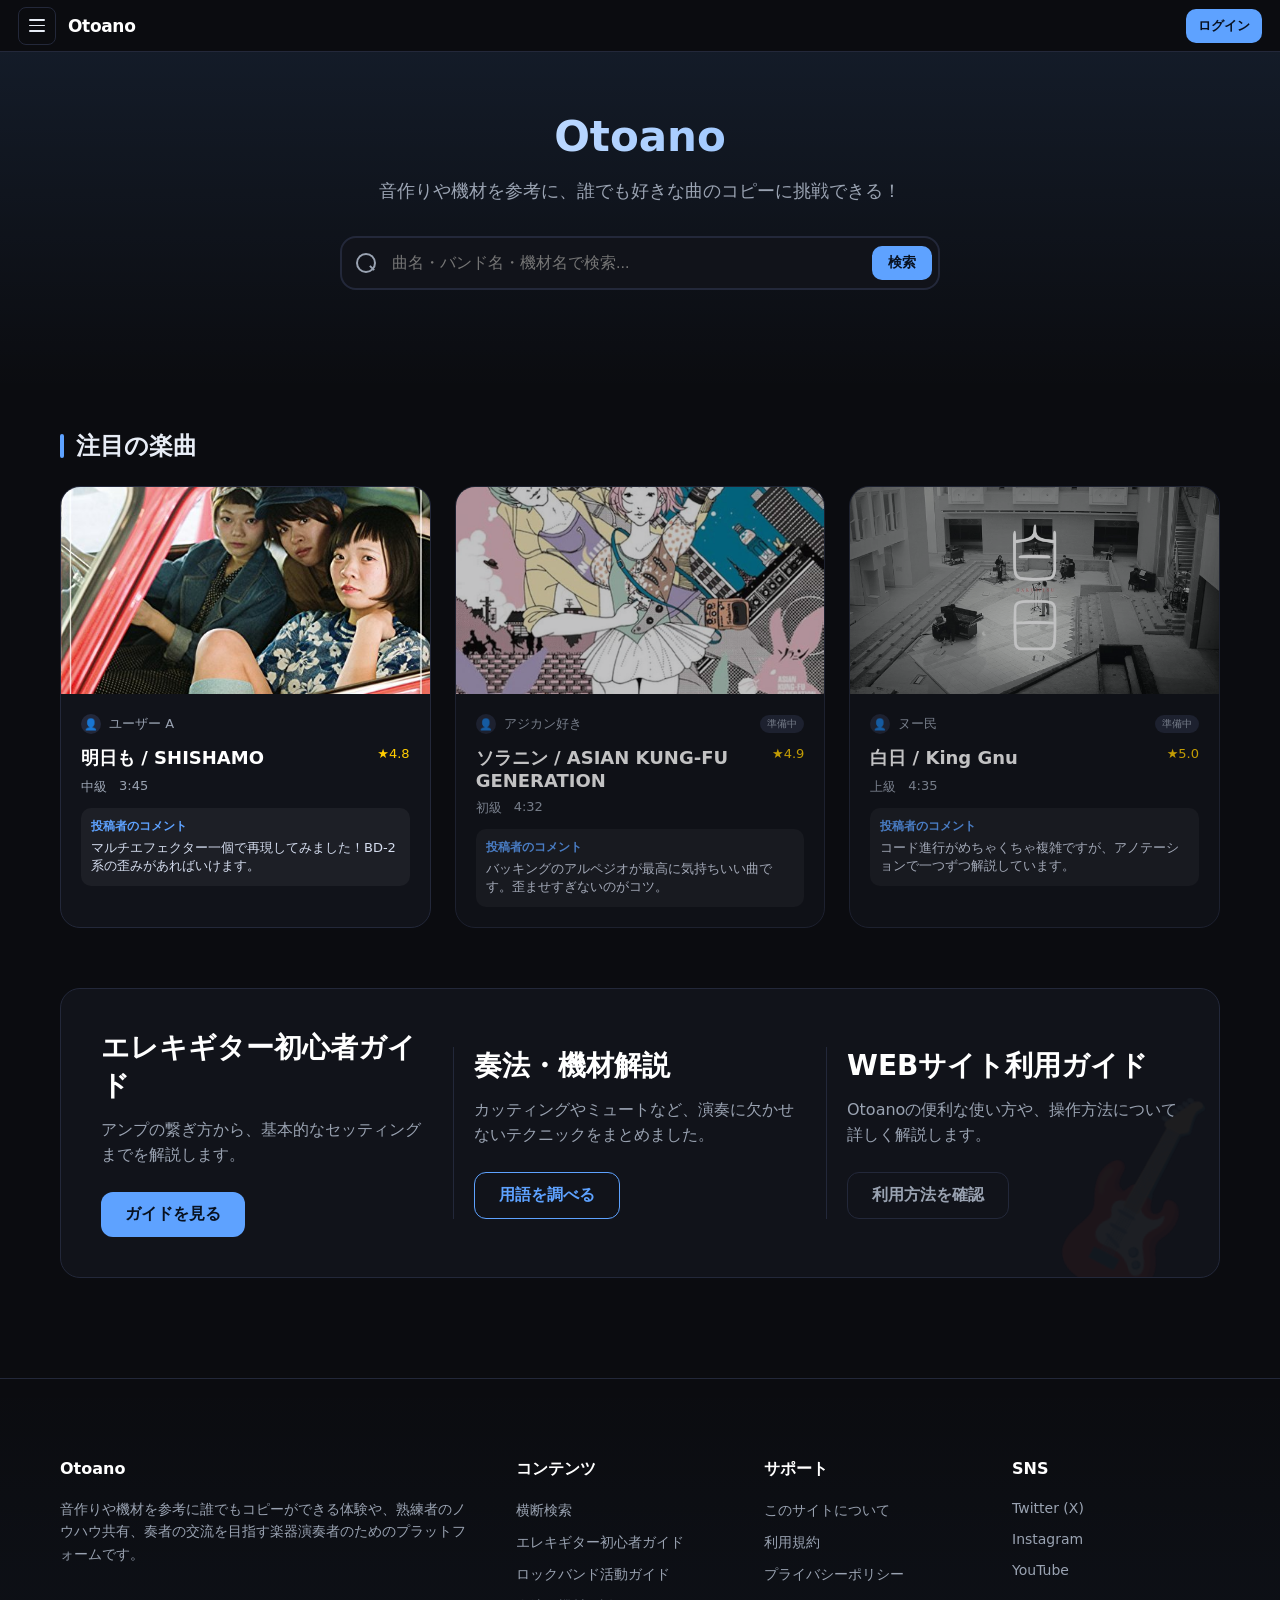
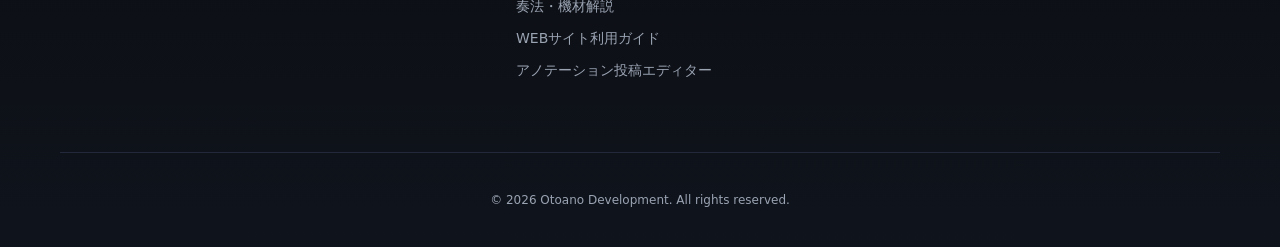
<file: index.html>
<!doctype html>
<html lang="ja">
<head>
  <meta charset="utf-8" />
  <meta name="viewport" content="width=device-width,initial-scale=1" />
  <title>Otoano Portal - 音楽学習ポータル</title>
  <link rel="stylesheet" href="style.css" />
</head>
<body>
<header>
  <button class="nav-btn" id="navBtn" aria-label="メニューを開く"><span></span><span></span><span></span></button>
  <a href="index.html" class="site-logo">Otoano</a>
  <div style="flex:1"></div>
  <button id="loginBtn">ログイン</button>
</header>


<section class="hero">
  <div class="container">
    <h1>Otoano</h1>
    <p>音作りや機材を参考に、誰でも好きな曲のコピーに挑戦できる！</p>
    
    <div class="search-wrap">
      <input type="text" placeholder="曲名・バンド名・機材名で検索..." id="searchInput" autocomplete="off" />
      <button class="search-submit-btn" id="searchSubmitBtn">検索</button>
    </div>
  </div>
</section>

<main class="container" style="display: block;">
  <h2 class="section-title">注目の楽曲</h2>
  <div class="portal-grid" id="songList">
    <p style="color:var(--muted);font-size:14px;grid-column:1/-1;text-align:center;padding:40px 0;">読み込み中…</p>
  </div>

  <section class="guide-banner" style="gap: 20px; flex-wrap: wrap;">
    <div class="text" style="flex: 1; min-width: 250px;">
      <h2>エレキギター初心者ガイド</h2>
      <p>アンプの繋ぎ方から、基本的なセッティングまでを解説します。</p>
      <a href="guide.html" class="btn-primary">ガイドを見る</a>
    </div>
    <div class="text" style="flex: 1; min-width: 250px; border-left: 1px solid var(--line); padding-left: 20px;">
      <h2>奏法・機材解説</h2>
      <p>カッティングやミュートなど、演奏に欠かせないテクニックをまとめました。</p>
      <a href="terms.html" class="btn-primary" style="background: transparent; border: 1px solid var(--accent); color: var(--accent);">用語を調べる</a>
    </div>
    <div class="text" style="flex: 1; min-width: 250px; border-left: 1px solid var(--line); padding-left: 20px;">
      <h2>WEBサイト利用ガイド</h2>
      <p>Otoanoの便利な使い方や、操作方法について詳しく解説します。</p>
      <a href="usage-guide.html" class="btn-primary" style="background: transparent; border: 1px solid var(--line); color: var(--muted);">利用方法を確認</a>
    </div>
  </section>
</main>

<footer class="site-footer">
  <div class="container">
    <div class="footer-grid">
      <div class="footer-col">
        <h4>Otoano</h4>
        <p>音作りや機材を参考に誰でもコピーができる体験や、熟練者のノウハウ共有、奏者の交流を目指す楽器演奏者のためのプラットフォームです。</p>
      </div>
      <div class="footer-col">
        <h4>コンテンツ</h4>
        <ul class="footer-links">
          <li><a href="search.html">横断検索</a></li>
          <li><a href="guide.html">エレキギター初心者ガイド</a></li>
          <li><a href="band-guide.html">ロックバンド活動ガイド</a></li>
          <li><a href="terms.html">奏法・機材解説</a></li>
          <li><a href="usage-guide.html">WEBサイト利用ガイド</a></li>
          <li><a href="upload.html">アノテーション投稿エディター</a></li>
        </ul>
      </div>
      <div class="footer-col">
        <h4>サポート</h4>
        <ul class="footer-links">
          <li><a href="#">このサイトについて</a></li>
          <li><a href="#">利用規約</a></li>
          <li><a href="#">プライバシーポリシー</a></li>
        </ul>
      </div>
      <div class="footer-col">
        <h4>SNS</h4>
        <ul class="footer-links">
          <li><a href="#">Twitter (X)</a></li>
          <li><a href="#">Instagram</a></li>
          <li><a href="#">YouTube</a></li>
        </ul>
      </div>
    </div>
    <div style="text-align: center; color: var(--muted); font-size: 12px; border-top: 1px solid var(--line); padding-top: 40px;">
      &copy; 2026 Otoano Development. All rights reserved.
    </div>
  </div>
</footer>
<!-- ナビゲーションパネル -->
<div class="nav-overlay" id="navOverlay"></div>
<nav class="nav-panel" id="navPanel">
  <div class="nav-panel-head">
    <a href="index.html" class="nav-panel-logo">Otoano</a>
    <button class="nav-panel-close" id="navClose">✕</button>
  </div>
  <div class="nav-panel-section">
    <div class="nav-panel-label">メイン</div>
    <a href="index.html" class="nav-current">ホーム</a>
    <a href="search.html">横断検索</a><a href="upload.html">アノテーション投稿</a>
  </div>
  <div class="nav-panel-section">
    <div class="nav-panel-label">ガイド</div>
    <a href="usage-guide.html">サイト利用ガイド</a>
    <a href="guide.html">エレキギター初心者ガイド</a>
    <a href="band-guide.html">バンド活動ガイド</a>
  </div>
  <div class="nav-panel-section">
    <div class="nav-panel-label">辞書</div>
    <a href="terms.html">奏法・機材解説</a>
  </div>
  <div class="nav-panel-section">
    <div class="nav-panel-label">ユーザー情報</div>
    <a href="account.html" class="nav-mypage-link">アカウント</a>
    <a href="history.html" class="nav-mypage-link">プレイ履歴</a>
    <a href="posts.html" class="nav-mypage-link">投稿管理</a>
  </div>
</nav>
<script src="vocab.js"></script>
<script src="songs.js"></script>
<script>
/* ===== 注目の楽曲（songs.json から動的生成） ===== */
loadSongs(function(songs) {
  var grid = document.getElementById('songList');
  var featured = songs.filter(function(s) { return s.featured; });
  if (!featured.length) {
    grid.innerHTML = '<p style="color:var(--muted);grid-column:1/-1;text-align:center;padding:40px;">楽曲が登録されていません。</p>';
    return;
  }
  grid.innerHTML = featured.map(buildCard).join('');
});

/* ===== ホーム検索バー ===== */
(function() {
  var input = document.getElementById('searchInput');
  var btn   = document.getElementById('searchSubmitBtn');

  function goSearch() {
    var q = input.value.trim();
    location.href = 'search.html' + (q ? '?q=' + encodeURIComponent(q) : '');
  }

  if (btn)   btn.addEventListener('click', goSearch);
  if (input) input.addEventListener('keydown', function(e) {
    if (e.key === 'Enter') goSearch();
  });
})();

/* ===== ナビパネル ===== */
(function(){
  var btn=document.getElementById('navBtn'),ov=document.getElementById('navOverlay'),pn=document.getElementById('navPanel'),cl=document.getElementById('navClose');
  function open(){ov.classList.add('open');pn.classList.add('open');}
  function close(){ov.classList.remove('open');pn.classList.remove('open');}
  if(btn)btn.addEventListener('click',open);
  if(cl)cl.addEventListener('click',close);
  if(ov)ov.addEventListener('click',close);
})();
</script>
</body>
</html>
</file>
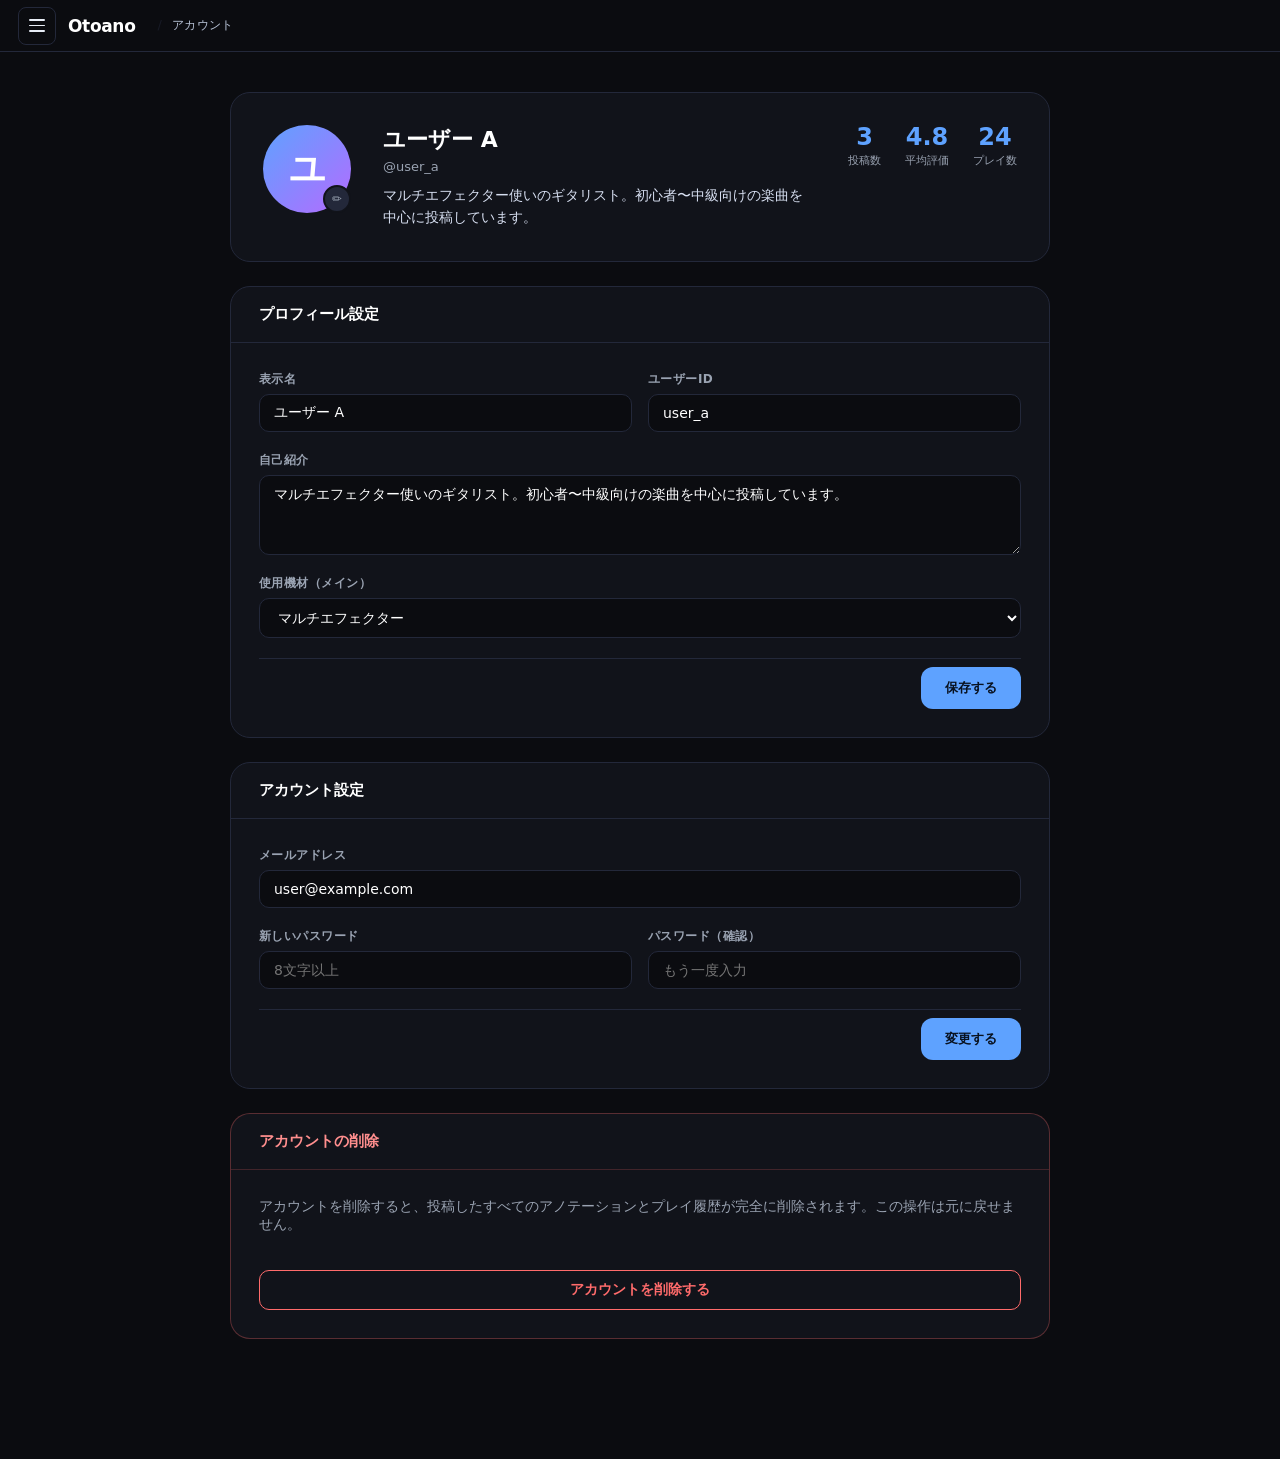
<file: account.html>
<!doctype html>
<html lang="ja">
<head>
  <meta charset="utf-8" />
  <meta name="viewport" content="width=device-width,initial-scale=1" />
  <title>アカウント - Otoano</title>
  <link rel="stylesheet" href="style.css" />
  <style>
    .account-wrap { max-width: 860px; margin: 40px auto; padding: 0 20px 80px; display: grid; gap: 24px; }

    .profile-card { background: var(--panel); border: 1px solid var(--line); border-radius: 20px; padding: 32px; display: flex; gap: 32px; align-items: flex-start; }
    .avatar-wrap { position: relative; flex-shrink: 0; }
    .avatar-circle { width: 88px; height: 88px; border-radius: 50%; background: linear-gradient(135deg, var(--accent), #b46bff); display: flex; align-items: center; justify-content: center; font-size: 36px; font-weight: 800; color: #fff; }
    .avatar-edit { position: absolute; bottom: 0; right: 0; width: 28px; height: 28px; background: var(--line); border: 2px solid var(--panel); border-radius: 50%; display: flex; align-items: center; justify-content: center; cursor: pointer; font-size: 12px; color: var(--muted); transition: background 0.2s; }
    .avatar-edit:hover { background: var(--accent); color: #08111f; }

    .profile-meta { flex: 1; }
    .profile-meta h1 { margin: 0 0 4px; font-size: 22px; color: #fff; }
    .profile-meta .handle { font-size: 13px; color: var(--muted); margin-bottom: 10px; }
    .profile-meta .bio { font-size: 14px; color: #d6def0; line-height: 1.6; margin: 0; }

    .profile-stats { display: flex; gap: 24px; flex-shrink: 0; }
    .stat-item { text-align: center; }
    .stat-num { font-size: 24px; font-weight: 800; color: var(--accent); line-height: 1; }
    .stat-label { font-size: 11px; color: var(--muted); margin-top: 4px; }

    .settings-card { background: var(--panel); border: 1px solid var(--line); border-radius: 20px; overflow: hidden; }
    .settings-card-head { padding: 18px 28px; border-bottom: 1px solid var(--line); display: flex; align-items: center; justify-content: space-between; }
    .settings-card-head h2 { margin: 0; font-size: 15px; color: #fff; font-weight: 700; }
    .settings-card-body { padding: 28px; display: grid; gap: 20px; }

    .field { display: grid; gap: 6px; }
    .field label { font-size: 12px; color: var(--muted); font-weight: 600; letter-spacing: 0.04em; }
    .field input, .field textarea, .field select {
      background: var(--bg); border: 1px solid var(--line); border-radius: 10px;
      color: #fff; padding: 10px 14px; font-size: 14px; font-family: inherit;
      transition: border-color 0.2s; width: 100%;
    }
    .field input:focus, .field textarea:focus { outline: none; border-color: var(--accent); }
    .field textarea { resize: vertical; min-height: 80px; }
    .field-row { display: grid; grid-template-columns: 1fr 1fr; gap: 16px; }

    .save-row { display: flex; justify-content: flex-end; padding-top: 8px; border-top: 1px solid var(--line); }
    .btn-danger { background: transparent; border: 1px solid #ff6b6b; color: #ff6b6b; padding: 10px 20px; border-radius: 10px; cursor: pointer; font-size: 14px; font-weight: 600; transition: background 0.2s; }
    .btn-danger:hover { background: rgba(255,107,107,0.1); }

    .danger-zone { border-color: rgba(255,107,107,0.3); }
    .danger-zone .settings-card-head { border-bottom-color: rgba(255,107,107,0.2); }
    .danger-zone .settings-card-head h2 { color: #ff8e8e; }

    @media (max-width: 640px) {
      .profile-card { flex-direction: column; gap: 20px; }
      .profile-stats { gap: 16px; }
      .field-row { grid-template-columns: 1fr; }
    }
  </style>
</head>
<body>
<header>
  <button class="nav-btn" id="navBtn" aria-label="メニューを開く"><span></span><span></span><span></span></button>
  <a href="index.html" class="site-logo">Otoano</a>
  <span class="header-page-label">アカウント</span>
  <div style="flex:1"></div>
</header>

<div class="account-wrap">

  <!-- プロフィールカード -->
  <div class="profile-card">
    <div class="avatar-wrap">
      <div class="avatar-circle">ユ</div>
      <div class="avatar-edit" title="アイコンを変更">✏</div>
    </div>
    <div class="profile-meta">
      <h1>ユーザー A</h1>
      <div class="handle">@user_a</div>
      <p class="bio">マルチエフェクター使いのギタリスト。初心者〜中級向けの楽曲を中心に投稿しています。</p>
    </div>
    <div class="profile-stats">
      <div class="stat-item">
        <div class="stat-num">3</div>
        <div class="stat-label">投稿数</div>
      </div>
      <div class="stat-item">
        <div class="stat-num">4.8</div>
        <div class="stat-label">平均評価</div>
      </div>
      <div class="stat-item">
        <div class="stat-num">24</div>
        <div class="stat-label">プレイ数</div>
      </div>
    </div>
  </div>

  <!-- プロフィール設定 -->
  <div class="settings-card">
    <div class="settings-card-head">
      <h2>プロフィール設定</h2>
    </div>
    <div class="settings-card-body">
      <div class="field-row">
        <div class="field">
          <label>表示名</label>
          <input type="text" value="ユーザー A" />
        </div>
        <div class="field">
          <label>ユーザーID</label>
          <input type="text" value="user_a" />
        </div>
      </div>
      <div class="field">
        <label>自己紹介</label>
        <textarea>マルチエフェクター使いのギタリスト。初心者〜中級向けの楽曲を中心に投稿しています。</textarea>
      </div>
      <div class="field">
        <label>使用機材（メイン）</label>
        <select>
          <option>マルチエフェクター</option>
          <option>ストラトタイプ</option>
          <option>レスポールタイプ</option>
          <option>真空管アンプ</option>
        </select>
      </div>
      <div class="save-row">
        <button class="btn-primary" onclick="alert('保存しました')">保存する</button>
      </div>
    </div>
  </div>

  <!-- アカウント設定 -->
  <div class="settings-card">
    <div class="settings-card-head">
      <h2>アカウント設定</h2>
    </div>
    <div class="settings-card-body">
      <div class="field">
        <label>メールアドレス</label>
        <input type="email" value="user@example.com" />
      </div>
      <div class="field-row">
        <div class="field">
          <label>新しいパスワード</label>
          <input type="password" placeholder="8文字以上" />
        </div>
        <div class="field">
          <label>パスワード（確認）</label>
          <input type="password" placeholder="もう一度入力" />
        </div>
      </div>
      <div class="save-row">
        <button class="btn-primary" onclick="alert('変更しました')">変更する</button>
      </div>
    </div>
  </div>

  <!-- 危険ゾーン -->
  <div class="settings-card danger-zone">
    <div class="settings-card-head">
      <h2>アカウントの削除</h2>
    </div>
    <div class="settings-card-body">
      <p style="font-size:14px; color:var(--muted); margin:0 0 16px;">アカウントを削除すると、投稿したすべてのアノテーションとプレイ履歴が完全に削除されます。この操作は元に戻せません。</p>
      <button class="btn-danger" onclick="alert('この機能は現在利用できません')">アカウントを削除する</button>
    </div>
  </div>

</div>

<div class="nav-overlay" id="navOverlay"></div>
<nav class="nav-panel" id="navPanel">
  <div class="nav-panel-head">
    <a href="index.html" class="nav-panel-logo">Otoano</a>
    <button class="nav-panel-close" id="navClose">✕</button>
  </div>
  <div class="nav-panel-section">
    <div class="nav-panel-label">メイン</div>
    <a href="index.html">ホーム</a>
    <a href="search.html">横断検索</a><a href="upload.html">アノテーション投稿</a>
  </div>
  <div class="nav-panel-section">
    <div class="nav-panel-label">ガイド</div>
    <a href="usage-guide.html">サイト利用ガイド</a>
    <a href="guide.html">エレキギター初心者ガイド</a>
    <a href="band-guide.html">バンド活動ガイド</a>
  </div>
  <div class="nav-panel-section">
    <div class="nav-panel-label">辞書</div>
    <a href="terms.html">奏法・機材解説</a>
  </div>
  <div class="nav-panel-section">
    <div class="nav-panel-label">ユーザー情報</div>
    <a href="account.html" class="nav-current">アカウント</a>
    <a href="history.html" class="nav-mypage-link">プレイ履歴</a>
    <a href="posts.html" class="nav-mypage-link">投稿管理</a>
  </div>
</nav>
<script>
(function(){
  var btn=document.getElementById('navBtn'),ov=document.getElementById('navOverlay'),pn=document.getElementById('navPanel'),cl=document.getElementById('navClose');
  function open(){ov.classList.add('open');pn.classList.add('open');}
  function close(){ov.classList.remove('open');pn.classList.remove('open');}
  if(btn)btn.addEventListener('click',open);
  if(cl)cl.addEventListener('click',close);
  if(ov)ov.addEventListener('click',close);
})();
</script>
</body>
</html>
</file>
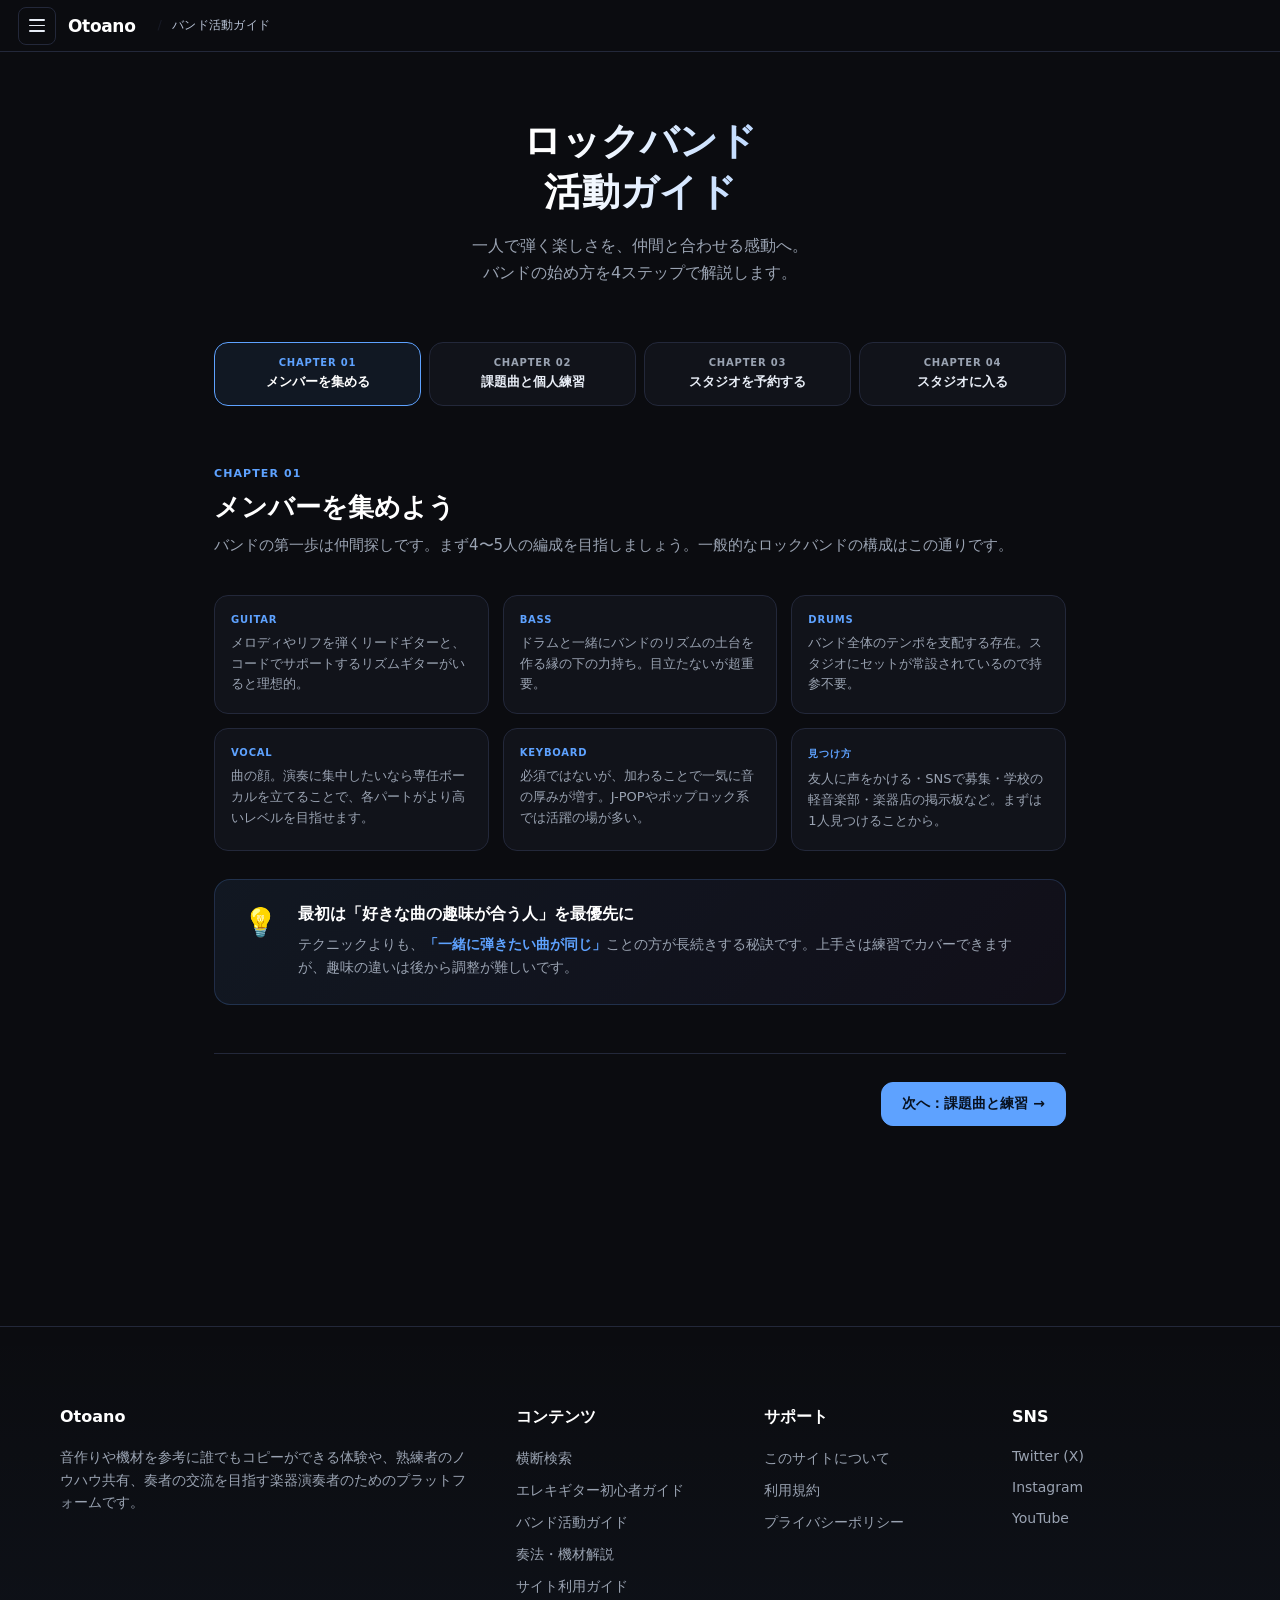
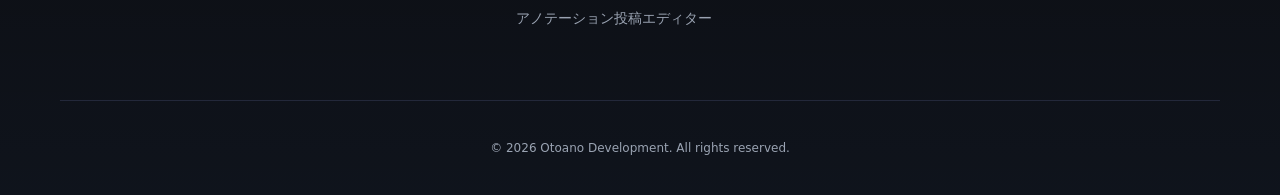
<file: band-guide.html>
<!doctype html>
<html lang="ja">
<head>
  <meta charset="utf-8" />
  <meta name="viewport" content="width=device-width,initial-scale=1" />
  <title>バンド活動ガイド - Otoano</title>
  <link rel="stylesheet" href="style.css" />
  <style>
    .guide-page { max-width: 900px; margin: 0 auto; padding: 0 24px 100px; }

    .page-hero { padding: 64px 0 56px; text-align: center; }
    .page-hero h1 { font-size: 38px; font-weight: 900; margin: 0 0 14px; background: linear-gradient(90deg,#fff 40%,var(--accent)); -webkit-background-clip:text; -webkit-text-fill-color:transparent; }
    .page-hero p { font-size: 16px; color: var(--muted); line-height: 1.7; max-width: 500px; margin: 0 auto; }

    /* Chapter tabs */
    .chapter-nav { display: grid; grid-template-columns: repeat(4, 1fr); gap: 8px; margin-bottom: 56px; }
    .chapter-btn { background: var(--panel); border: 1px solid var(--line); border-radius: 14px; padding: 14px 10px; cursor: pointer; font-family: inherit; text-align: center; transition: all 0.2s; }
    .chapter-btn:hover { border-color: rgba(94,162,255,0.4); }
    .chapter-btn.active { border-color: var(--accent); background: rgba(94,162,255,0.08); }
    .chapter-btn .ch-num { font-size: 10px; color: var(--muted); font-weight: 700; letter-spacing: 0.08em; margin-bottom: 6px; }
    .chapter-btn .ch-title { font-size: 13px; font-weight: 700; color: var(--text); line-height: 1.3; }
    .chapter-btn.active .ch-num { color: var(--accent); }
    .chapter-btn.active .ch-title { color: #fff; }

    /* Sections */
    .g-section { display: none; animation: fadeIn 0.3s ease; }
    .g-section.active { display: block; }
    @keyframes fadeIn { from { opacity:0; transform:translateY(8px); } to { opacity:1; transform:translateY(0); } }

    .section-tag { display: inline-block; font-size: 11px; font-weight: 700; color: var(--accent); letter-spacing: 0.1em; margin-bottom: 10px; }
    .section-heading { font-size: 26px; font-weight: 800; color: #fff; margin: 0 0 8px; }
    .section-lead { font-size: 15px; color: var(--muted); line-height: 1.7; margin: 0 0 36px; }

    /* Highlight block */
    .highlight-block { background: linear-gradient(135deg, rgba(94,162,255,0.08), rgba(180,107,255,0.04)); border: 1px solid rgba(94,162,255,0.2); border-radius: 16px; padding: 24px 28px; margin-bottom: 28px; display: flex; gap: 20px; align-items: flex-start; }
    .hl-icon { font-size: 28px; flex-shrink: 0; margin-top: 2px; }
    .hl-body h3 { font-size: 16px; font-weight: 700; color: #fff; margin: 0 0 8px; }
    .hl-body p { font-size: 14px; color: #9aa3b2; line-height: 1.7; margin: 0; }
    .hl-body strong { color: var(--accent); }

    /* Tips grid */
    .tips-grid { display: grid; grid-template-columns: repeat(3, 1fr); gap: 14px; margin-bottom: 28px; }
    .tip-card { background: var(--panel); border: 1px solid var(--line); border-radius: 14px; padding: 18px 16px; }
    .tip-card .tip-label { font-size: 10px; font-weight: 700; color: var(--accent); letter-spacing: 0.08em; margin-bottom: 8px; }
    .tip-card p { font-size: 13px; color: #9aa3b2; line-height: 1.6; margin: 0; }

    /* Two-col layout */
    .two-col { display: grid; grid-template-columns: 1fr 1fr; gap: 20px; margin-bottom: 28px; }
    .col-card { background: var(--panel); border: 1px solid var(--line); border-radius: 16px; padding: 24px 20px; }
    .col-card h4 { font-size: 14px; font-weight: 700; color: #fff; margin: 0 0 14px; display: flex; align-items: center; gap: 8px; }
    .col-card h4::before { content: ''; width: 3px; height: 14px; background: var(--accent); border-radius: 2px; flex-shrink: 0; }
    .col-card ul { padding-left: 16px; margin: 0; }
    .col-card li { font-size: 13px; color: #9aa3b2; line-height: 1.7; margin-bottom: 6px; }
    .col-card li::marker { color: var(--accent); }

    /* Steps */
    .steps { display: flex; flex-direction: column; }
    .step-row { display: grid; grid-template-columns: 52px 1fr; gap: 20px; position: relative; }
    .step-row:not(:last-child)::after { content: ''; position: absolute; left: 24px; top: 56px; bottom: -6px; width: 2px; background: linear-gradient(to bottom, var(--accent), var(--line)); }
    .step-num { width: 48px; height: 48px; border-radius: 50%; background: linear-gradient(135deg, var(--accent), #7ab8ff); color: #08111f; display: flex; align-items: center; justify-content: center; font-size: 16px; font-weight: 900; flex-shrink: 0; box-shadow: 0 4px 12px rgba(94,162,255,0.25); }
    .step-body { padding: 10px 0 36px; }
    .step-body h3 { font-size: 16px; font-weight: 700; color: #fff; margin: 0 0 8px; }
    .step-body p { font-size: 14px; color: #9aa3b2; line-height: 1.7; margin: 0; }

    /* Timeline for studio */
    .timeline { display: flex; flex-direction: column; gap: 12px; margin-bottom: 28px; }
    .tl-item { display: flex; gap: 16px; align-items: flex-start; background: var(--panel); border: 1px solid var(--line); border-radius: 14px; padding: 16px 18px; }
    .tl-time { font-size: 12px; font-weight: 700; color: var(--accent); white-space: nowrap; padding-top: 2px; min-width: 56px; }
    .tl-body h4 { font-size: 14px; font-weight: 700; color: #fff; margin: 0 0 4px; }
    .tl-body p { font-size: 12px; color: var(--muted); margin: 0; line-height: 1.5; }

    /* Accent note */
    .accent-note { background: rgba(94,162,255,0.06); border: 1px solid rgba(94,162,255,0.15); border-left: 3px solid var(--accent); border-radius: 0 12px 12px 0; padding: 14px 18px; font-size: 14px; color: #d6def0; line-height: 1.6; margin-bottom: 28px; }

    /* Nav */
    .section-nav { display: flex; justify-content: space-between; margin-top: 48px; padding-top: 28px; border-top: 1px solid var(--line); }
    .nav-link-btn { display: flex; align-items: center; gap: 8px; background: var(--panel); border: 1px solid var(--line); border-radius: 12px; padding: 12px 20px; color: var(--text); font-size: 14px; font-weight: 600; cursor: pointer; transition: border-color 0.2s, color 0.2s; font-family: inherit; }
    .nav-link-btn:hover { border-color: var(--accent); color: var(--accent); }
    .nav-link-btn.primary { background: var(--accent); border-color: var(--accent); color: #08111f; }
    .nav-link-btn.primary:hover { opacity: 0.9; color: #08111f; }

    /* CTA */
    .cta-box { background: linear-gradient(135deg, rgba(94,162,255,0.1), rgba(180,107,255,0.05)); border: 1px solid rgba(94,162,255,0.2); border-radius: 24px; padding: 48px 40px; text-align: center; margin-top: 40px; }
    .cta-box h2 { font-size: 22px; color: #fff; margin: 0 0 10px; }
    .cta-box p { color: var(--muted); font-size: 14px; margin: 0 0 24px; }

    @media (max-width: 640px) {
      .chapter-nav { grid-template-columns: repeat(2, 1fr); }
      .two-col, .tips-grid { grid-template-columns: 1fr; }
      .page-hero h1 { font-size: 28px; }
    }
  </style>
</head>
<body>
<header>
  <button class="nav-btn" id="navBtn" aria-label="メニューを開く"><span></span><span></span><span></span></button>
  <a href="index.html" class="site-logo">Otoano</a>
  <span class="header-page-label">バンド活動ガイド</span>
  <div style="flex:1"></div>
</header>

<div class="guide-page">
  <div class="page-hero">
    <h1>ロックバンド<br>活動ガイド</h1>
    <p>一人で弾く楽しさを、仲間と合わせる感動へ。<br>バンドの始め方を4ステップで解説します。</p>
  </div>

  <!-- Chapter nav -->
  <div class="chapter-nav">
    <button class="chapter-btn active" onclick="showSection(0)">
      <div class="ch-num">CHAPTER 01</div>
      <div class="ch-title">メンバーを集める</div>
    </button>
    <button class="chapter-btn" onclick="showSection(1)">
      <div class="ch-num">CHAPTER 02</div>
      <div class="ch-title">課題曲と個人練習</div>
    </button>
    <button class="chapter-btn" onclick="showSection(2)">
      <div class="ch-num">CHAPTER 03</div>
      <div class="ch-title">スタジオを予約する</div>
    </button>
    <button class="chapter-btn" onclick="showSection(3)">
      <div class="ch-num">CHAPTER 04</div>
      <div class="ch-title">スタジオに入る</div>
    </button>
  </div>

  <!-- CH 01: メンバー集め -->
  <div class="g-section active" id="gs-0">
    <div class="section-tag">CHAPTER 01</div>
    <div class="section-heading">メンバーを集めよう</div>
    <p class="section-lead">バンドの第一歩は仲間探しです。まず4〜5人の編成を目指しましょう。一般的なロックバンドの構成はこの通りです。</p>

    <div class="tips-grid">
      <div class="tip-card"><div class="tip-label">GUITAR</div><p>メロディやリフを弾くリードギターと、コードでサポートするリズムギターがいると理想的。</p></div>
      <div class="tip-card"><div class="tip-label">BASS</div><p>ドラムと一緒にバンドのリズムの土台を作る縁の下の力持ち。目立たないが超重要。</p></div>
      <div class="tip-card"><div class="tip-label">DRUMS</div><p>バンド全体のテンポを支配する存在。スタジオにセットが常設されているので持参不要。</p></div>
      <div class="tip-card"><div class="tip-label">VOCAL</div><p>曲の顔。演奏に集中したいなら専任ボーカルを立てることで、各パートがより高いレベルを目指せます。</p></div>
      <div class="tip-card"><div class="tip-label">KEYBOARD</div><p>必須ではないが、加わることで一気に音の厚みが増す。J-POPやポップロック系では活躍の場が多い。</p></div>
      <div class="tip-card"><div class="tip-label">見つけ方</div><p>友人に声をかける・SNSで募集・学校の軽音楽部・楽器店の掲示板など。まずは1人見つけることから。</p></div>
    </div>

    <div class="highlight-block">
      <div class="hl-icon">💡</div>
      <div class="hl-body">
        <h3>最初は「好きな曲の趣味が合う人」を最優先に</h3>
        <p>テクニックよりも、<strong>「一緒に弾きたい曲が同じ」</strong>ことの方が長続きする秘訣です。上手さは練習でカバーできますが、趣味の違いは後から調整が難しいです。</p>
      </div>
    </div>

    <div class="section-nav"><div></div><button class="nav-link-btn primary" onclick="showSection(1)">次へ：課題曲と練習 →</button></div>
  </div>

  <!-- CH 02: 個人練習 -->
  <div class="g-section" id="gs-1">
    <div class="section-tag">CHAPTER 02</div>
    <div class="section-heading">課題曲を決めて個人練習</div>
    <p class="section-lead">メンバーが揃ったら、まず全員でコピーする1曲を決めます。そしてスタジオに入る前に、<strong style="color:#fff;">各自が家で弾けるようにしておくこと</strong>が鉄則です。</p>

    <div class="highlight-block">
      <div class="hl-icon">🎯</div>
      <div class="hl-body">
        <h3>なぜ事前練習が大切なのか</h3>
        <p>スタジオは時間制（1時間単位）で費用がかかります。全員が個人練習を済ませてから合わせることで、限られた時間を「アンサンブルの磨き込み」に使えます。<strong>「スタジオで初見」は時間とお金の無駄</strong>になりがちです。</p>
      </div>
    </div>

    <div class="steps">
      <div class="step-row">
        <div class="step-num">1</div>
        <div class="step-body">
          <h3>Otoanoでアノテーションを探す</h3>
          <p>横断検索でコピーしたい曲を検索。コード進行・機材設定・奏法アドバイスが動画と連動して確認できます。投稿者のコメントも参考になります。</p>
        </div>
      </div>
      <div class="step-row">
        <div class="step-num">2</div>
        <div class="step-body">
          <h3>各パートで音源を確認する</h3>
          <p>プレイヤーの「パート別音源」ボタンから、ギター・ベース・ドラムなどのパートを個別に確認できます。自分のパートを集中して耳コピしましょう。</p>
        </div>
      </div>
      <div class="step-row">
        <div class="step-num">3</div>
        <div class="step-body">
          <h3>テンポを落として完璧にしてから上げる</h3>
          <p>最初からフルテンポで練習せず、70〜80%のテンポで正確に弾けるようにしてから徐々に速くするのが上達の近道です。</p>
        </div>
      </div>
    </div>

    <div class="section-nav"><button class="nav-link-btn" onclick="showSection(0)">← 戻る</button><button class="nav-link-btn primary" onclick="showSection(2)">次へ：スタジオ予約 →</button></div>
  </div>

  <!-- CH 03: スタジオ予約 -->
  <div class="g-section" id="gs-2">
    <div class="section-tag">CHAPTER 03</div>
    <div class="section-heading">音楽スタジオを予約しよう</div>
    <p class="section-lead">大きな音を出して合わせるには「リハーサルスタジオ」を使います。初めてでも手順は簡単です。</p>

    <div class="timeline">
      <div class="tl-item">
        <div class="tl-time">STEP 1</div>
        <div class="tl-body"><h4>スタジオを探す</h4><p>「地域名＋リハーサルスタジオ」で検索。チェーン店（サウンドスタジオノア、レインボースタジオなど）は全国展開で安心です。</p></div>
      </div>
      <div class="tl-item">
        <div class="tl-time">STEP 2</div>
        <div class="tl-body"><h4>Webまたは電話で予約</h4><p>日時・時間・人数・部屋のサイズを伝えて予約。初回は代表者が会員登録するのが一般的です。</p></div>
      </div>
      <div class="tl-item">
        <div class="tl-time">STEP 3</div>
        <div class="tl-body"><h4>料金を確認する</h4><p>1時間あたり1,000〜3,000円程度が目安（部屋のサイズや時間帯で変動）。人数で割ると一人あたりの負担は小さいです。</p></div>
      </div>
      <div class="tl-item">
        <div class="tl-time">当日</div>
        <div class="tl-body"><h4>5〜10分前に到着する</h4><p>受付でスタジオ名・予約者名を伝えます。初回は身分証を求められることがあります。</p></div>
      </div>
    </div>

    <div class="section-nav"><button class="nav-link-btn" onclick="showSection(1)">← 戻る</button><button class="nav-link-btn primary" onclick="showSection(3)">次へ：スタジオに入る →</button></div>
  </div>

  <!-- CH 04: スタジオ入り -->
  <div class="g-section" id="gs-3">
    <div class="section-tag">CHAPTER 04</div>
    <div class="section-heading">いざ、スタジオへ！</div>
    <p class="section-lead">「大型アンプを持っていないから…」と心配する必要はありません。スタジオには必要なものがすべて揃っています。</p>

    <div class="two-col">
      <div class="col-card">
        <h4>持っていくもの</h4>
        <ul>
          <li>自分の楽器（ギター・ベース）</li>
          <li>シールド（1〜2本）</li>
          <li>ピック・スティック</li>
          <li>チューナー</li>
          <li>エフェクターがあれば</li>
          <li>楽譜・セトリメモ</li>
        </ul>
      </div>
      <div class="col-card">
        <h4>スタジオにあるもの</h4>
        <ul>
          <li>大型ギターアンプ（Marshall等）</li>
          <li>ベース用アンプ</li>
          <li>ドラムセット一式</li>
          <li>マイク &amp; PAシステム</li>
          <li>モニタースピーカー</li>
          <li>電源タップ</li>
        </ul>
      </div>
    </div>

    <div class="accent-note">
      つまり、<strong>楽器と身の回りの小物さえ持っていけば</strong>、プロと同じ環境で練習できます。大きなアンプを買う必要はありません。
    </div>

    <div class="highlight-block">
      <div class="hl-icon">✓</div>
      <div class="hl-body">
        <h3>スタジオでの練習の進め方</h3>
        <p>①まずサウンドチェック（各楽器の音量バランスを整える）→ ②通し練習で全体の流れを確認 → ③気になるパートを重点的にくり返す、の順で進めると効率的です。最後に必ず通しで録音しておきましょう。</p>
      </div>
    </div>

    <div class="cta-box">
      <h2>初めて音が重なった瞬間の感動を。</h2>
      <p>Otoanoは、バンドを頑張るすべてのミュージシャンを応援しています。<br>まずはコピーする曲を探してみましょう。</p>
      <a href="search.html" class="btn-primary" style="padding:14px 36px; font-size:15px;">練習する曲を探す</a>
    </div>

    <div class="section-nav"><button class="nav-link-btn" onclick="showSection(2)">← 戻る</button><div></div></div>
  </div>
</div>

<footer class="site-footer">
  <div class="container">
    <div class="footer-grid">
      <div class="footer-col"><h4>Otoano</h4><p>音作りや機材を参考に誰でもコピーができる体験や、熟練者のノウハウ共有、奏者の交流を目指す楽器演奏者のためのプラットフォームです。</p></div>
      <div class="footer-col"><h4>コンテンツ</h4><ul class="footer-links"><li><a href="search.html">横断検索</a></li><li><a href="guide.html">エレキギター初心者ガイド</a></li><li><a href="band-guide.html">バンド活動ガイド</a></li><li><a href="terms.html">奏法・機材解説</a></li><li><a href="usage-guide.html">サイト利用ガイド</a></li><li><a href="upload.html">アノテーション投稿エディター</a></li></ul></div>
      <div class="footer-col"><h4>サポート</h4><ul class="footer-links"><li><a href="#">このサイトについて</a></li><li><a href="#">利用規約</a></li><li><a href="#">プライバシーポリシー</a></li></ul></div>
      <div class="footer-col"><h4>SNS</h4><ul class="footer-links"><li><a href="#">Twitter (X)</a></li><li><a href="#">Instagram</a></li><li><a href="#">YouTube</a></li></ul></div>
    </div>
    <div style="text-align:center;color:var(--muted);font-size:12px;border-top:1px solid var(--line);padding-top:40px;">&copy; 2026 Otoano Development. All rights reserved.</div>
  </div>
</footer>
<div class="nav-overlay" id="navOverlay"></div>
<nav class="nav-panel" id="navPanel">
  <div class="nav-panel-head"><a href="index.html" class="nav-panel-logo">Otoano</a><button class="nav-panel-close" id="navClose">✕</button></div>
  <div class="nav-panel-section"><div class="nav-panel-label">メイン</div><a href="index.html">ホーム</a><a href="search.html">横断検索</a><a href="upload.html">アノテーション投稿</a></div>
  <div class="nav-panel-section"><div class="nav-panel-label">ガイド</div><a href="usage-guide.html">サイト利用ガイド</a><a href="guide.html">エレキギター初心者ガイド</a><a href="band-guide.html" class="nav-current">バンド活動ガイド</a></div>
  <div class="nav-panel-section"><div class="nav-panel-label">辞書</div><a href="terms.html">奏法・機材解説</a></div>
  <div class="nav-panel-section"><div class="nav-panel-label">ユーザー情報</div><a href="account.html" class="nav-mypage-link">アカウント</a><a href="history.html" class="nav-mypage-link">プレイ履歴</a><a href="posts.html" class="nav-mypage-link">投稿管理</a></div>
</nav>
<script>
function showSection(idx) {
  document.querySelectorAll('.g-section').forEach(function(el,i){ el.classList.toggle('active', i===idx); });
  document.querySelectorAll('.chapter-btn').forEach(function(btn,i){ btn.classList.toggle('active', i===idx); });
  window.scrollTo({top:0, behavior:'smooth'});
}
(function(){
  var btn=document.getElementById('navBtn'),ov=document.getElementById('navOverlay'),pn=document.getElementById('navPanel'),cl=document.getElementById('navClose');
  function open(){ov.classList.add('open');pn.classList.add('open');}
  function close(){ov.classList.remove('open');pn.classList.remove('open');}
  if(btn)btn.addEventListener('click',open);
  if(cl)cl.addEventListener('click',close);
  if(ov)ov.addEventListener('click',close);
})();
</script>
</body>
</html>
</file>
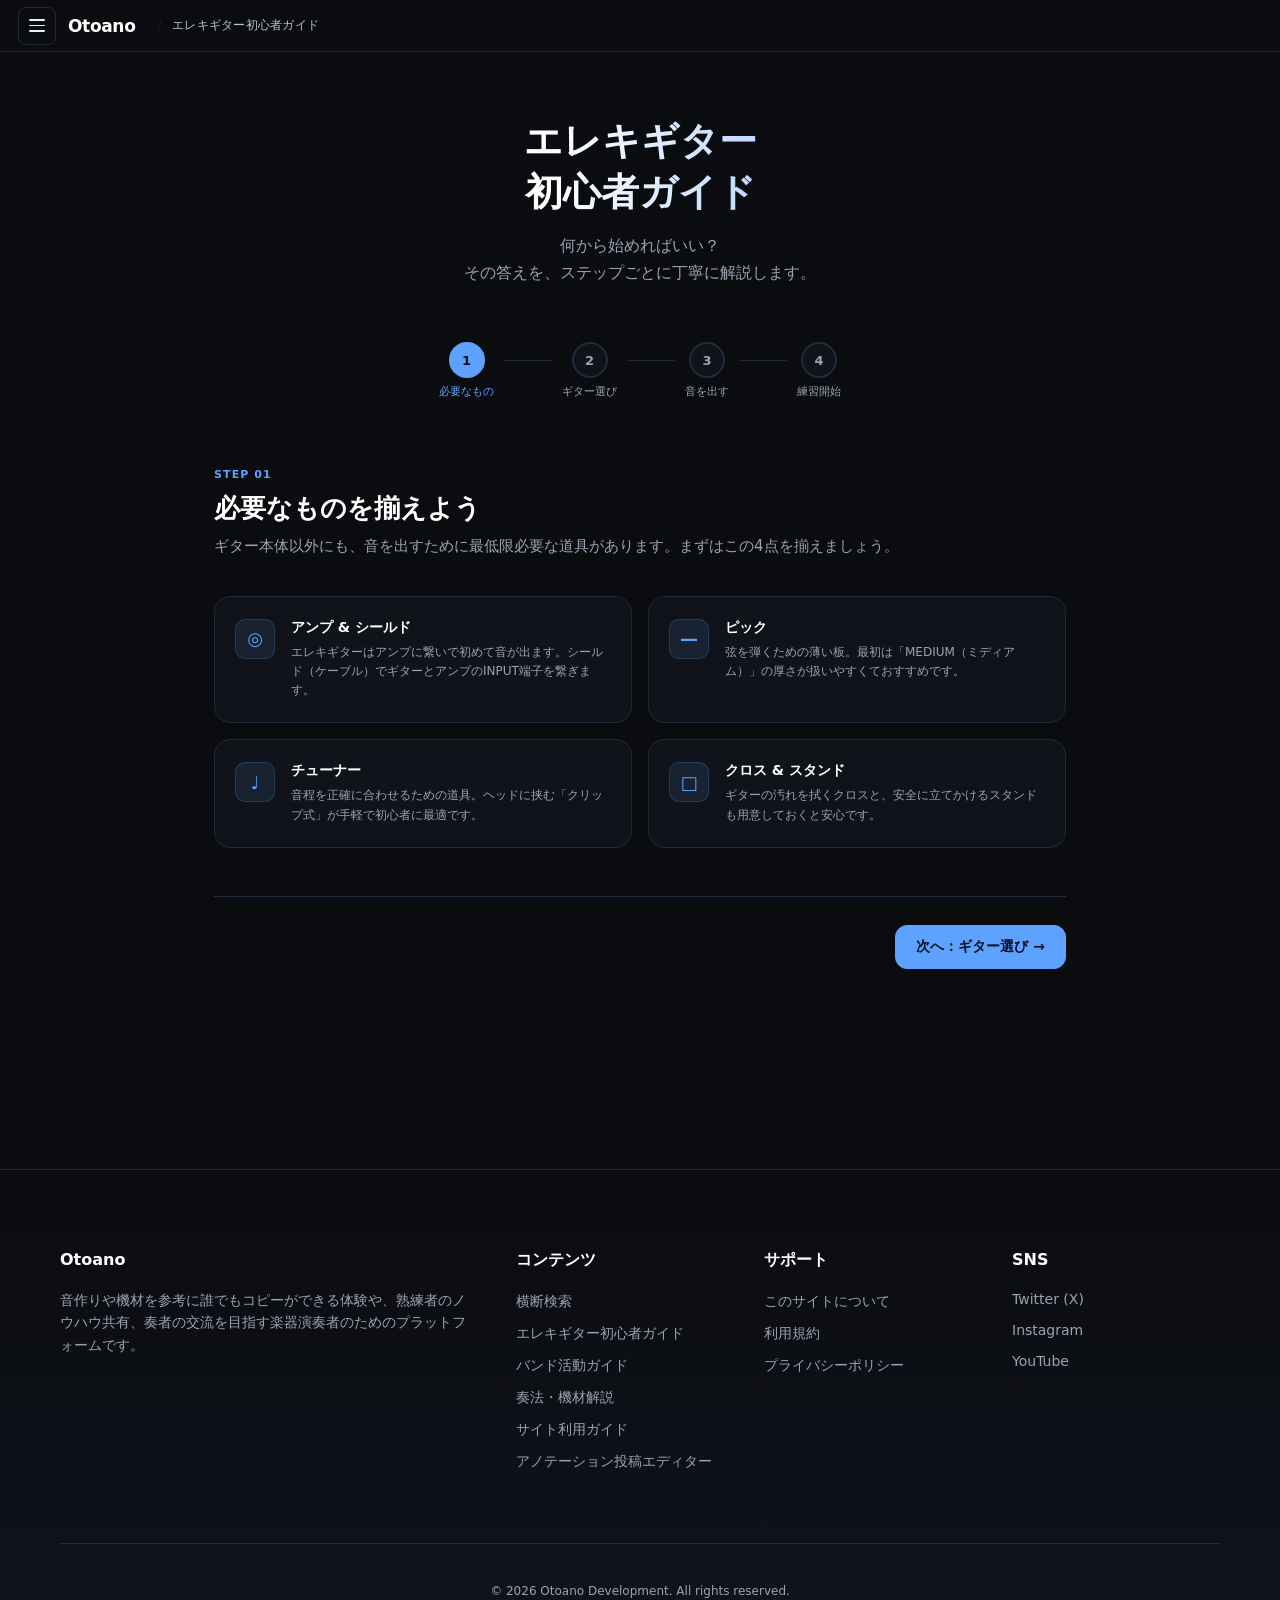
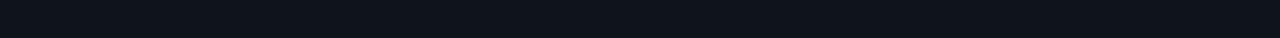
<file: guide.html>
<!doctype html>
<html lang="ja">
<head>
  <meta charset="utf-8" />
  <meta name="viewport" content="width=device-width,initial-scale=1" />
  <title>エレキギター初心者ガイド - Otoano</title>
  <link rel="stylesheet" href="style.css" />
  <style>
    .guide-page { max-width: 900px; margin: 0 auto; padding: 0 24px 100px; }
    .page-hero { padding: 64px 0 56px; text-align: center; }
    .page-hero h1 { font-size: 38px; font-weight: 900; margin: 0 0 14px; background: linear-gradient(90deg,#fff 40%,var(--accent)); -webkit-background-clip:text; -webkit-text-fill-color:transparent; }
    .page-hero p { font-size: 16px; color: var(--muted); line-height: 1.7; max-width: 500px; margin: 0 auto; }

    .progress-nav { display: flex; align-items: center; justify-content: center; gap: 0; margin-bottom: 64px; flex-wrap: wrap; }
    .progress-step { display: flex; align-items: center; }
    .pstep-btn { background: none; border: none; cursor: pointer; font-family: inherit; display: flex; flex-direction: column; align-items: center; gap: 6px; padding: 0 8px; }
    .pstep-circle { width: 36px; height: 36px; border-radius: 50%; border: 2px solid var(--line); background: var(--panel); color: var(--muted); font-size: 13px; font-weight: 700; display: flex; align-items: center; justify-content: center; transition: all 0.2s; }
    .pstep-btn:hover .pstep-circle, .pstep-btn.active .pstep-circle { background: var(--accent); border-color: var(--accent); color: #08111f; }
    .pstep-label { font-size: 11px; color: var(--muted); white-space: nowrap; }
    .pstep-btn.active .pstep-label { color: var(--accent); }
    .pstep-line { width: 48px; height: 1px; background: var(--line); margin: 0 2px; margin-bottom: 20px; flex-shrink: 0; }

    .g-section { display: none; animation: fadeIn 0.3s ease; }
    .g-section.active { display: block; }
    @keyframes fadeIn { from { opacity:0; transform:translateY(8px); } to { opacity:1; transform:translateY(0); } }

    .section-tag { display: inline-block; font-size: 11px; font-weight: 700; color: var(--accent); letter-spacing: 0.1em; margin-bottom: 10px; }
    .section-heading { font-size: 26px; font-weight: 800; color: #fff; margin: 0 0 8px; }
    .section-lead { font-size: 15px; color: var(--muted); line-height: 1.7; margin: 0 0 36px; }

    .item-grid { display: grid; grid-template-columns: repeat(2, 1fr); gap: 16px; margin-bottom: 36px; }
    .item-card { background: var(--panel); border: 1px solid var(--line); border-radius: 16px; padding: 22px 20px; display: flex; gap: 16px; align-items: flex-start; transition: border-color 0.2s; }
    .item-card:hover { border-color: rgba(94,162,255,0.4); }
    .item-icon { width: 40px; height: 40px; border-radius: 10px; background: rgba(94,162,255,0.1); border: 1px solid rgba(94,162,255,0.2); display: flex; align-items: center; justify-content: center; font-size: 18px; flex-shrink: 0; color: var(--accent); font-weight: 700; }
    .item-card h4 { font-size: 14px; font-weight: 700; color: #fff; margin: 0 0 6px; }
    .item-card p { font-size: 12px; color: var(--muted); line-height: 1.6; margin: 0; }

    .type-grid { display: grid; grid-template-columns: 1fr 1fr; gap: 20px; margin-bottom: 24px; }
    .type-card { background: var(--panel); border: 1px solid var(--line); border-radius: 18px; padding: 28px 24px; transition: border-color 0.2s, transform 0.2s; }
    .type-card:hover { transform: translateY(-4px); }
    .type-card.strat { border-top: 3px solid var(--accent); }
    .type-card.lp { border-top: 3px solid #ff6b6b; }
    .type-badge { display: inline-block; font-size: 11px; font-weight: 700; padding: 3px 10px; border-radius: 99px; margin-bottom: 12px; }
    .type-badge.blue { background: rgba(94,162,255,0.15); color: var(--accent); border: 1px solid rgba(94,162,255,0.3); }
    .type-badge.red { background: rgba(255,107,107,0.15); color: #ff8e8e; border: 1px solid rgba(255,107,107,0.3); }
    .type-card h3 { font-size: 17px; font-weight: 800; color: #fff; margin: 0 0 10px; }
    .type-card p { font-size: 13px; color: #9aa3b2; line-height: 1.7; margin: 0 0 16px; }
    .type-tag { display: inline-block; font-size: 11px; color: var(--muted); background: var(--bg); border: 1px solid var(--line); padding: 3px 10px; border-radius: 99px; margin: 2px; }
    .pick-note { background: rgba(94,162,255,0.06); border: 1px solid rgba(94,162,255,0.15); border-radius: 12px; padding: 16px 20px; font-size: 14px; color: #d6def0; line-height: 1.6; }
    .pick-note strong { color: var(--accent); }

    .steps { display: flex; flex-direction: column; gap: 0; }
    .step-row { display: grid; grid-template-columns: 56px 1fr; gap: 20px; position: relative; }
    .step-row:not(:last-child)::after { content: ''; position: absolute; left: 26px; top: 58px; bottom: -8px; width: 2px; background: linear-gradient(to bottom, var(--accent), var(--line)); }
    .step-num { width: 52px; height: 52px; border-radius: 50%; background: linear-gradient(135deg, var(--accent), #7ab8ff); color: #08111f; display: flex; align-items: center; justify-content: center; font-size: 18px; font-weight: 900; flex-shrink: 0; box-shadow: 0 4px 12px rgba(94,162,255,0.3); }
    .step-body { padding: 10px 0 40px; }
    .step-body h3 { font-size: 17px; font-weight: 700; color: #fff; margin: 0 0 8px; }
    .step-body p { font-size: 14px; color: #9aa3b2; line-height: 1.7; margin: 0 0 10px; }
    .step-note { font-size: 13px; color: var(--accent); font-weight: 600; }

    .tuning-row { display: flex; gap: 8px; margin: 16px 0; }
    .string-badge { display: flex; flex-direction: column; align-items: center; gap: 4px; }
    .string-num { font-size: 10px; color: var(--muted); }
    .string-note { width: 44px; height: 44px; border-radius: 50%; background: var(--panel); border: 2px solid var(--line); display: flex; align-items: center; justify-content: center; font-size: 16px; font-weight: 800; color: #fff; }
    .string-note.thick { border-color: rgba(94,162,255,0.5); }

    .section-nav { display: flex; justify-content: space-between; margin-top: 48px; padding-top: 28px; border-top: 1px solid var(--line); }
    .nav-link-btn { display: flex; align-items: center; gap: 8px; background: var(--panel); border: 1px solid var(--line); border-radius: 12px; padding: 12px 20px; color: var(--text); font-size: 14px; font-weight: 600; cursor: pointer; transition: border-color 0.2s, color 0.2s; font-family: inherit; }
    .nav-link-btn:hover { border-color: var(--accent); color: var(--accent); }
    .nav-link-btn.primary { background: var(--accent); border-color: var(--accent); color: #08111f; }
    .nav-link-btn.primary:hover { opacity: 0.9; color: #08111f; }

    .cta-box { background: linear-gradient(135deg, rgba(94,162,255,0.1), rgba(180,107,255,0.05)); border: 1px solid rgba(94,162,255,0.2); border-radius: 24px; padding: 48px 40px; text-align: center; }
    .cta-box h2 { font-size: 22px; color: #fff; margin: 0 0 10px; }
    .cta-box p { color: var(--muted); font-size: 14px; margin: 0 0 24px; }

    @media (max-width: 600px) {
      .item-grid, .type-grid { grid-template-columns: 1fr; }
      .pstep-line { width: 24px; }
      .page-hero h1 { font-size: 28px; }
    }
  </style>
</head>
<body>
<header>
  <button class="nav-btn" id="navBtn" aria-label="メニューを開く"><span></span><span></span><span></span></button>
  <a href="index.html" class="site-logo">Otoano</a>
  <span class="header-page-label">エレキギター初心者ガイド</span>
  <div style="flex:1"></div>
</header>

<div class="guide-page">
  <div class="page-hero">
    <h1>エレキギター<br>初心者ガイド</h1>
    <p>何から始めればいい？<br>その答えを、ステップごとに丁寧に解説します。</p>
  </div>

  <div class="progress-nav">
    <div class="progress-step">
      <button class="pstep-btn active" onclick="showSection(0)"><div class="pstep-circle">1</div><div class="pstep-label">必要なもの</div></button>
    </div>
    <div class="pstep-line"></div>
    <div class="progress-step">
      <button class="pstep-btn" onclick="showSection(1)"><div class="pstep-circle">2</div><div class="pstep-label">ギター選び</div></button>
    </div>
    <div class="pstep-line"></div>
    <div class="progress-step">
      <button class="pstep-btn" onclick="showSection(2)"><div class="pstep-circle">3</div><div class="pstep-label">音を出す</div></button>
    </div>
    <div class="pstep-line"></div>
    <div class="progress-step">
      <button class="pstep-btn" onclick="showSection(3)"><div class="pstep-circle">4</div><div class="pstep-label">練習開始</div></button>
    </div>
  </div>

  <!-- STEP 1 -->
  <div class="g-section active" id="gs-0">
    <div class="section-tag">STEP 01</div>
    <div class="section-heading">必要なものを揃えよう</div>
    <p class="section-lead">ギター本体以外にも、音を出すために最低限必要な道具があります。まずはこの4点を揃えましょう。</p>
    <div class="item-grid">
      <div class="item-card"><div class="item-icon">◎</div><div><h4>アンプ &amp; シールド</h4><p>エレキギターはアンプに繋いで初めて音が出ます。シールド（ケーブル）でギターとアンプのINPUT端子を繋ぎます。</p></div></div>
      <div class="item-card"><div class="item-icon">—</div><div><h4>ピック</h4><p>弦を弾くための薄い板。最初は「MEDIUM（ミディアム）」の厚さが扱いやすくておすすめです。</p></div></div>
      <div class="item-card"><div class="item-icon">♩</div><div><h4>チューナー</h4><p>音程を正確に合わせるための道具。ヘッドに挟む「クリップ式」が手軽で初心者に最適です。</p></div></div>
      <div class="item-card"><div class="item-icon">□</div><div><h4>クロス &amp; スタンド</h4><p>ギターの汚れを拭くクロスと、安全に立てかけるスタンドも用意しておくと安心です。</p></div></div>
    </div>
    <div class="section-nav"><div></div><button class="nav-link-btn primary" onclick="showSection(1)">次へ：ギター選び →</button></div>
  </div>

  <!-- STEP 2 -->
  <div class="g-section" id="gs-1">
    <div class="section-tag">STEP 02</div>
    <div class="section-heading">自分に合ったギターを選ぼう</div>
    <p class="section-lead">一番大切な基準は「見た目がかっこいいと思えるか」。弾きたいという気持ちが長続きする一番の秘訣です。</p>
    <div class="type-grid">
      <div class="type-card strat">
        <div class="type-badge blue">ストラトキャスター型</div>
        <h3>軽くて扱いやすい</h3>
        <p>軽量で長時間弾いても疲れにくく、どんなジャンルにも合わせやすいオールラウンダー。最も広く使われているモデルです。</p>
        <div><span class="type-tag">J-POP</span><span class="type-tag">ロック</span><span class="type-tag">ファンク</span></div>
      </div>
      <div class="type-card lp">
        <div class="type-badge red">レスポール型</div>
        <h3>パワフルな太い音</h3>
        <p>ずっしりとした重みのある音が特徴。ロックやハードロックをがっつり弾きたい方にぴったりのモデルです。</p>
        <div><span class="type-tag">ロック</span><span class="type-tag">ハードロック</span><span class="type-tag">ブルース</span></div>
      </div>
    </div>
    <div class="pick-note">迷ったら、<strong>好きなアーティストが弾いているギターと同じ形</strong>を選ぶのが最高のモチベーションになります。</div>
    <div class="section-nav"><button class="nav-link-btn" onclick="showSection(0)">← 戻る</button><button class="nav-link-btn primary" onclick="showSection(2)">次へ：音を出す →</button></div>
  </div>

  <!-- STEP 3 -->
  <div class="g-section" id="gs-2">
    <div class="section-tag">STEP 03</div>
    <div class="section-heading">正しい手順で音を出そう</div>
    <p class="section-lead">アンプの電源を入れる順番には決まりがあります。この手順を守ることで機材を傷めずに済みます。</p>
    <div class="steps">
      <div class="step-row">
        <div class="step-num">1</div>
        <div class="step-body">
          <h3>シールドを繋ぐ（電源OFFのまま）</h3>
          <p>アンプの電源が切れていることを確認してから、シールドをギターとアンプのINPUT端子に差し込みます。ギターのボリュームは0にしておきましょう。</p>
          <div class="step-note">必ずアンプの電源を入れる前にシールドを繋ぐこと。</div>
        </div>
      </div>
      <div class="step-row">
        <div class="step-num">2</div>
        <div class="step-body">
          <h3>アンプの電源をONにする</h3>
          <p>GAINとVOLUMEが0になっていることを確認してから電源を入れます。真空管アンプの場合は「STANDBY」スイッチも確認を。</p>
        </div>
      </div>
      <div class="step-row">
        <div class="step-num">3</div>
        <div class="step-body">
          <h3>音量を少しずつ上げる</h3>
          <p>GAINを少し上げてから、VOLUMEを徐々に上げていきます。ノイズが出る場合はギターのボリュームを絞ることで調整できます。</p>
        </div>
      </div>
    </div>
    <div class="section-nav"><button class="nav-link-btn" onclick="showSection(1)">← 戻る</button><button class="nav-link-btn primary" onclick="showSection(3)">次へ：練習開始 →</button></div>
  </div>

  <!-- STEP 4 -->
  <div class="g-section" id="gs-3">
    <div class="section-tag">STEP 04</div>
    <div class="section-heading">練習の第一歩</div>
    <p class="section-lead">音が出るようになったら、まずこの2つを習慣にしましょう。</p>
    <div class="steps">
      <div class="step-row">
        <div class="step-num">♩</div>
        <div class="step-body">
          <h3>チューニングから始める</h3>
          <p>弾く前は必ずチューナーで音を合わせます。6弦（最も太い弦）から順に「E・A・D・G・B・E」に合わせましょう。</p>
          <div class="tuning-row">
            <div class="string-badge"><div class="string-num">6弦</div><div class="string-note thick">E</div></div>
            <div class="string-badge"><div class="string-num">5弦</div><div class="string-note thick">A</div></div>
            <div class="string-badge"><div class="string-num">4弦</div><div class="string-note">D</div></div>
            <div class="string-badge"><div class="string-num">3弦</div><div class="string-note">G</div></div>
            <div class="string-badge"><div class="string-num">2弦</div><div class="string-note">B</div></div>
            <div class="string-badge"><div class="string-num">1弦</div><div class="string-note">E</div></div>
          </div>
        </div>
      </div>
      <div class="step-row">
        <div class="step-num">≡</div>
        <div class="step-body">
          <h3>TAB譜を読んで弾いてみる</h3>
          <p>ギター専用の楽譜「TAB（タブ）譜」は、何弦の何フレットを押さえるかを数字で示したものです。これさえ読めれば、好きな曲がすぐに弾けるようになります。</p>
        </div>
      </div>
    </div>
    <div class="cta-box" style="margin-top:40px;">
      <h2>準備はできましたか？</h2>
      <p>Otoanoのアノテーションで、さっそく練習を始めましょう。</p>
      <a href="search.html" class="btn-primary" style="padding:14px 36px; font-size:15px;">練習する曲を探す</a>
    </div>
    <div class="section-nav"><button class="nav-link-btn" onclick="showSection(2)">← 戻る</button><div></div></div>
  </div>
</div>

<footer class="site-footer">
  <div class="container">
    <div class="footer-grid">
      <div class="footer-col"><h4>Otoano</h4><p>音作りや機材を参考に誰でもコピーができる体験や、熟練者のノウハウ共有、奏者の交流を目指す楽器演奏者のためのプラットフォームです。</p></div>
      <div class="footer-col"><h4>コンテンツ</h4><ul class="footer-links"><li><a href="search.html">横断検索</a></li><li><a href="guide.html">エレキギター初心者ガイド</a></li><li><a href="band-guide.html">バンド活動ガイド</a></li><li><a href="terms.html">奏法・機材解説</a></li><li><a href="usage-guide.html">サイト利用ガイド</a></li><li><a href="upload.html">アノテーション投稿エディター</a></li></ul></div>
      <div class="footer-col"><h4>サポート</h4><ul class="footer-links"><li><a href="#">このサイトについて</a></li><li><a href="#">利用規約</a></li><li><a href="#">プライバシーポリシー</a></li></ul></div>
      <div class="footer-col"><h4>SNS</h4><ul class="footer-links"><li><a href="#">Twitter (X)</a></li><li><a href="#">Instagram</a></li><li><a href="#">YouTube</a></li></ul></div>
    </div>
    <div style="text-align:center;color:var(--muted);font-size:12px;border-top:1px solid var(--line);padding-top:40px;">&copy; 2026 Otoano Development. All rights reserved.</div>
  </div>
</footer>
<div class="nav-overlay" id="navOverlay"></div>
<nav class="nav-panel" id="navPanel">
  <div class="nav-panel-head"><a href="index.html" class="nav-panel-logo">Otoano</a><button class="nav-panel-close" id="navClose">✕</button></div>
  <div class="nav-panel-section"><div class="nav-panel-label">メイン</div><a href="index.html">ホーム</a><a href="search.html">横断検索</a><a href="upload.html">アノテーション投稿</a></div>
  <div class="nav-panel-section"><div class="nav-panel-label">ガイド</div><a href="usage-guide.html">サイト利用ガイド</a><a href="guide.html" class="nav-current">エレキギター初心者ガイド</a><a href="band-guide.html">バンド活動ガイド</a></div>
  <div class="nav-panel-section"><div class="nav-panel-label">辞書</div><a href="terms.html">奏法・機材解説</a></div>
  <div class="nav-panel-section"><div class="nav-panel-label">ユーザー情報</div><a href="account.html" class="nav-mypage-link">アカウント</a><a href="history.html" class="nav-mypage-link">プレイ履歴</a><a href="posts.html" class="nav-mypage-link">投稿管理</a></div>
</nav>
<script>
function showSection(idx) {
  document.querySelectorAll('.g-section').forEach(function(el,i){ el.classList.toggle('active', i===idx); });
  document.querySelectorAll('.pstep-btn').forEach(function(btn,i){ btn.classList.toggle('active', i===idx); });
  window.scrollTo({top:0, behavior:'smooth'});
}
(function(){
  var btn=document.getElementById('navBtn'),ov=document.getElementById('navOverlay'),pn=document.getElementById('navPanel'),cl=document.getElementById('navClose');
  function open(){ov.classList.add('open');pn.classList.add('open');}
  function close(){ov.classList.remove('open');pn.classList.remove('open');}
  if(btn)btn.addEventListener('click',open);
  if(cl)cl.addEventListener('click',close);
  if(ov)ov.addEventListener('click',close);
})();
</script>
</body>
</html>
</file>
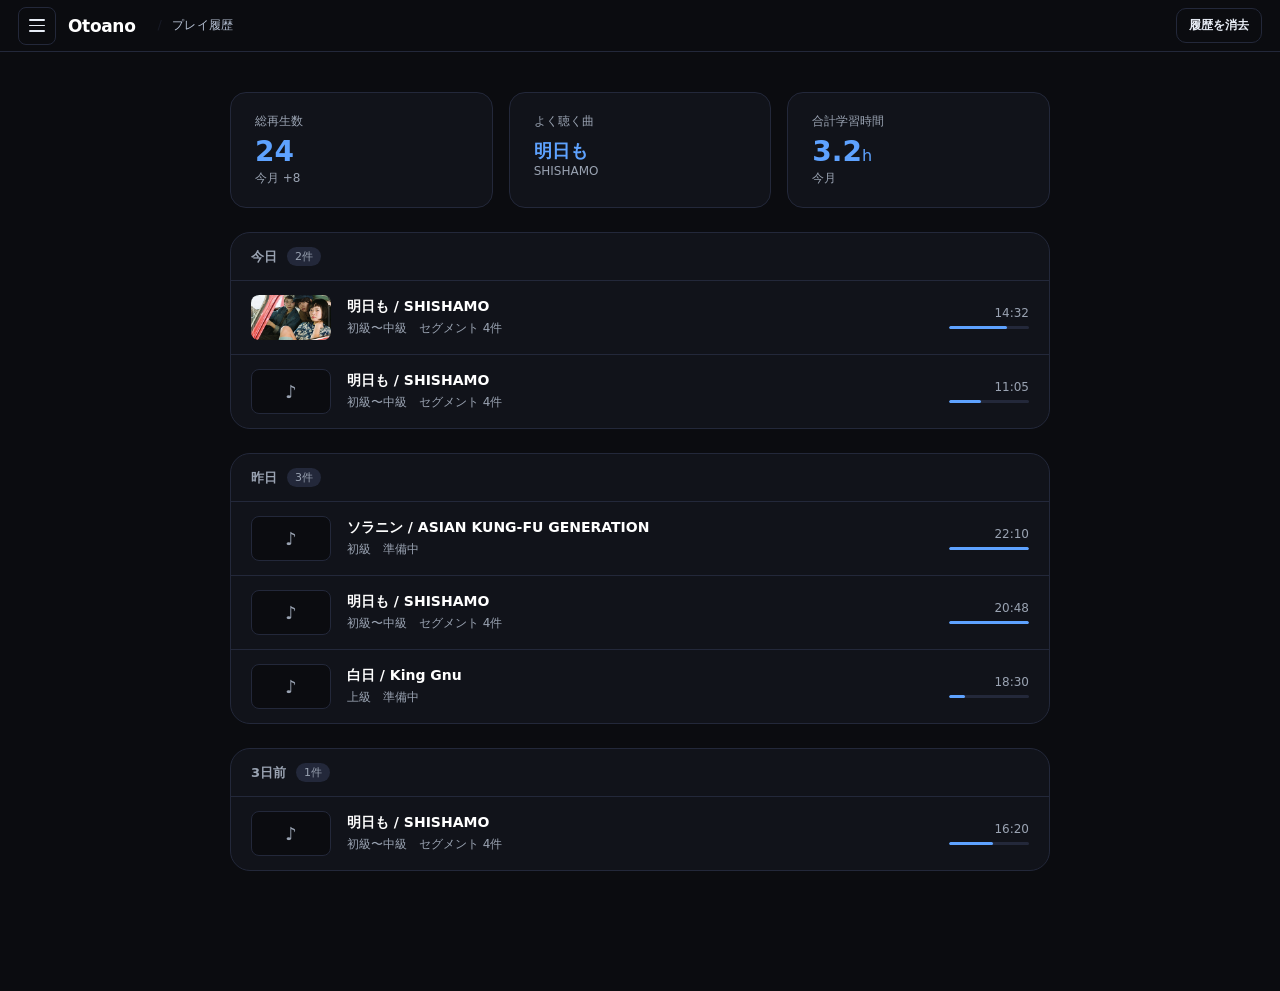
<file: history.html>
<!doctype html>
<html lang="ja">
<head>
  <meta charset="utf-8" />
  <meta name="viewport" content="width=device-width,initial-scale=1" />
  <title>プレイ履歴 - Otoano</title>
  <link rel="stylesheet" href="style.css" />
  <style>
    .history-wrap { max-width: 860px; margin: 40px auto; padding: 0 20px 80px; display: grid; gap: 24px; }

    .stats-row { display: grid; grid-template-columns: repeat(3, 1fr); gap: 16px; }
    .stat-card { background: var(--panel); border: 1px solid var(--line); border-radius: 16px; padding: 20px 24px; }
    .stat-card .label { font-size: 12px; color: var(--muted); margin-bottom: 8px; }
    .stat-card .value { font-size: 28px; font-weight: 800; color: var(--accent); line-height: 1; }
    .stat-card .sub { font-size: 12px; color: var(--muted); margin-top: 4px; }

    .history-group { background: var(--panel); border: 1px solid var(--line); border-radius: 20px; overflow: hidden; }
    .history-group-head { padding: 14px 20px; border-bottom: 1px solid var(--line); display: flex; align-items: center; gap: 10px; }
    .history-group-head h3 { margin: 0; font-size: 13px; color: var(--muted); font-weight: 600; }
    .history-group-head .count { font-size: 11px; color: var(--line); background: var(--line); color: var(--muted); padding: 2px 8px; border-radius: 99px; }

    .history-item { display: flex; align-items: center; gap: 16px; padding: 14px 20px; border-bottom: 1px solid var(--line); transition: background 0.15s; cursor: pointer; text-decoration: none; color: inherit; }
    .history-item:last-child { border-bottom: none; }
    .history-item:hover { background: rgba(255,255,255,0.03); }

    .history-thumb { width: 80px; height: 45px; border-radius: 8px; background: #000; object-fit: cover; flex-shrink: 0; }
    .history-thumb-placeholder { width: 80px; height: 45px; border-radius: 8px; background: var(--bg); border: 1px solid var(--line); flex-shrink: 0; display: flex; align-items: center; justify-content: center; color: var(--muted); font-size: 18px; }

    .history-info { flex: 1; min-width: 0; }
    .history-title { font-size: 14px; font-weight: 600; color: #fff; margin-bottom: 4px; white-space: nowrap; overflow: hidden; text-overflow: ellipsis; }
    .history-meta { font-size: 12px; color: var(--muted); display: flex; gap: 12px; }

    .history-right { text-align: right; flex-shrink: 0; }
    .history-time { font-size: 12px; color: var(--muted); }
    .history-progress { margin-top: 6px; width: 80px; height: 3px; background: var(--line); border-radius: 99px; overflow: hidden; }
    .history-progress-bar { height: 100%; background: var(--accent); border-radius: 99px; }

    .empty-state { text-align: center; padding: 60px 20px; color: var(--muted); }
    .empty-state .icon { font-size: 40px; margin-bottom: 16px; opacity: 0.4; }

    @media (max-width: 600px) {
      .stats-row { grid-template-columns: 1fr 1fr; }
      .history-thumb, .history-thumb-placeholder { width: 60px; height: 34px; }
    }
  </style>
</head>
<body>
<header>
  <button class="nav-btn" id="navBtn" aria-label="メニューを開く"><span></span><span></span><span></span></button>
  <a href="index.html" class="site-logo">Otoano</a>
  <span class="header-page-label">プレイ履歴</span>
  <div style="flex:1"></div>
  <button class="secondary" onclick="alert('履歴を削除しました')" style="font-size:12px;">履歴を消去</button>
</header>

<div class="history-wrap">

  <!-- サマリー -->
  <div class="stats-row">
    <div class="stat-card">
      <div class="label">総再生数</div>
      <div class="value">24</div>
      <div class="sub">今月 +8</div>
    </div>
    <div class="stat-card">
      <div class="label">よく聴く曲</div>
      <div class="value" style="font-size:18px; padding-top:4px;">明日も</div>
      <div class="sub">SHISHAMO</div>
    </div>
    <div class="stat-card">
      <div class="label">合計学習時間</div>
      <div class="value">3.2<span style="font-size:16px; font-weight:500;">h</span></div>
      <div class="sub">今月</div>
    </div>
  </div>

  <!-- 今日 -->
  <div class="history-group">
    <div class="history-group-head">
      <h3>今日</h3>
      <span class="count">2件</span>
    </div>
    <a href="player.html" class="history-item">
      <img class="history-thumb" src="imgs/ashita-mo-cover.jpg" alt="" onerror="this.style.display='none';this.nextElementSibling.style.display='flex';" />
      <div class="history-thumb-placeholder" style="display:none;">♪</div>
      <div class="history-info">
        <div class="history-title">明日も / SHISHAMO</div>
        <div class="history-meta">
          <span>初級〜中級</span>
          <span>セグメント 4件</span>
        </div>
      </div>
      <div class="history-right">
        <div class="history-time">14:32</div>
        <div class="history-progress"><div class="history-progress-bar" style="width:72%"></div></div>
      </div>
    </a>
    <a href="player.html" class="history-item">
      <div class="history-thumb-placeholder">♪</div>
      <div class="history-info">
        <div class="history-title">明日も / SHISHAMO</div>
        <div class="history-meta">
          <span>初級〜中級</span>
          <span>セグメント 4件</span>
        </div>
      </div>
      <div class="history-right">
        <div class="history-time">11:05</div>
        <div class="history-progress"><div class="history-progress-bar" style="width:40%"></div></div>
      </div>
    </a>
  </div>

  <!-- 昨日 -->
  <div class="history-group">
    <div class="history-group-head">
      <h3>昨日</h3>
      <span class="count">3件</span>
    </div>
    <a href="#" class="history-item">
      <div class="history-thumb-placeholder">♪</div>
      <div class="history-info">
        <div class="history-title">ソラニン / ASIAN KUNG-FU GENERATION</div>
        <div class="history-meta"><span>初級</span><span>準備中</span></div>
      </div>
      <div class="history-right">
        <div class="history-time">22:10</div>
        <div class="history-progress"><div class="history-progress-bar" style="width:100%"></div></div>
      </div>
    </a>
    <a href="player.html" class="history-item">
      <div class="history-thumb-placeholder">♪</div>
      <div class="history-info">
        <div class="history-title">明日も / SHISHAMO</div>
        <div class="history-meta"><span>初級〜中級</span><span>セグメント 4件</span></div>
      </div>
      <div class="history-right">
        <div class="history-time">20:48</div>
        <div class="history-progress"><div class="history-progress-bar" style="width:100%"></div></div>
      </div>
    </a>
    <a href="#" class="history-item">
      <div class="history-thumb-placeholder">♪</div>
      <div class="history-info">
        <div class="history-title">白日 / King Gnu</div>
        <div class="history-meta"><span>上級</span><span>準備中</span></div>
      </div>
      <div class="history-right">
        <div class="history-time">18:30</div>
        <div class="history-progress"><div class="history-progress-bar" style="width:20%"></div></div>
      </div>
    </a>
  </div>

  <!-- 3日前 -->
  <div class="history-group">
    <div class="history-group-head">
      <h3>3日前</h3>
      <span class="count">1件</span>
    </div>
    <a href="player.html" class="history-item">
      <div class="history-thumb-placeholder">♪</div>
      <div class="history-info">
        <div class="history-title">明日も / SHISHAMO</div>
        <div class="history-meta"><span>初級〜中級</span><span>セグメント 4件</span></div>
      </div>
      <div class="history-right">
        <div class="history-time">16:20</div>
        <div class="history-progress"><div class="history-progress-bar" style="width:55%"></div></div>
      </div>
    </a>
  </div>

</div>

<div class="nav-overlay" id="navOverlay"></div>
<nav class="nav-panel" id="navPanel">
  <div class="nav-panel-head">
    <a href="index.html" class="nav-panel-logo">Otoano</a>
    <button class="nav-panel-close" id="navClose">✕</button>
  </div>
  <div class="nav-panel-section">
    <div class="nav-panel-label">メイン</div>
    <a href="index.html">ホーム</a>
    <a href="search.html">横断検索</a><a href="upload.html">アノテーション投稿</a>
  </div>
  <div class="nav-panel-section">
    <div class="nav-panel-label">ガイド</div>
    <a href="usage-guide.html">サイト利用ガイド</a>
    <a href="guide.html">エレキギター初心者ガイド</a>
    <a href="band-guide.html">バンド活動ガイド</a>
  </div>
  <div class="nav-panel-section">
    <div class="nav-panel-label">辞書</div>
    <a href="terms.html">奏法・機材解説</a>
  </div>
  <div class="nav-panel-section">
    <div class="nav-panel-label">ユーザー情報</div>
    <a href="account.html" class="nav-mypage-link">アカウント</a>
    <a href="history.html" class="nav-current">プレイ履歴</a>
    <a href="posts.html" class="nav-mypage-link">投稿管理</a>
  </div>
</nav>
<script>
(function(){
  var btn=document.getElementById('navBtn'),ov=document.getElementById('navOverlay'),pn=document.getElementById('navPanel'),cl=document.getElementById('navClose');
  function open(){ov.classList.add('open');pn.classList.add('open');}
  function close(){ov.classList.remove('open');pn.classList.remove('open');}
  if(btn)btn.addEventListener('click',open);
  if(cl)cl.addEventListener('click',close);
  if(ov)ov.addEventListener('click',close);
})();
</script>
</body>
</html>
</file>
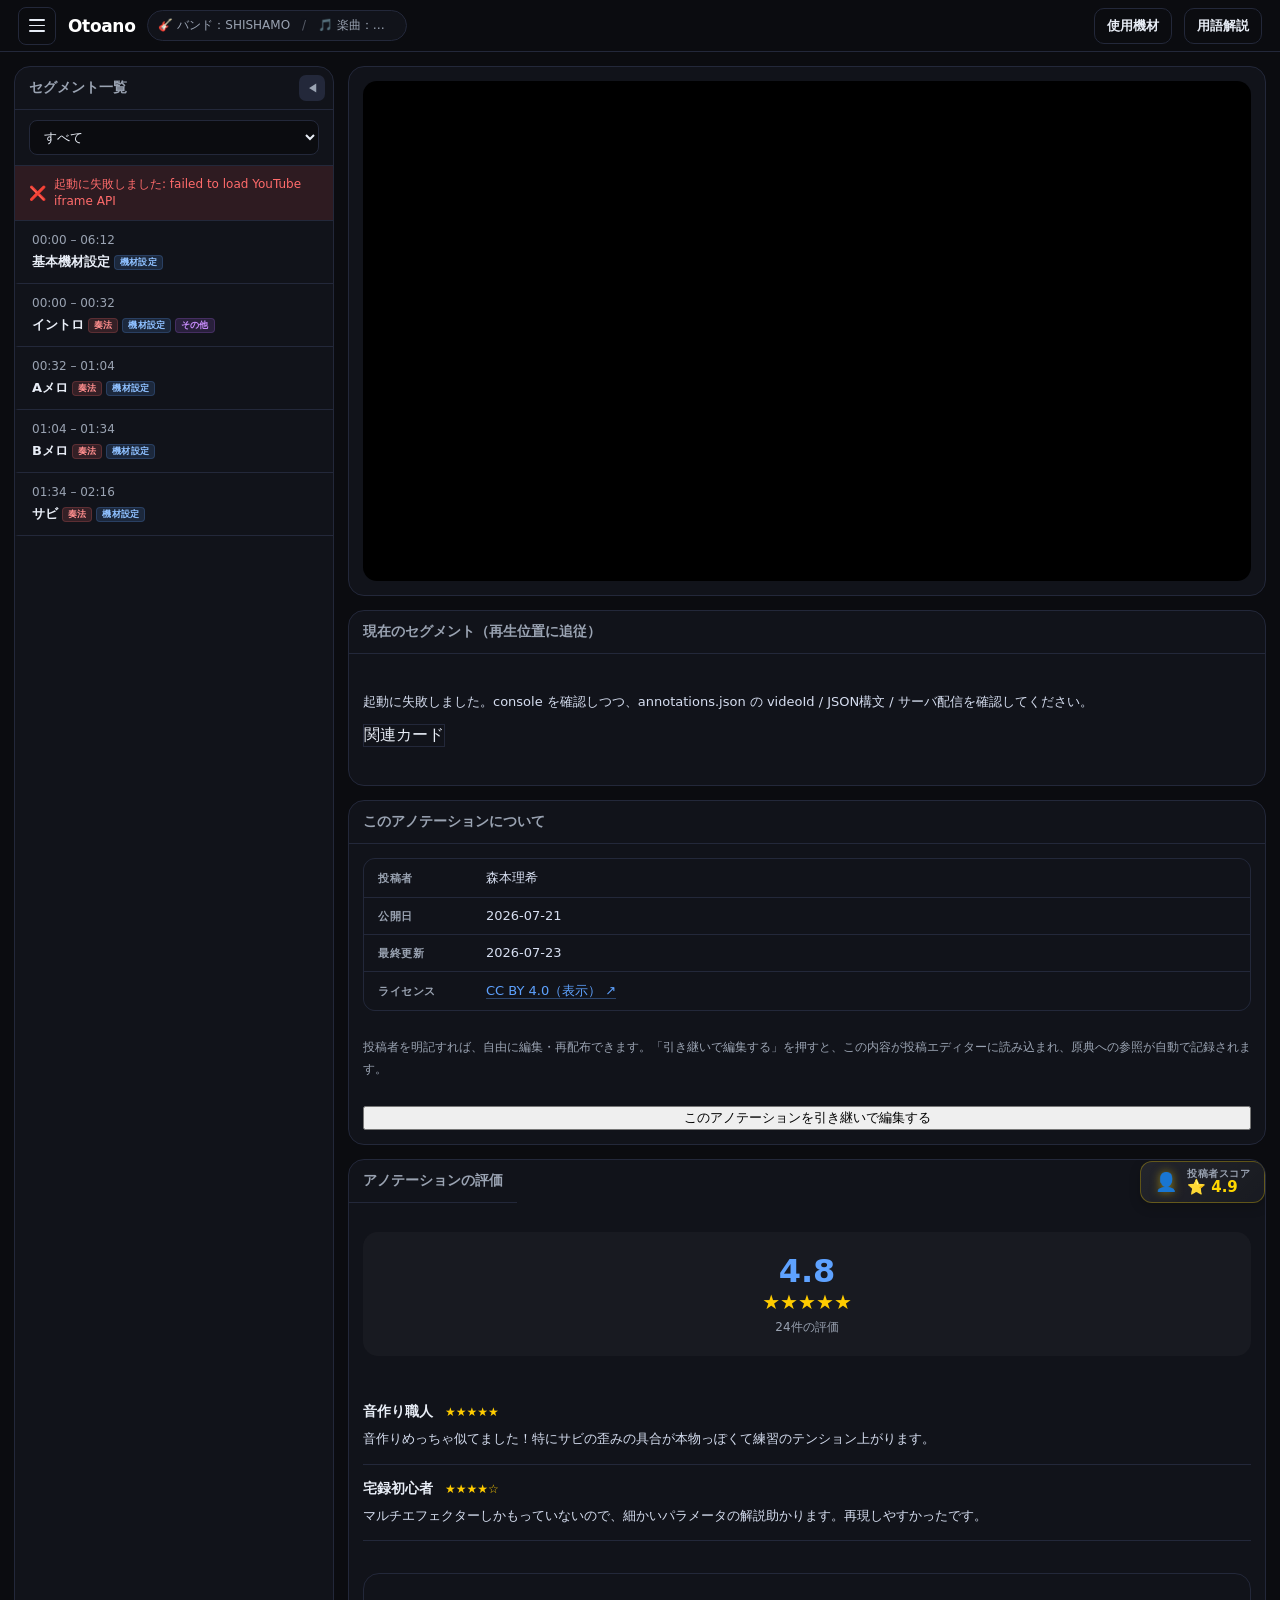
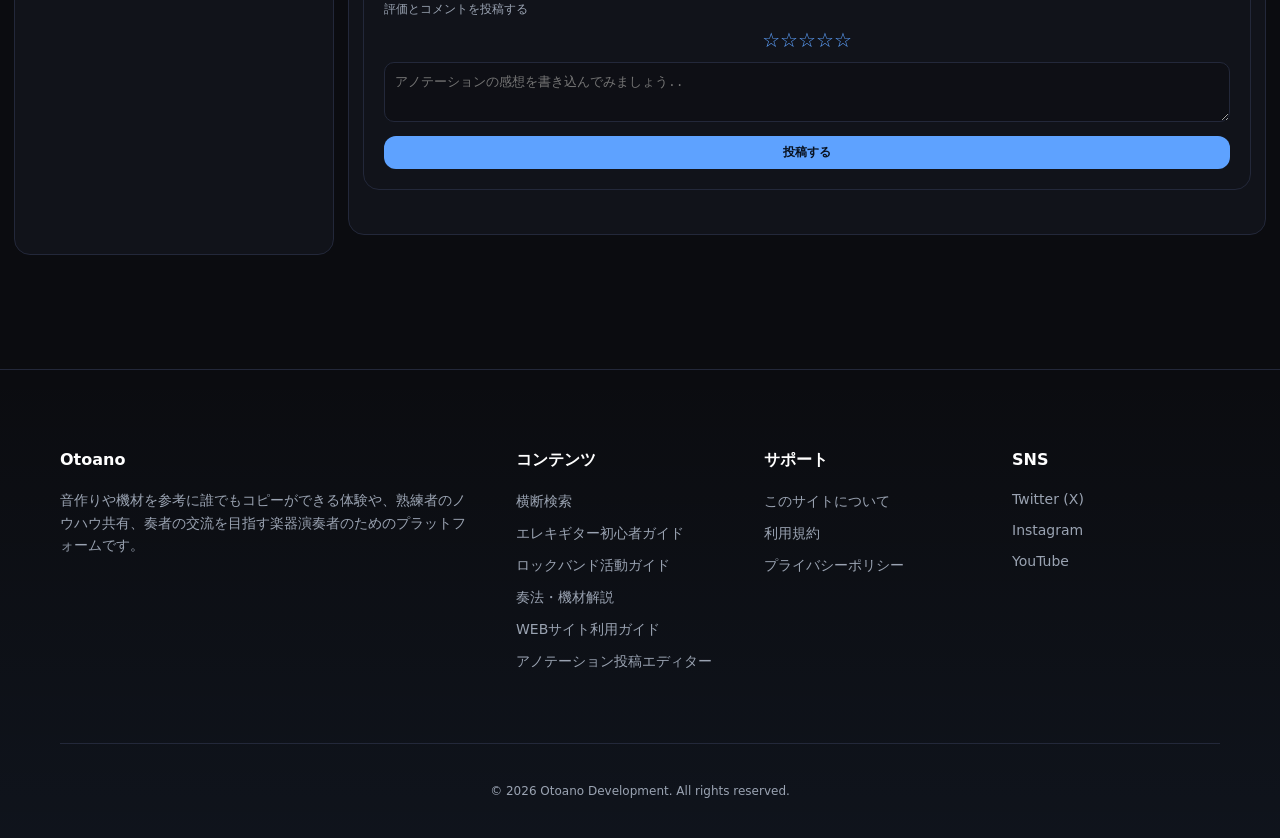
<file: player.html>
<!doctype html>
<html lang="ja">
<head>
  <meta charset="utf-8" />
  <meta name="viewport" content="width=device-width,initial-scale=1" />
  <title>Otoano Player</title>
  <link rel="stylesheet" href="style.css" />
</head>
<body>
<header>
  <button class="nav-btn" id="navBtn" aria-label="メニューを開く"><span></span><span></span><span></span></button>
  <a href="index.html" class="site-logo">Otoano</a>
  <div class="pill" id="songTitleDisplay" style="max-width:260px; overflow:hidden; text-overflow:ellipsis; white-space:nowrap;">読み込み中…</div>
  <div style="flex:1"></div>
  <button class="secondary" id="gearInfoBtn">使用機材</button>
  <button class="secondary" id="knowledgeBtn">用語解説</button>
</header>


<main>
  <section class="card" id="segmentsCard">
    <button class="sidebar-toggle" id="sidebarToggle"></button>
    <h2 id="segmentsHeader">セグメント一覧</h2>
    <div class="category-filter" id="categoryFilterWrap" style="display:none;">
      <select id="categorySelect"></select>
    </div>
    <div class="system-messages" id="systemMessages"></div>
    <div class="segments" id="segments"></div>
  </section>

  <section class="layoutRight">
    <div class="card" id="playerCard">
      <div id="playerWrap">
        <div id="player"></div>
      </div>
    </div>

    <div class="card activeArea">
      <h2>現在のセグメント（再生位置に追従）</h2>
      <div class="activeBody">
        <div class="activeTitle" id="activeTitle"></div>
        <div class="activeMeta" id="activeMeta"></div>
        <div class="activeDesc" id="activeDesc">再生を開始すると、該当セグメントが表示されます。</div>

        <div>
          <div class="pill" style="display:inline-block; margin-bottom:10px;">関連カード</div>
          <div class="items" id="activeItems"></div>
        </div>
      </div>
    </div>

    <!-- 出典・ライセンスと引き継ぎ編集（共創のための導線） -->
    <div class="card" id="creditCard" style="display:none;">
      <h2>このアノテーションについて</h2>
      <div class="activeBody">
        <div class="credit-list">
          <div class="credit-row"><span class="credit-key">投稿者</span><span class="credit-val" id="creditCreator">—</span></div>
          <div class="credit-row"><span class="credit-key">公開日</span><span class="credit-val" id="creditCreated">—</span></div>
          <div class="credit-row"><span class="credit-key">最終更新</span><span class="credit-val" id="creditModified">—</span></div>
          <div class="credit-row"><span class="credit-key">ライセンス</span><span class="credit-val" id="creditLicense">—</span></div>
          <div class="credit-row" id="creditBasedOnRow" style="display:none;"><span class="credit-key">原典</span><span class="credit-val" id="creditBasedOn">—</span></div>
        </div>
        <p class="credit-note" id="creditNote"></p>
        <button class="primary" id="forkBtn">このアノテーションを引き継いで編集する</button>
      </div>
    </div>

    <!-- アノテーション評価セクション -->
    <div class="card" id="reviewsCard" style="margin-bottom: 20px;">
      <div style="display: flex; justify-content: space-between; align-items: center; margin-bottom: 15px;">
        <h2 style="margin: 0;">アノテーションの評価</h2>
        <!-- 投稿者信頼度バッジ -->
        <div style="background: linear-gradient(135deg, rgba(255,255,255,0.08), rgba(255,255,255,0.03)); padding: 6px 14px; border-radius: 12px; border: 1px solid rgba(255,215,0,0.3); display: flex; align-items: center; gap: 10px; box-shadow: 0 4px 12px rgba(0,0,0,0.2);">
          <div style="font-size: 18px; filter: drop-shadow(0 0 5px rgba(255,215,0,0.5));">👤</div>
          <div style="display: flex; flex-direction: column; line-height: 1.1;">
            <span style="font-size: 10px; color: var(--muted); font-weight: bold; letter-spacing: 0.5px;">投稿者スコア</span>
            <span style="font-size: 15px; font-weight: 900; color: #ffd700;">⭐ 4.9</span>
          </div>
        </div>
        </div>
      <div class="activeBody">
        <div style="display: flex; align-items: center; justify-content: center; padding: 20px; background: rgba(255,255,255,0.03); border-radius: 15px; margin-bottom: 20px;">
          <div style="text-align: center;">
            <div style="font-size: 32px; font-weight: bold; color: var(--accent);">4.8</div>
            <div class="stars" style="font-size: 20px;">★★★★★</div>
            <div style="font-size: 12px; color: var(--muted); margin-top: 5px;">24件の評価</div>
          </div>
        </div>
        
        <div class="review-list">
          <div class="review-card" style="background: transparent; border: none; border-bottom: 1px solid var(--line); padding: 15px 0; border-radius: 0; margin-bottom: 0;">
            <div class="review-header" style="margin-bottom: 8px;">
              <div class="user-name" style="font-size: 14px; font-weight: bold;">音作り職人</div>
              <div class="stars" style="font-size: 12px;">★★★★★</div>
            </div>
            <p class="review-text" style="font-size: 13px; margin: 0; color: #d6def0; line-height: 1.5;">音作りめっちゃ似てました！特にサビの歪みの具合が本物っぽくて練習のテンション上がります。</p>
          </div>

          <div class="review-card" style="background: transparent; border: none; border-bottom: 1px solid var(--line); padding: 15px 0; border-radius: 0; margin-bottom: 0;">
            <div class="review-header" style="margin-bottom: 8px;">
              <div class="user-name" style="font-size: 14px; font-weight: bold;">宅録初心者</div>
              <div class="stars" style="font-size: 12px;">★★★★☆</div>
            </div>
            <p class="review-text" style="font-size: 13px; margin: 0; color: #d6def0; line-height: 1.5;">マルチエフェクターしかもっていないので、細かいパラメータの解説助かります。再現しやすかったです。</p>
          </div>
        </div>

        <div class="review-form" style="margin-top: 20px; border-top: 1px solid var(--line); padding-top: 15px;">
          <p style="font-size: 12px; color: var(--muted); margin-bottom: 10px;">評価とコメントを投稿する</p>
          <div class="star-rating-input" style="font-size: 20px; color: var(--accent); cursor: pointer; text-align: center; margin-bottom: 10px;">
            ☆☆☆☆☆
          </div>
          <textarea placeholder="アノテーションの感想を書き込んでみましょう.." style="width: 100%; background: rgba(0,0,0,0.2); border: 1px solid var(--line); border-radius: 10px; color: #fff; padding: 10px; font-size: 13px; margin-bottom: 10px; min-height: 60px;"></textarea>
          <button class="btn-primary" style="width: 100%; font-size:12px; padding:8px 16px;">投稿する</button>
        </div>
      </div>
    </div>
  </section>
</main>

<footer class="site-footer">
  <div class="container">
    <div class="footer-grid">
      <div class="footer-col">
        <h4>Otoano</h4>
        <p>音作りや機材を参考に誰でもコピーができる体験や、熟練者のノウハウ共有、奏者の交流を目指す楽器演奏者のためのプラットフォームです。</p>
      </div>
      <div class="footer-col">
        <h4>コンテンツ</h4>
        <ul class="footer-links">
          <li><a href="search.html">横断検索</a></li>
          <li><a href="guide.html">エレキギター初心者ガイド</a></li>
          <li><a href="band-guide.html">ロックバンド活動ガイド</a></li>
          <li><a href="terms.html">奏法・機材解説</a></li>
          <li><a href="usage-guide.html">WEBサイト利用ガイド</a></li>
          <li><a href="upload.html">アノテーション投稿エディター</a></li>
        </ul>
      </div>
      <div class="footer-col">
        <h4>サポート</h4>
        <ul class="footer-links">
          <li><a href="#">このサイトについて</a></li>
          <li><a href="#">利用規約</a></li>
          <li><a href="#">プライバシーポリシー</a></li>
        </ul>
      </div>
      <div class="footer-col">
        <h4>SNS</h4>
        <ul class="footer-links">
          <li><a href="#">Twitter (X)</a></li>
          <li><a href="#">Instagram</a></li>
          <li><a href="#">YouTube</a></li>
        </ul>
      </div>
    </div>
    <div style="text-align: center; color: var(--muted); font-size: 12px; border-top: 1px solid var(--line); padding-top: 40px;">
      &copy; 2026 Otoano Development. All rights reserved.
    </div>
  </div>
</footer>

<div class="modal-overlay" id="gearInfoModal" style="display: none;">
  <div class="modal-content card">
    <h2 id="gearInfoHeader">使用機材</h2>
    <button class="modal-close" id="gearInfoCloseBtn">×</button>
    <div class="items" id="gearInfoItems"></div>
  </div>
</div>


<div class="modal-overlay" id="knowledgeModal" style="display: none;">
  <div class="modal-content card">
    <h2 id="knowledgeHeader">用語解説</h2>
    <button class="modal-close" id="knowledgeCloseBtn">×</button>
    <div class="items" id="knowledgeItems"></div>
  </div>
</div>

<script src="vocab.js"></script>
<script src="script.js"></script>
<div class="nav-overlay" id="navOverlay"></div>
<nav class="nav-panel" id="navPanel">
  <div class="nav-panel-head">
    <a href="index.html" class="nav-panel-logo">Otoano</a>
    <button class="nav-panel-close" id="navClose">✕</button>
  </div>
  <div class="nav-panel-section">
    <div class="nav-panel-label">メイン</div>
    <a href="index.html">ホーム</a>
    <a href="search.html">横断検索</a><a href="upload.html">アノテーション投稿</a>
  </div>
  <div class="nav-panel-section">
    <div class="nav-panel-label">ガイド</div>
    <a href="usage-guide.html">サイト利用ガイド</a>
    <a href="guide.html">エレキギター初心者ガイド</a>
    <a href="band-guide.html">バンド活動ガイド</a>
  </div>
  <div class="nav-panel-section">
    <div class="nav-panel-label">辞書</div>
    <a href="terms.html">奏法・機材解説</a>
  </div>
  <div class="nav-panel-section">
    <div class="nav-panel-label">ユーザー情報</div>
    <a href="account.html" class="nav-mypage-link">アカウント</a>
    <a href="history.html" class="nav-mypage-link">プレイ履歴</a>
    <a href="posts.html" class="nav-mypage-link">投稿管理</a>
  </div>
</nav>
<script>
(function(){
  var btn=document.getElementById('navBtn'),ov=document.getElementById('navOverlay'),pn=document.getElementById('navPanel'),cl=document.getElementById('navClose');
  function open(){ov.classList.add('open');pn.classList.add('open');}
  function close(){ov.classList.remove('open');pn.classList.remove('open');}
  if(btn)btn.addEventListener('click',open);
  if(cl)cl.addEventListener('click',close);
  if(ov)ov.addEventListener('click',close);
})();
</script>
</body>
</html>
</file>
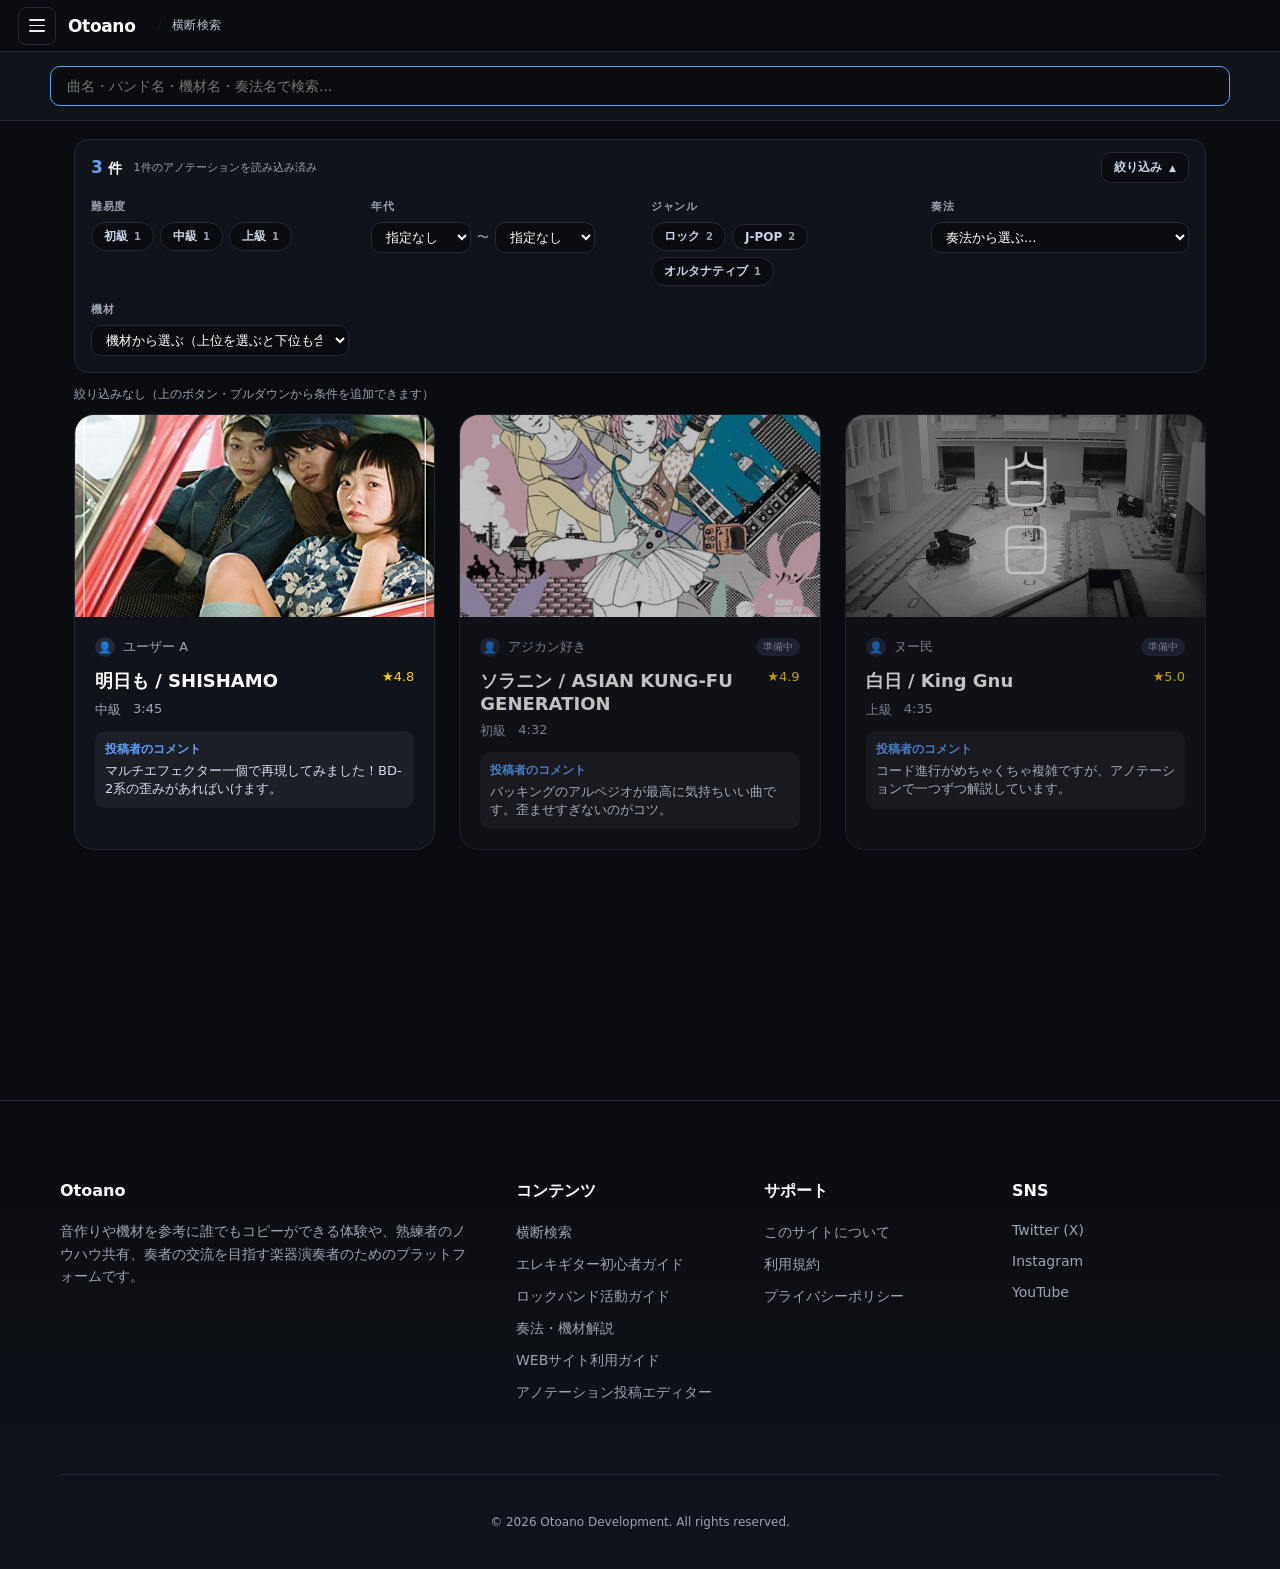
<file: search.html>
<!doctype html>
<html lang="ja">
<head>
  <meta charset="utf-8" />
  <meta name="viewport" content="width=device-width,initial-scale=1" />
  <title>横断検索 - Otoano</title>
  <link rel="stylesheet" href="style.css" />
</head>
<body>
<header>
  <button class="nav-btn" id="navBtn" aria-label="メニューを開く"><span></span><span></span><span></span></button>
  <a href="index.html" class="site-logo">Otoano</a>
  <span class="header-page-label">横断検索</span>
  <div style="flex:1"></div>
</header>

<style>
  /* ===== 横断検索：構造化データによる絞り込み（ボタン＋プルダウン） ===== */
  /* 画面上部を横断する全幅の検索バー */
  .fs-topbar { background: var(--panel); border-bottom: 1px solid var(--line); padding: 14px 24px; }
  .fs-topbar input { display: block; width: 100%; max-width: 1180px; margin: 0 auto; padding: 11px 16px; background: var(--bg); border: 1px solid var(--line); border-radius: 10px; color: #fff; font-size: 14px; font-family: inherit; }
  .fs-topbar input:focus { outline: none; border-color: var(--accent); }

  /* style.css の main{display:grid} を打ち消して通常フローに戻す */
  main.fs-wrap { display: block; max-width: 1180px; margin: 0 auto; padding: 18px 24px 90px; gap: 0; }

  /* 絞り込みパネル：ヘッダー（件数＋開閉ボタン）＋本体（条件を横に並べる） */
  .fs-panel { background: var(--panel); border: 1px solid var(--line); border-radius: 14px; margin-bottom: 14px; overflow: hidden; }
  .fs-panel-head { display: flex; align-items: center; gap: 12px; padding: 12px 16px; }
  .fs-panel-head .fi-count { font-size: 13.5px; font-weight: 700; color: #fff; }
  .fs-panel-head .fi-count b { color: var(--accent); font-size: 17px; }
  .fs-panel-head .fi-note { font-size: 11px; color: var(--muted); }
  /* 右上の開閉ボタン（押すと本体が縦に閉じる） */
  .fs-collapse { margin-left: auto; display: inline-flex; align-items: center; gap: 7px; font-size: 12px; font-weight: 700; font-family: inherit; color: #c8d3e8; background: var(--bg); border: 1px solid var(--line); border-radius: 10px; padding: 6px 12px; cursor: pointer; }
  .fs-collapse:hover { border-color: var(--accent); color: #fff; }
  .fs-collapse .ft-arrow { font-size: 9px; transition: transform 0.2s; }
  .fs-collapse.collapsed .ft-arrow { transform: rotate(180deg); }

  .fs-panel-body { display: grid; grid-template-columns: repeat(auto-fit, minmax(210px, 1fr)); gap: 16px 22px; padding: 4px 16px 16px; }
  .fs-panel-body.collapsed { display: none; }
  .fs-row { display: flex; flex-direction: column; gap: 8px; min-width: 0; }
  .fs-row-label { font-size: 11px; font-weight: 700; color: var(--muted); letter-spacing: 0.05em; }
  .fs-row-body { display: flex; flex-wrap: wrap; gap: 6px; align-items: center; }
  .fs-row-empty { font-size: 11.5px; color: var(--muted); }
  /* 年代の範囲指定 */
  .fs-range { display: flex; align-items: center; gap: 6px; flex-wrap: wrap; }
  .fs-range .fsel { flex: 1 1 84px; min-width: 84px; }
  .fs-range-sep { color: var(--muted); font-size: 12px; }

  /* トグルボタン（項目数が少ない軸） */
  .fbtn { display: inline-flex; align-items: center; gap: 6px; font-size: 12px; font-weight: 600; font-family: inherit; color: #c8d3e8; background: var(--bg); border: 1px solid var(--line); border-radius: 99px; padding: 5px 12px; cursor: pointer; transition: all 0.15s; }
  .fbtn:hover { border-color: rgba(94,162,255,0.5); color: #fff; }
  .fbtn.is-on { background: rgba(94,162,255,0.15); border-color: var(--accent); color: var(--accent); }
  .fbtn .fb-n { font-size: 10px; color: var(--muted); }
  .fbtn.is-on .fb-n { color: var(--accent); opacity: 0.8; }

  /* プルダウン（項目数が多い軸） */
  .fsel { font-size: 12.5px; font-family: inherit; color: #fff; background: var(--bg); border: 1px solid var(--line); border-radius: 10px; padding: 6px 10px; min-width: 0; width: 100%; max-width: 100%; cursor: pointer; }
  .fsel:focus { outline: none; border-color: var(--accent); }
  .fsel optgroup { color: var(--muted); font-style: normal; }
  .fsel option { color: #fff; background: var(--panel); }

  /* 適用中の条件 */
  .fs-applied { display: flex; align-items: center; gap: 7px; flex-wrap: wrap; margin-bottom: 12px; }
  .fs-chip { display: inline-flex; align-items: center; gap: 6px; font-size: 11.5px; font-weight: 600; color: var(--accent); background: rgba(94,162,255,0.1); border: 1px solid rgba(94,162,255,0.28); border-radius: 99px; padding: 4px 8px 4px 11px; }
  .fs-chip button { background: none; border: none; color: inherit; cursor: pointer; font-size: 13px; line-height: 1; padding: 0 2px; font-family: inherit; }
  .fs-chip .fc-kind { color: var(--muted); font-weight: 500; }
  .fs-clear { font-size: 11.5px; color: var(--muted); background: none; border: 1px solid var(--line); border-radius: 99px; padding: 4px 11px; cursor: pointer; font-family: inherit; }
  .fs-clear:hover { color: #fff; border-color: var(--accent); }

  .fs-info { display: flex; align-items: baseline; gap: 10px; margin-bottom: 16px; padding-bottom: 12px; border-bottom: 1px solid var(--line); }
  .fs-info .fi-count { font-size: 14px; font-weight: 700; color: #fff; }
  .fs-info .fi-count b { color: var(--accent); font-size: 18px; }
  .fs-info .fi-note { font-size: 11px; color: var(--muted); margin-left: auto; }

  .fs-empty { color: var(--muted); font-size: 14px; text-align: center; padding: 60px 0; grid-column: 1/-1; line-height: 1.8; }

  @media (max-width: 640px) {
    .fs-panel-body { grid-template-columns: 1fr; }
  }
</style>

<div class="fs-topbar">
  <input type="text" placeholder="曲名・バンド名・機材名・奏法名で検索..." id="searchInput" autofocus />
</div>

<main class="fs-wrap">
  <div class="fs-panel" id="facetPanel">
    <div class="fs-panel-head">
      <span class="fi-count" id="resultCount">読み込み中…</span>
      <span class="fi-note" id="indexNote"></span>
      <button type="button" class="fs-collapse" id="toggleFilters" aria-label="絞り込みを開閉">絞り込み<span class="ft-arrow">▲</span></button>
    </div>
    <div class="fs-panel-body" id="facetBody">
      <div class="fs-row"><span class="fs-row-label">難易度</span><div class="fs-row-body" data-row="difficulty"></div></div>
      <div class="fs-row"><span class="fs-row-label">年代</span><div class="fs-row-body" data-row="era"></div></div>
      <div class="fs-row"><span class="fs-row-label">ジャンル</span><div class="fs-row-body" data-row="genre"></div></div>
      <div class="fs-row"><span class="fs-row-label">奏法</span><div class="fs-row-body" data-row="technique"></div></div>
      <div class="fs-row"><span class="fs-row-label">機材</span><div class="fs-row-body" data-row="gear"></div></div>
    </div>
  </div>

  <div class="fs-applied" id="appliedFilters"></div>
  <div class="portal-grid" id="songList">
    <p class="fs-empty">読み込み中…</p>
  </div>
</main>

<footer class="site-footer">
  <div class="container">
    <div class="footer-grid">
      <div class="footer-col">
        <h4>Otoano</h4>
        <p>音作りや機材を参考に誰でもコピーができる体験や、熟練者のノウハウ共有、奏者の交流を目指す楽器演奏者のためのプラットフォームです。</p>
      </div>
      <div class="footer-col">
        <h4>コンテンツ</h4>
        <ul class="footer-links">
          <li><a href="search.html">横断検索</a></li>
          <li><a href="guide.html">エレキギター初心者ガイド</a></li>
          <li><a href="band-guide.html">ロックバンド活動ガイド</a></li>
          <li><a href="terms.html">奏法・機材解説</a></li>
          <li><a href="usage-guide.html">WEBサイト利用ガイド</a></li>
          <li><a href="upload.html">アノテーション投稿エディター</a></li>
        </ul>
      </div>
      <div class="footer-col">
        <h4>サポート</h4>
        <ul class="footer-links">
          <li><a href="#">このサイトについて</a></li>
          <li><a href="#">利用規約</a></li>
          <li><a href="#">プライバシーポリシー</a></li>
        </ul>
      </div>
      <div class="footer-col">
        <h4>SNS</h4>
        <ul class="footer-links">
          <li><a href="#">Twitter (X)</a></li>
          <li><a href="#">Instagram</a></li>
          <li><a href="#">YouTube</a></li>
        </ul>
      </div>
    </div>
    <div style="text-align: center; color: var(--muted); font-size: 12px; border-top: 1px solid var(--line); padding-top: 40px;">
      &copy; 2026 Otoano Development. All rights reserved.
    </div>
  </div>
</footer>

<script src="vocab.js"></script>
<script src="songs.js"></script>
<script>
/* =====================================================
   横断検索 — 構造化データ（統制語彙）によるファセット絞り込み
   songs.json に加え、各曲の annotations（JSON-LD）を読み込んで
   奏法・機材カテゴリのファセットを作る。
   機材は skos:broader の階層をたどるので、上位カテゴリを選ぶと下位も含まれる。
===================================================== */
var searchInput = document.getElementById('searchInput');
var resultCount = document.getElementById('resultCount');
var indexNote   = document.getElementById('indexNote');
var grid        = document.getElementById('songList');
var panel       = document.getElementById('facetPanel');
var applied     = document.getElementById('appliedFilters');

var INDEX = [];                 // { song, genres, difficulty, era, techniques, gears, text }
// era は範囲指定（from〜to）。それ以外は選択した値の配列
var SEL   = { genre: [], difficulty: [], era: { from: '', to: '' }, technique: [], gear: [] };

function arr(v) { return Array.isArray(v) ? v : (v ? [v] : []); }
function uniq(a) { return Array.from(new Set(a)); }

/* 索引に存在する年代（10年単位）を、若い順に返す */
function eraValues() {
  return uniq(INDEX.map(function(e) { return e.era; }).filter(Boolean))
    .map(Number).filter(function(n) { return !isNaN(n); })
    .sort(function(a, b) { return a - b; });
}

/* 機材idを、その上位カテゴリまで展開する（fx-overdrive → [fx-overdrive, fx-drive, effector]） */
function gearWithAncestors(id) {
  var out = [id], cur = id;
  for (var i = 0; i < 8 && cur; i++) {
    var sub = OTOANO_GEAR_SUBTYPES.find(function(s) { return s.id === cur; });
    if (!sub) break;
    out.push(sub.parent);
    cur = sub.parent;
  }
  return out;
}

/* 1曲ぶんのアノテーションから、奏法・機材・ジャンル・難易度を抜き出す */
function harvest(entry, data) {
  var texts = [];
  var walk = function(items) {
    (items || []).forEach(function(it) {
      if (!it || typeof it !== 'object') return;
      if (it.gearCategory) entry.gears = entry.gears.concat(gearWithAncestors(it.gearCategory));
      if (it.aboutTechnique) entry.techniques.push(it.aboutTechnique);
      ['title', 'note', 'text', 'description'].forEach(function(k) { if (it[k]) texts.push(it[k]); });
      if (Array.isArray(it.items)) walk(it.items);
    });
  };
  (data.annotations || []).forEach(function(seg) {
    entry.techniques = entry.techniques.concat(arr(seg.techniques));
    if (seg.title) texts.push(seg.title);
    if (seg.description) texts.push(seg.description);
    walk(seg.items);
  });
  walk(data.gearInfo);
  walk(data.stems);
  walk(data.references);
  walk(data.knowledgeInfo);
  walk(data.globalInfo && data.globalInfo.items);   // 旧形式のファイルにも対応
  if (data.genre) entry.genres = uniq(entry.genres.concat(arr(data.genre)));
  if (data.difficulty) entry.difficulty = data.difficulty;
  entry.techniques = uniq(entry.techniques.filter(Boolean));
  entry.gears = uniq(entry.gears.filter(Boolean));
  // 語彙の表示名もキーワード検索の対象にする
  entry.techniques.forEach(function(t) { texts.push(otoanoTechLabel(t)); });
  entry.gears.forEach(function(g) { texts.push(otoanoGearCatLabel(g)); });
  entry.text += ' ' + texts.join(' ').toLowerCase();
}

/* ---- ファセット定義 ----
   ui: 'button' … 項目数が少ない軸はトグルボタン
   ui: 'select' … 項目数が多い軸はプルダウン（選ぶと条件に追加される） */
function facetDefs() {
  var techGroups = OTOANO_TECH_GROUPS.map(function(g) {
    return { label: g.label, options: OTOANO_TECHNIQUES.filter(function(t) { return t.group === g.id; }) };
  }).filter(function(g) { return g.options.length; });

  // 機材は skos:broader の階層をインデントで表す
  var gearGroups = OTOANO_GEAR_CATEGORIES.filter(function(c) { return c.id !== 'other'; }).map(function(c) {
    var opts = [{ id: c.id, label: c.label }];
    otoanoGearChildren(c.id).forEach(function(k) {
      opts.push({ id: k.id, label: '　' + k.label });
      otoanoGearChildren(k.id).forEach(function(gk) { opts.push({ id: gk.id, label: '　　' + gk.label }); });
    });
    return { label: c.label, options: opts };
  });

  return [
    { key: 'difficulty', title: '難易度', ui: 'button', hint: '易しい順',
      groups: [{ label: null, options: OTOANO_DIFFICULTIES }] },
    { key: 'era', title: '年代', ui: 'range' },
    { key: 'genre', title: 'ジャンル', ui: 'button',
      groups: [{ label: null, options: OTOANO_GENRES }] },
    { key: 'technique', title: '奏法', ui: 'select', placeholder: '奏法から選ぶ…',
      groups: techGroups },
    { key: 'gear', title: '機材', ui: 'select', placeholder: '機材から選ぶ（上位を選ぶと下位も含む）…',
      groups: gearGroups }
  ];
}

/* ---- 判定（q が空・SEL が空なら全曲が通過し、全楽曲が表示される） ---- */
function matchesExcept(e, skipKey, q) {
  if (q && e.text.indexOf(q) < 0) return false;
  if (skipKey !== 'genre'      && SEL.genre.length      && !SEL.genre.some(function(v) { return e.genres.indexOf(v) >= 0; })) return false;
  if (skipKey !== 'difficulty' && SEL.difficulty.length && SEL.difficulty.indexOf(e.difficulty) < 0) return false;
  if (skipKey !== 'era' && (SEL.era.from || SEL.era.to)) {
    if (!e.era) return false;                        // 年代を指定したら、年代不明の曲は除外
    var ey = Number(e.era);
    if (SEL.era.from && ey < Number(SEL.era.from)) return false;
    if (SEL.era.to   && ey > Number(SEL.era.to))   return false;
  }
  if (skipKey !== 'technique'  && SEL.technique.length  && !SEL.technique.some(function(v) { return e.techniques.indexOf(v) >= 0; })) return false;
  if (skipKey !== 'gear'       && SEL.gear.length       && !SEL.gear.some(function(v) { return e.gears.indexOf(v) >= 0; })) return false;
  return true;
}
function valuesOf(e, key) {
  return key === 'genre' ? e.genres
    : key === 'difficulty' ? [e.difficulty]
    : key === 'era' ? [e.era]
    : key === 'technique' ? e.techniques
    : e.gears;
}

/* ---- 描画 ---- */
function toggle(key, val) {
  var i = SEL[key].indexOf(val);
  if (i >= 0) SEL[key].splice(i, 1); else SEL[key].push(val);
  render();
}

function render() {
  var q = searchInput.value.toLowerCase().trim();
  var matched = INDEX.filter(function(e) { return matchesExcept(e, null, q); });

  grid.innerHTML = matched.length
    ? matched.map(function(e) { return buildCard(e.song); }).join('')
    : '<p class="fs-empty">条件に一致する楽曲が見つかりませんでした。<br />絞り込みを減らすか、キーワードを変えてお試しください。</p>';
  resultCount.innerHTML = '<b>' + matched.length + '</b> 件';

  // 件数は「その軸を外した集合」で数える（ジャパンサーチ等と同じ挙動）
  facetDefs().forEach(function(f) {
    var body = panel.querySelector('[data-row="' + f.key + '"]');
    if (!body) return;

    if (f.ui === 'range') {
      // 年代：開始〜終了の2つのプルダウン
      var years = eraValues();
      if (!years.length) { body.innerHTML = '<span class="fs-row-empty">該当する年代がありません</span>'; return; }
      var opts = function(sel) {
        return '<option value="">指定なし</option>' + years.map(function(y) {
          return '<option value="' + y + '"' + (String(sel) === String(y) ? ' selected' : '') + '>' + y + '年代</option>';
        }).join('');
      };
      body.innerHTML = '<div class="fs-range">'
        + '<select class="fsel era-from" aria-label="開始年代">' + opts(SEL.era.from) + '</select>'
        + '<span class="fs-range-sep">〜</span>'
        + '<select class="fsel era-to" aria-label="終了年代">' + opts(SEL.era.to) + '</select>'
        + '</div>';
      return;
    }

    var pool = INDEX.filter(function(e) { return matchesExcept(e, f.key, q); });
    var count = function(id) {
      return pool.filter(function(e) { return valuesOf(e, f.key).indexOf(id) >= 0; }).length;
    };

    if (f.ui === 'button') {
      // 0件かつ未選択の項目は隠して見通しをよくする
      var btns = [];
      f.groups.forEach(function(g) {
        g.options.forEach(function(o) {
          var n = count(o.id), on = SEL[f.key].indexOf(o.id) >= 0;
          if (!n && !on) return;
          btns.push('<button type="button" class="fbtn' + (on ? ' is-on' : '') + '" data-key="' + f.key
            + '" data-val="' + escHtml(o.id) + '">' + escHtml(o.label)
            + '<span class="fb-n">' + n + '</span></button>');
        });
      });
      body.innerHTML = btns.length ? btns.join('') : '<span class="fs-row-empty">該当する項目がありません</span>';
    } else {
      // プルダウン：すでに選んだ値は選択肢から外し、条件チップ側で管理する
      var opts = '';
      f.groups.forEach(function(g) {
        var rows = g.options.map(function(o) {
          var n = count(o.id);
          if (!n || SEL[f.key].indexOf(o.id) >= 0) return '';
          return '<option value="' + escHtml(o.id) + '">' + escHtml(o.label) + '（' + n + '）</option>';
        }).join('');
        if (!rows) return;
        opts += g.label ? '<optgroup label="' + escHtml(g.label) + '">' + rows + '</optgroup>' : rows;
      });
      body.innerHTML = opts
        ? '<select class="fsel" data-key="' + f.key + '"><option value="">'
            + escHtml(f.placeholder || '選ぶ…') + '</option>' + opts + '</select>'
        : '<span class="fs-row-empty">選べる項目がありません</span>';
    }
  });

  // 適用中の条件
  var chips = [];
  facetDefs().forEach(function(f) {
    if (f.key === 'era') {
      if (SEL.era.from || SEL.era.to) {
        var lbl = (SEL.era.from ? SEL.era.from + '年代' : '')
          + '〜' + (SEL.era.to ? SEL.era.to + '年代' : '');
        chips.push('<span class="fs-chip"><span class="fc-kind">年代</span>'
          + escHtml(lbl) + '<button type="button" data-clear="era">×</button></span>');
      }
      return;
    }
    SEL[f.key].forEach(function(id) {
      var label = id;
      (f.groups || []).forEach(function(g) {
        var o = g.options.find(function(x) { return x.id === id; });
        if (o) label = o.label.trim();
      });
      chips.push('<span class="fs-chip"><span class="fc-kind">' + escHtml(f.title) + '</span>'
        + escHtml(label) + '<button type="button" data-key="' + f.key + '" data-val="' + escHtml(id) + '">×</button></span>');
    });
  });
  applied.innerHTML = chips.length
    ? chips.join('') + '<button type="button" class="fs-clear" id="clearAll">すべて解除</button>'
    : '<span class="fs-row-empty">絞り込みなし（上のボタン・プルダウンから条件を追加できます）</span>';

  bindFacetEvents();
}

function bindFacetEvents() {
  panel.querySelectorAll('.fbtn').forEach(function(b) {
    b.addEventListener('click', function() { toggle(b.dataset.key, b.dataset.val); });
  });
  // 奏法・機材のプルダウン（era は data-key を持たないので除外）
  panel.querySelectorAll('.fsel[data-key]').forEach(function(s) {
    s.addEventListener('change', function() {
      if (!s.value) return;
      toggle(s.dataset.key, s.value);
    });
  });
  // 年代の範囲プルダウン
  var ef = panel.querySelector('.era-from'), et = panel.querySelector('.era-to');
  if (ef) ef.addEventListener('change', function() { SEL.era.from = ef.value; render(); });
  if (et) et.addEventListener('change', function() { SEL.era.to = et.value; render(); });

  applied.querySelectorAll('.fs-chip button').forEach(function(b) {
    b.addEventListener('click', function() {
      if (b.dataset.clear === 'era') { SEL.era = { from: '', to: '' }; render(); return; }
      toggle(b.dataset.key, b.dataset.val);
    });
  });
  var ca = document.getElementById('clearAll');
  if (ca) ca.addEventListener('click', function() {
    Object.keys(SEL).forEach(function(k) { SEL[k] = (k === 'era') ? { from: '', to: '' } : []; });
    render();
  });
}

/* 絞り込み本体の開閉トグル（右上ボタン。押すと条件欄が縦に閉じる） */
(function () {
  var btn = document.getElementById('toggleFilters');
  var body = document.getElementById('facetBody');
  if (!btn || !body) return;
  btn.addEventListener('click', function () {
    var collapsed = body.classList.toggle('collapsed');
    btn.classList.toggle('collapsed', collapsed);
  });
})();

/* URLパラメータ ?q= でキーワードを自動入力 */
var initQ = new URLSearchParams(location.search).get('q');
if (initQ) searchInput.value = initQ;

/* songs.json ＋ 各曲のアノテーションを読み込んで索引を作る */
loadSongs(function(songs) {
  INDEX = songs.map(function(s) {
    return {
      song: s,
      genres: arr(s.genre),
      difficulty: s.difficulty || '',
      era: s.era || '',
      techniques: [],
      gears: uniq(arr(s.gear).reduce(function(a, g) { return a.concat(gearWithAncestors(g)); }, [])),
      text: (s.title + ' ' + s.artist + ' ' + (s.comment || '')).toLowerCase()
    };
  });
  render();

  var withFile = INDEX.filter(function(e) { return e.song.playerFile; });
  if (!withFile.length) { indexNote.textContent = '楽曲一覧のみで絞り込み中'; return; }
  Promise.all(withFile.map(function(e) {
    return fetch(e.song.playerFile + '?_=' + Date.now())
      .then(function(r) { return r.ok ? r.json() : null; })
      .then(function(d) { if (d) harvest(e, d); })
      .catch(function() {});
  })).then(function() {
    indexNote.textContent = withFile.length + '件のアノテーションを読み込み済み';
    render();
  });
});

searchInput.addEventListener('input', render);
</script>
<div class="nav-overlay" id="navOverlay"></div>
<nav class="nav-panel" id="navPanel">
  <div class="nav-panel-head">
    <a href="index.html" class="nav-panel-logo">Otoano</a>
    <button class="nav-panel-close" id="navClose">✕</button>
  </div>
  <div class="nav-panel-section">
    <div class="nav-panel-label">メイン</div>
    <a href="index.html">ホーム</a>
    <a href="search.html" class="nav-current">横断検索</a><a href="upload.html">アノテーション投稿</a>
  </div>
  <div class="nav-panel-section">
    <div class="nav-panel-label">ガイド</div>
    <a href="usage-guide.html">サイト利用ガイド</a>
    <a href="guide.html">エレキギター初心者ガイド</a>
    <a href="band-guide.html">バンド活動ガイド</a>
  </div>
  <div class="nav-panel-section">
    <div class="nav-panel-label">辞書</div>
    <a href="terms.html">奏法・機材解説</a>
  </div>
  <div class="nav-panel-section">
    <div class="nav-panel-label">ユーザー情報</div>
    <a href="account.html" class="nav-mypage-link">アカウント</a>
    <a href="history.html" class="nav-mypage-link">プレイ履歴</a>
    <a href="posts.html" class="nav-mypage-link">投稿管理</a>
  </div>
</nav>
<script>
(function(){
  var btn=document.getElementById('navBtn'),ov=document.getElementById('navOverlay'),pn=document.getElementById('navPanel'),cl=document.getElementById('navClose');
  function open(){ov.classList.add('open');pn.classList.add('open');}
  function close(){ov.classList.remove('open');pn.classList.remove('open');}
  if(btn)btn.addEventListener('click',open);
  if(cl)cl.addEventListener('click',close);
  if(ov)ov.addEventListener('click',close);
})();
</script>
</body>
</html>
</file>
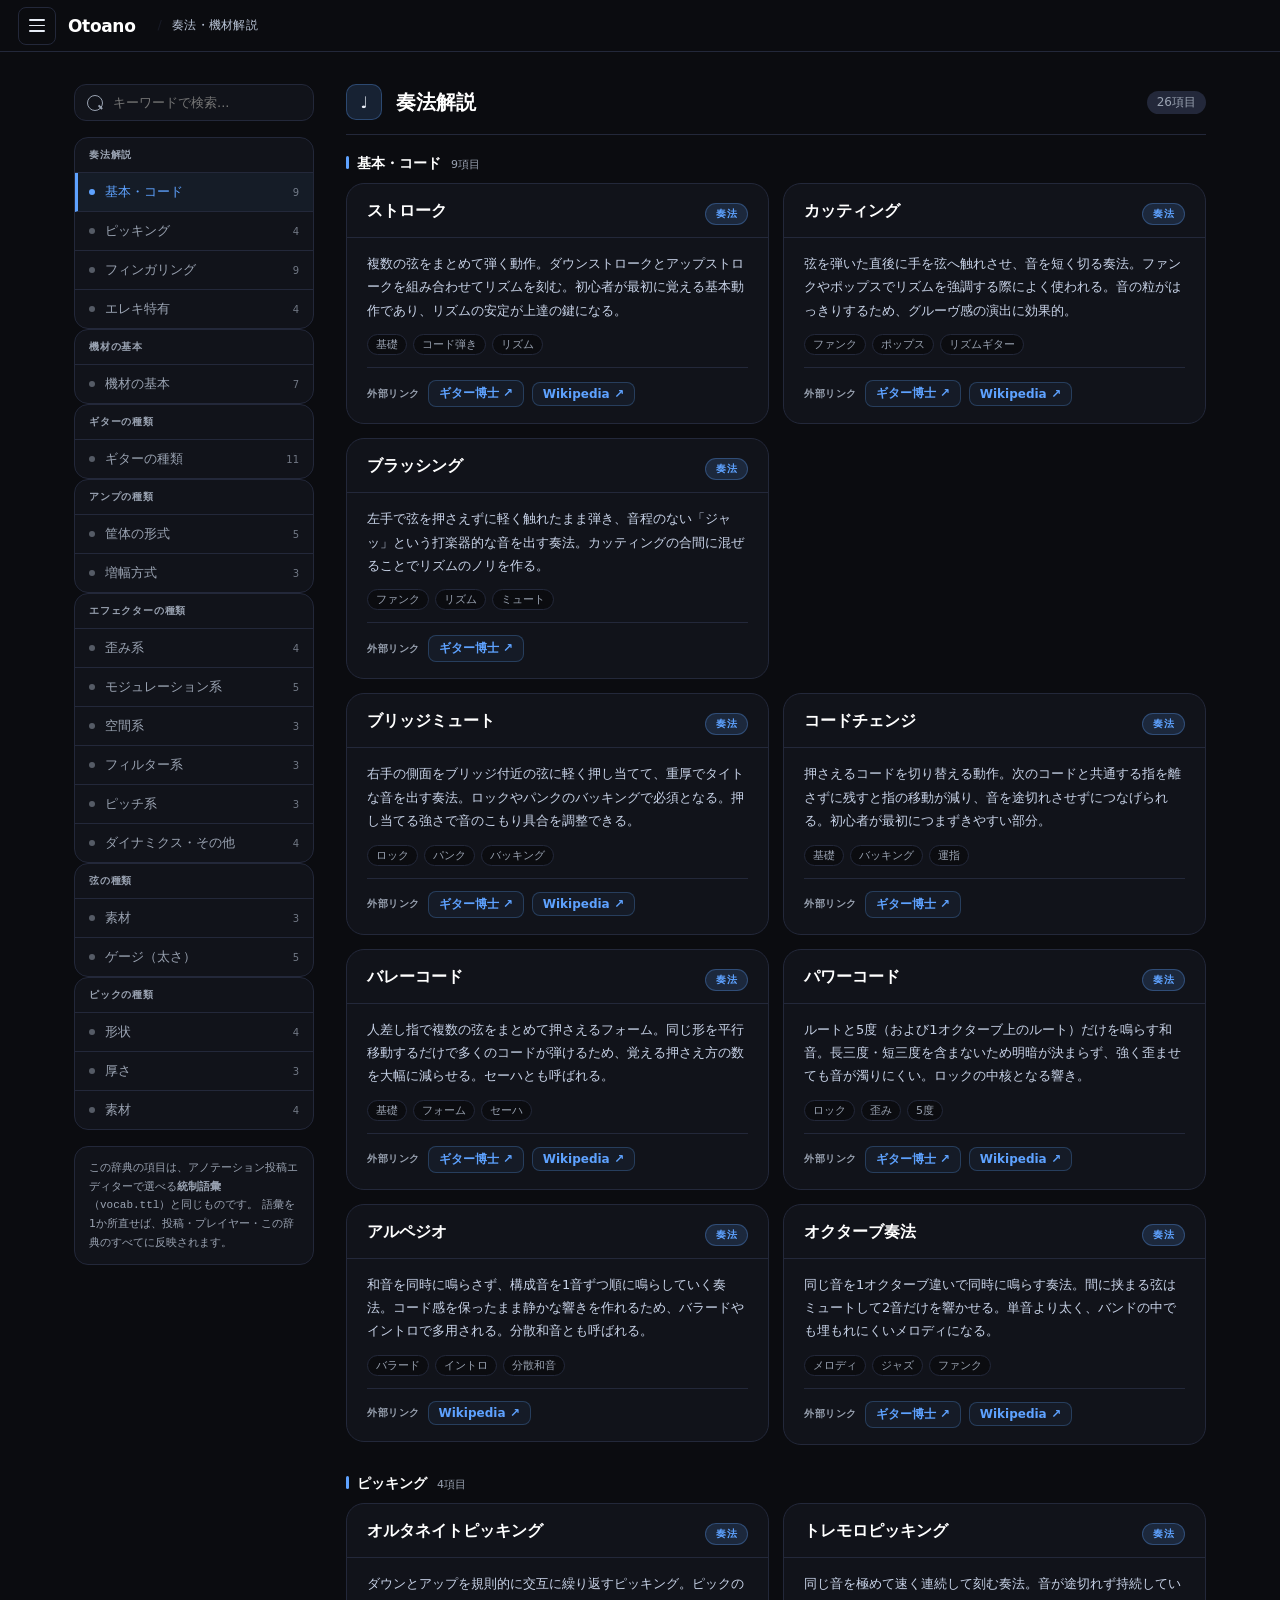
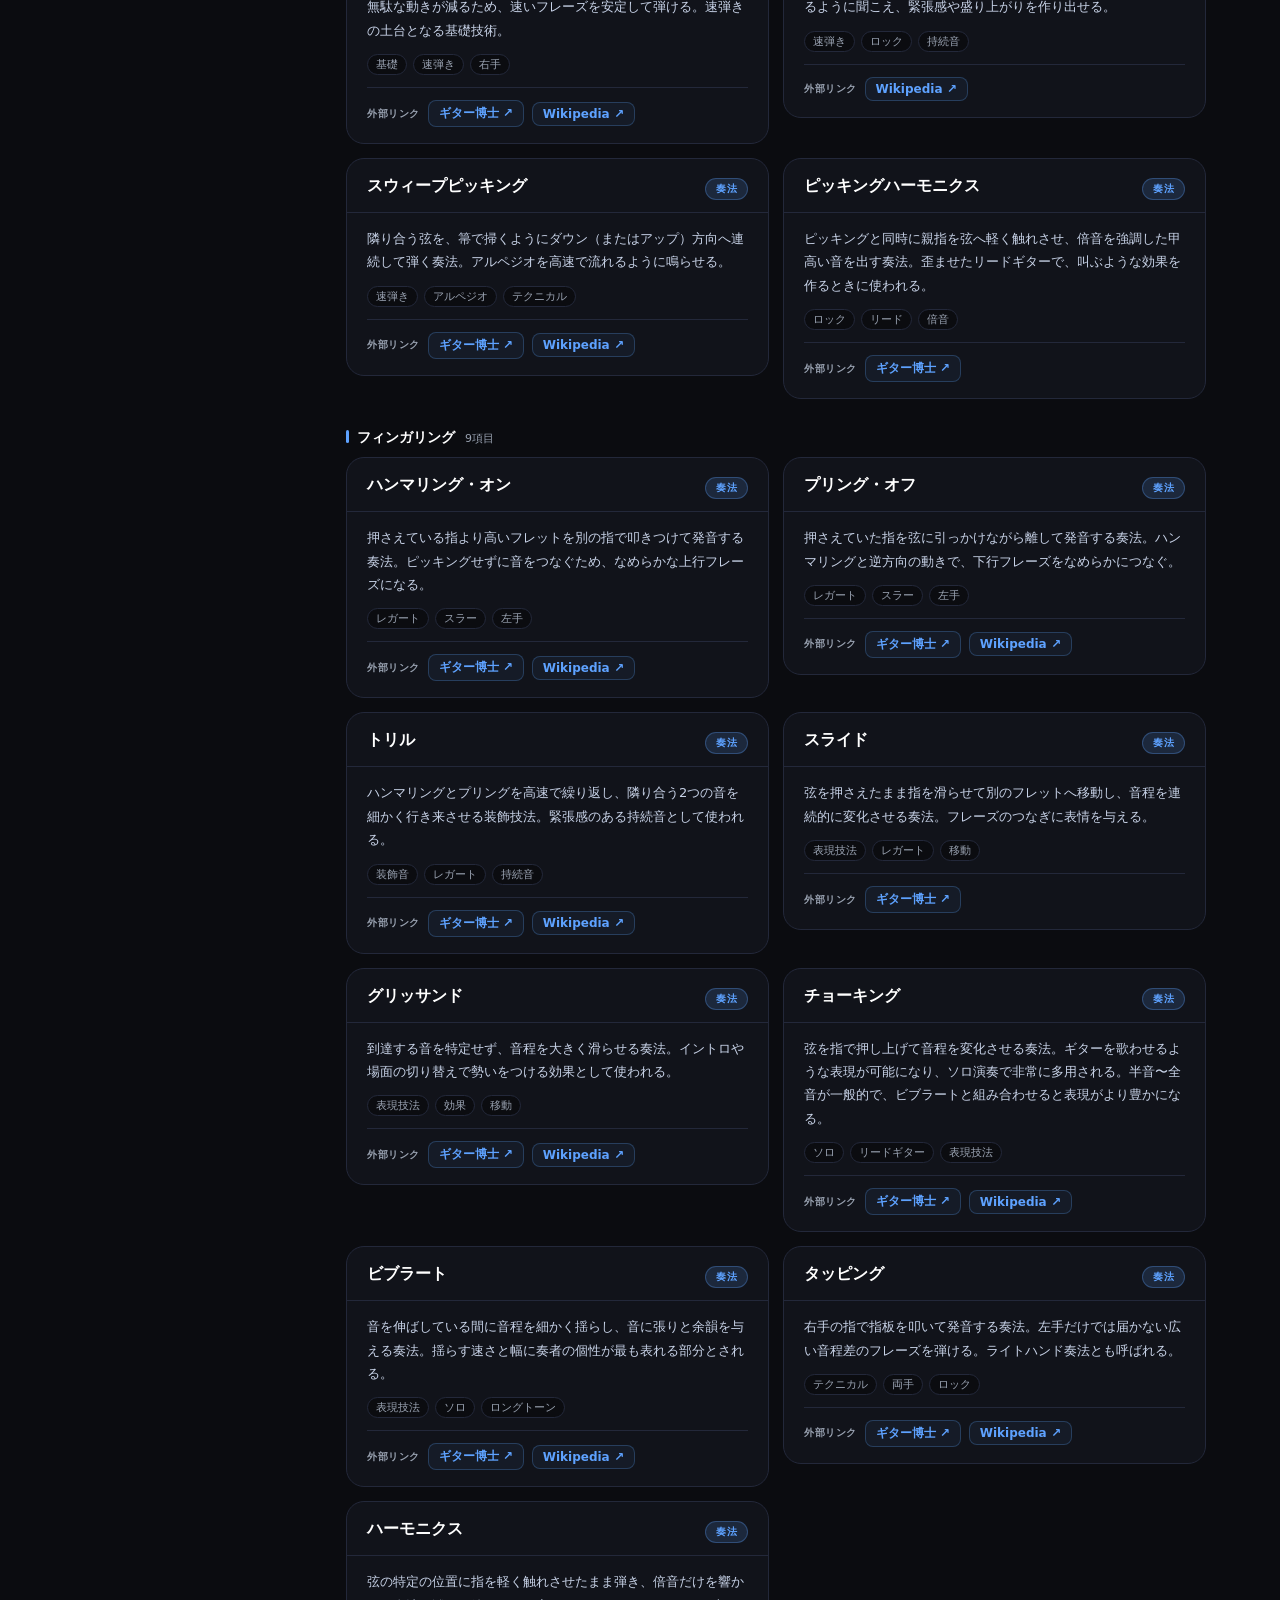
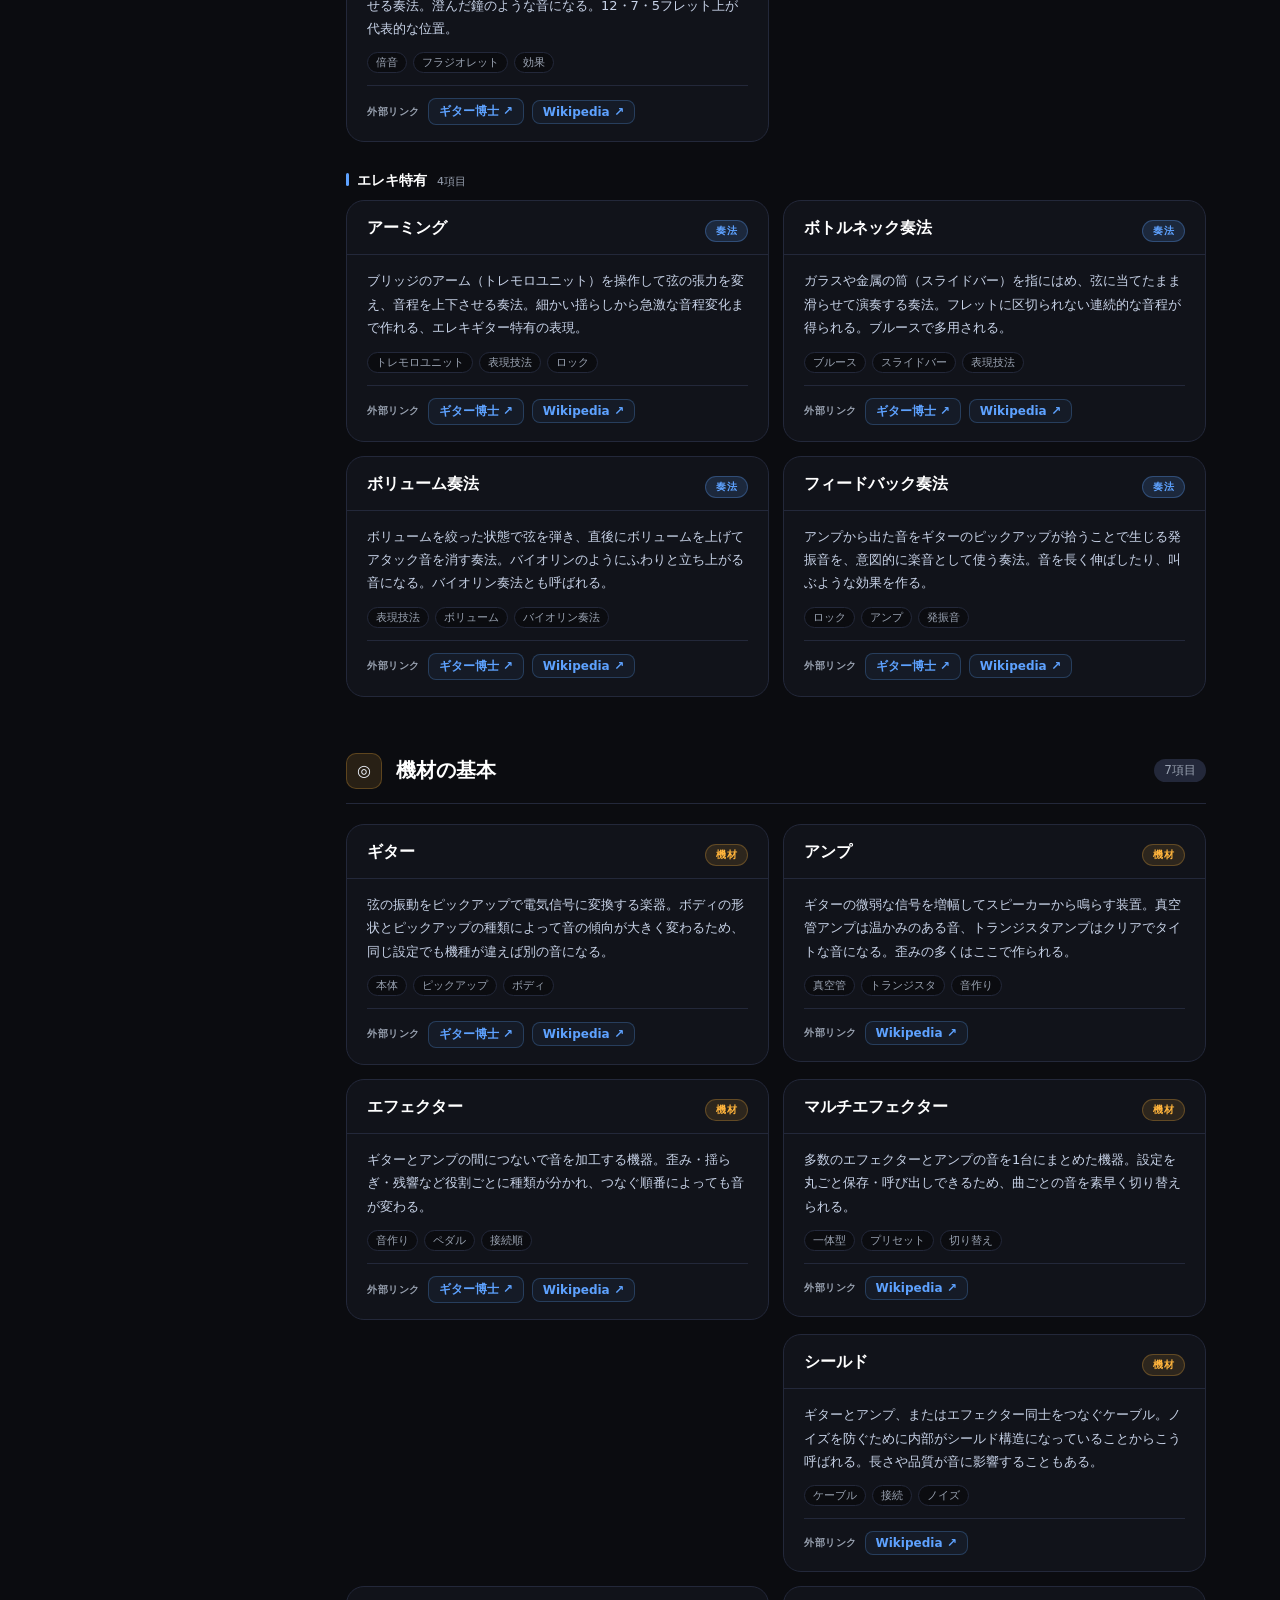
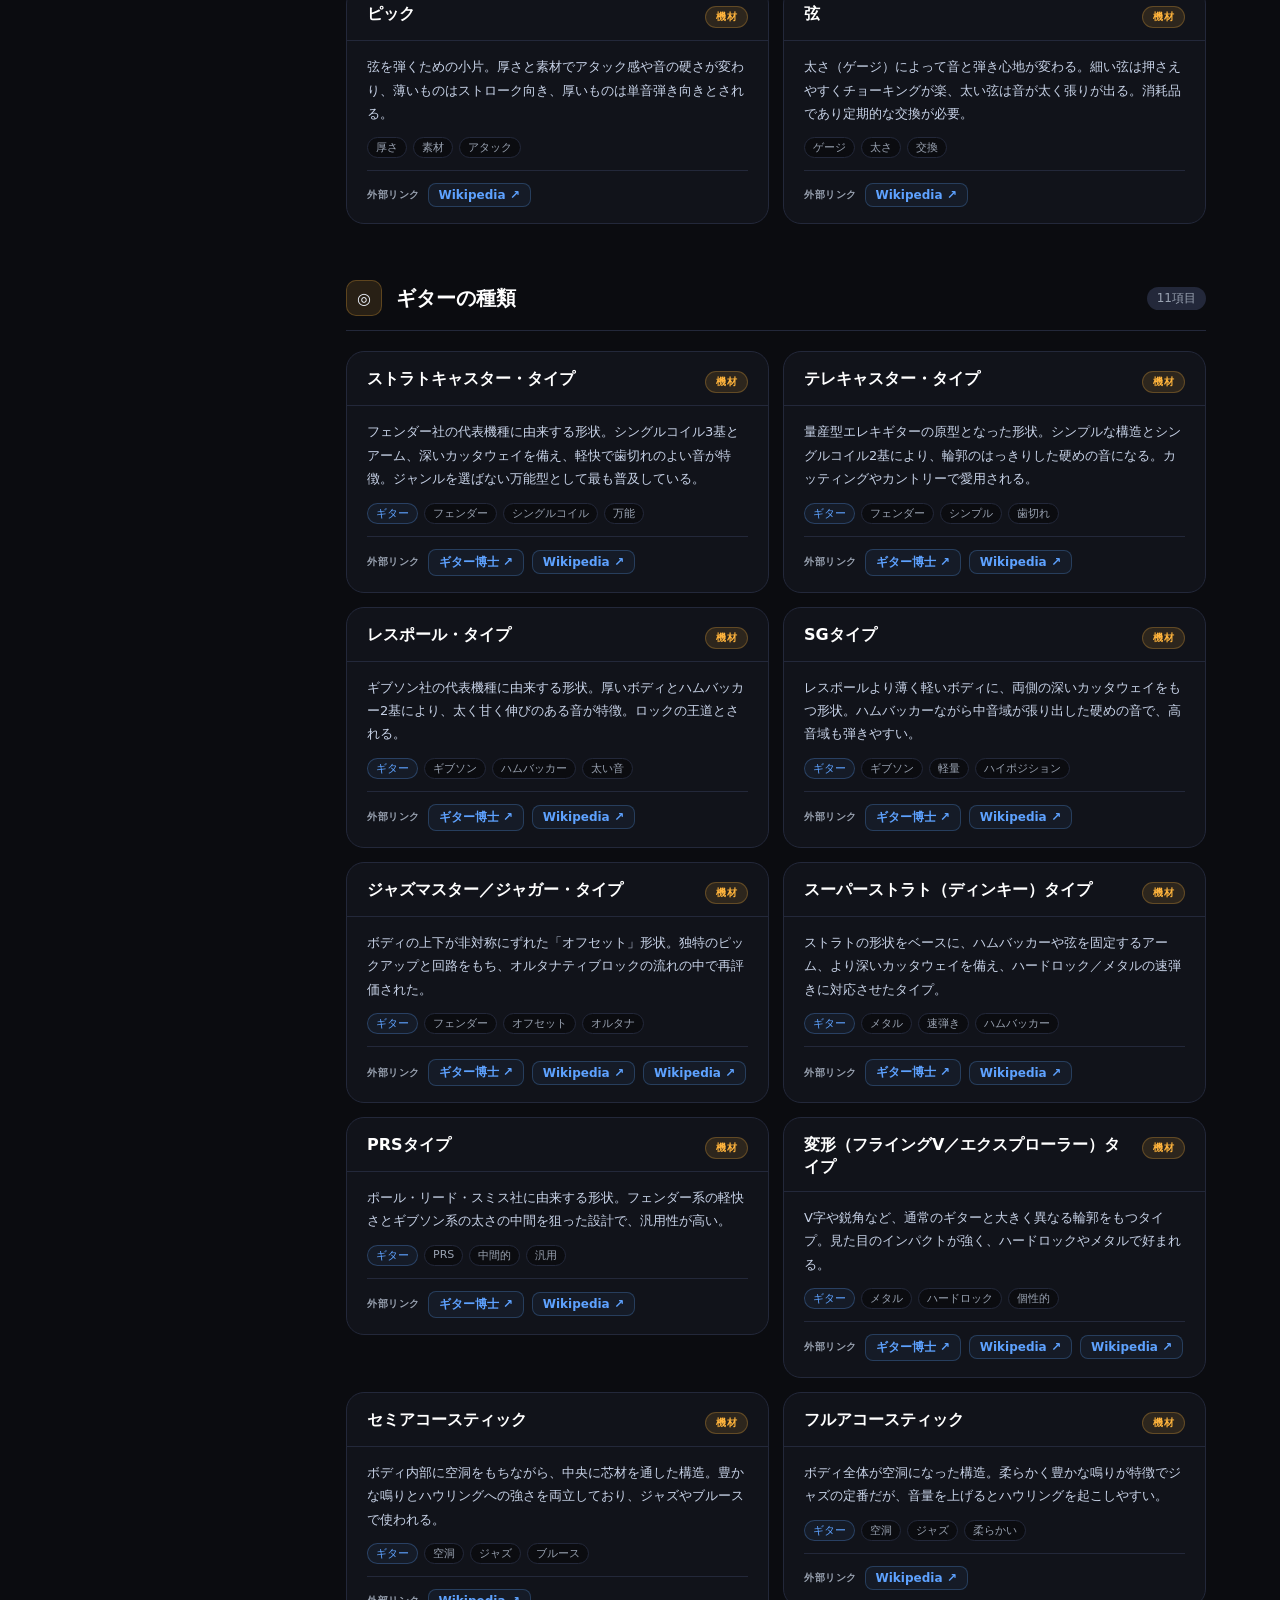
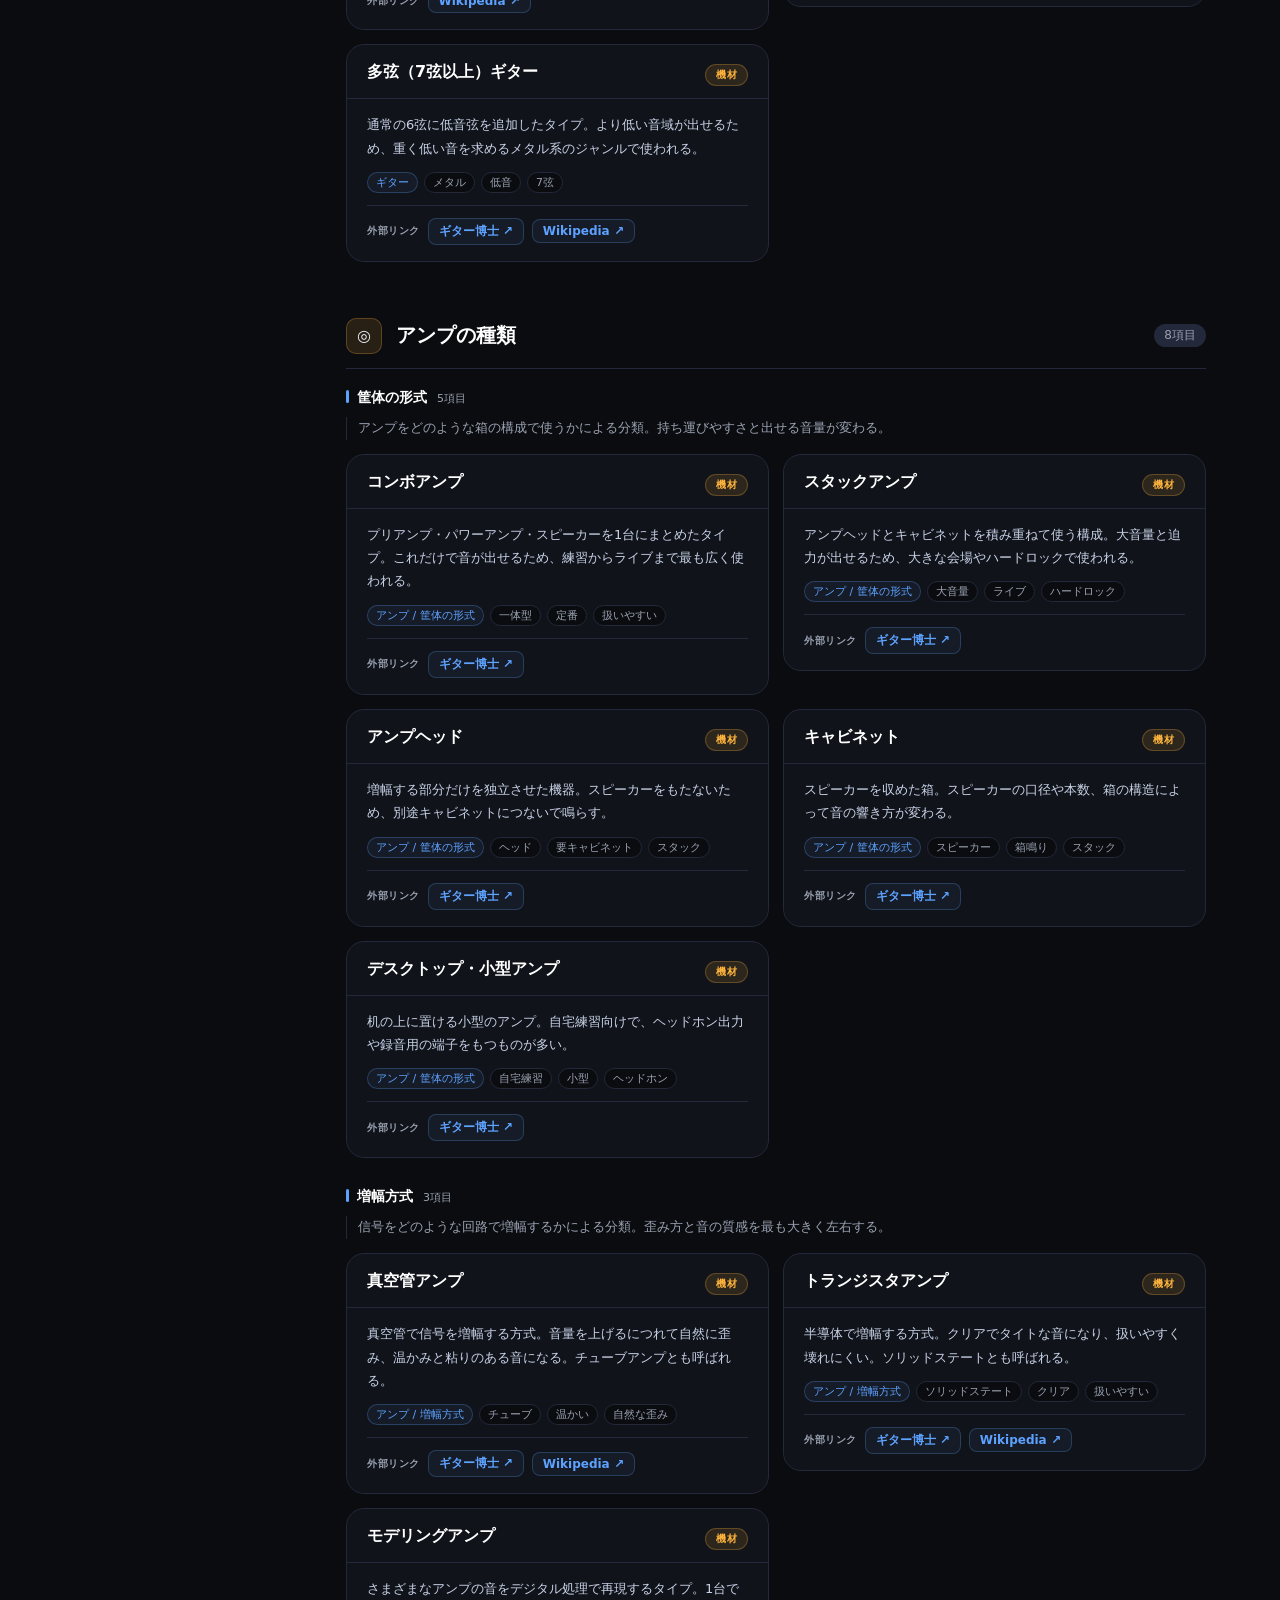
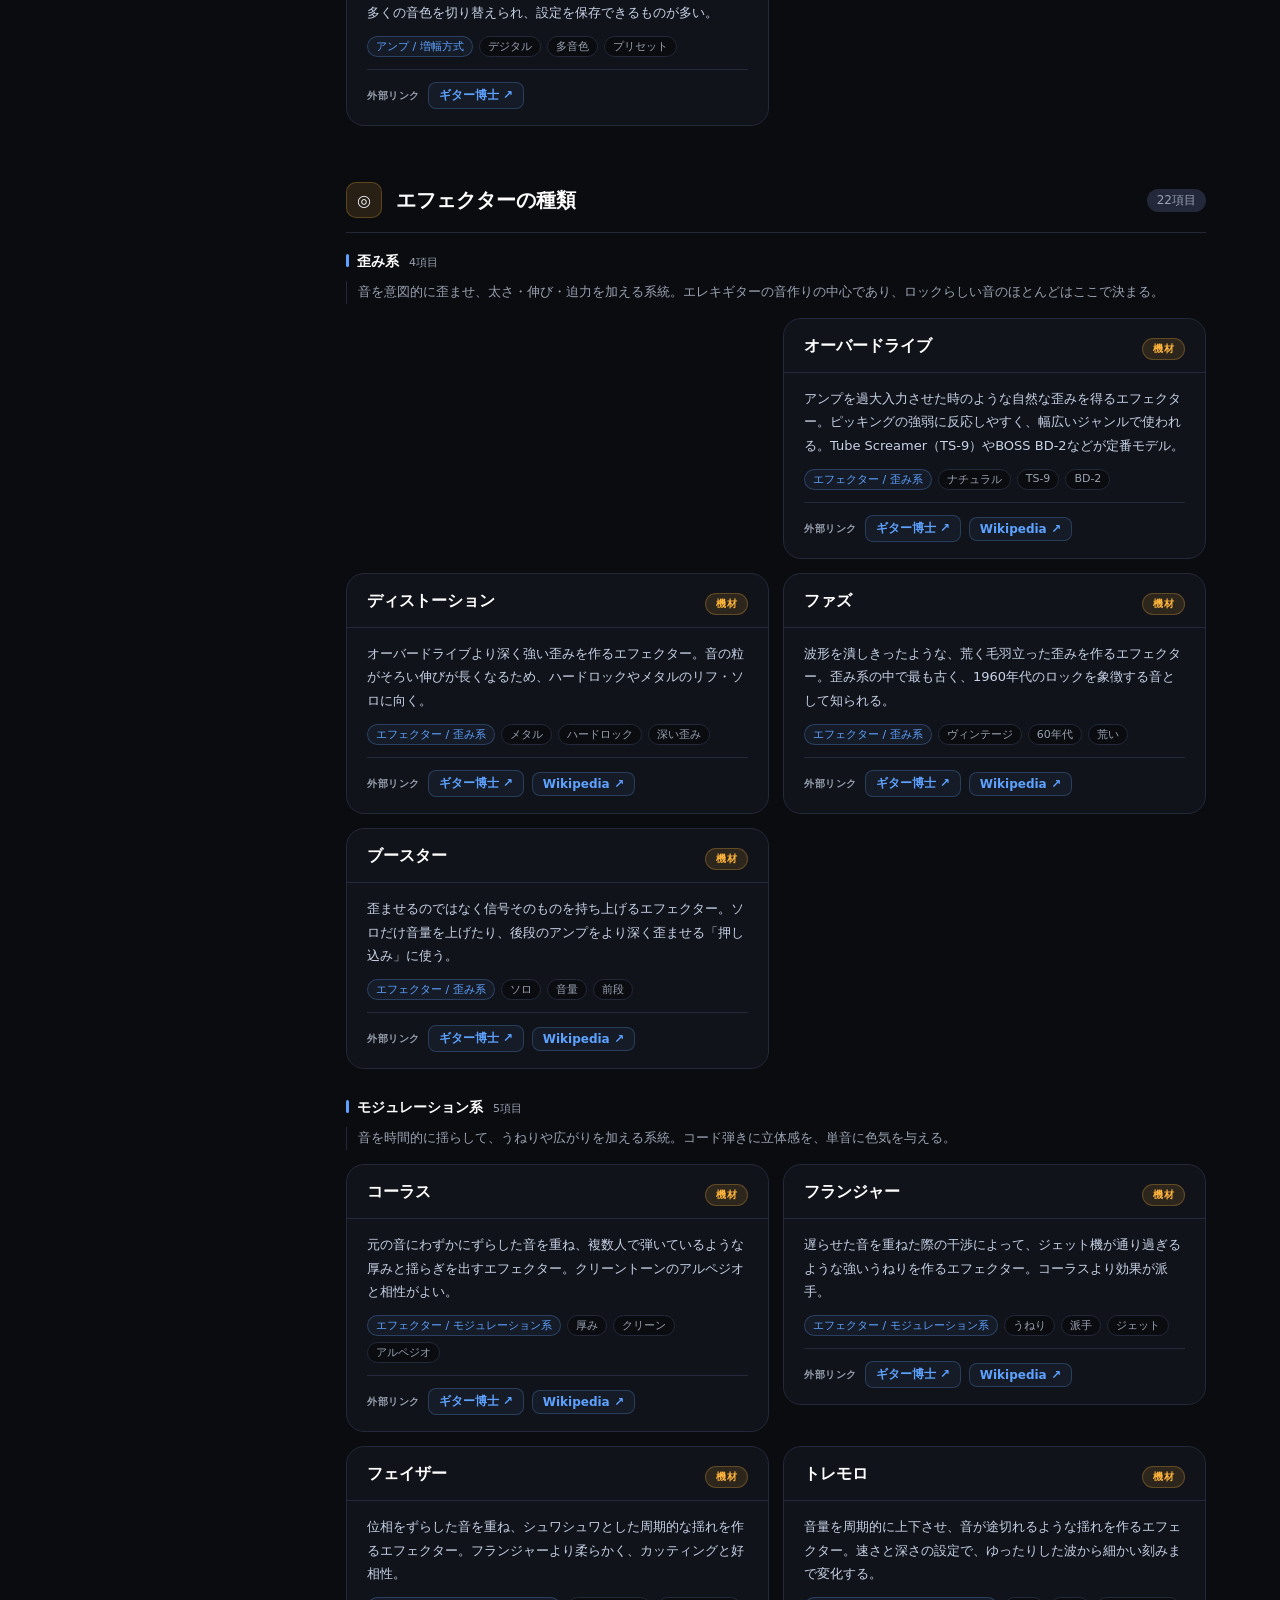
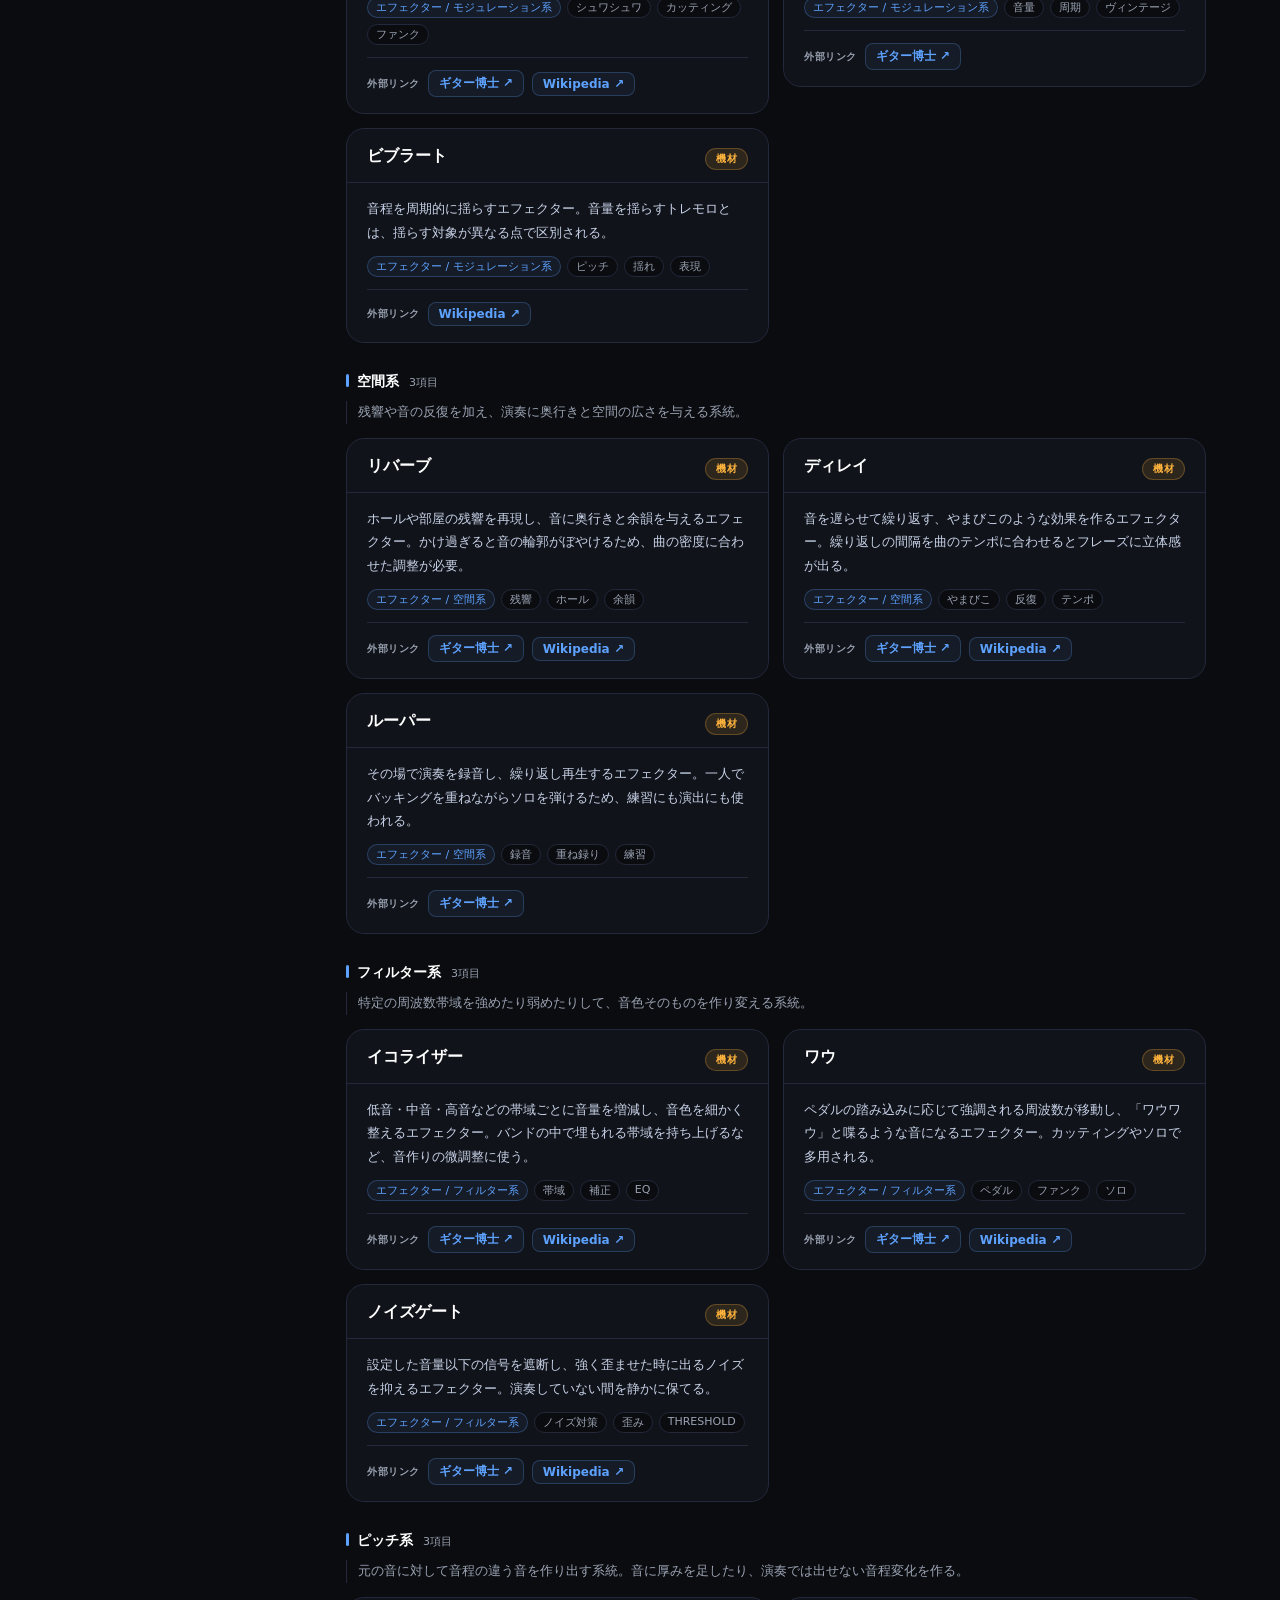
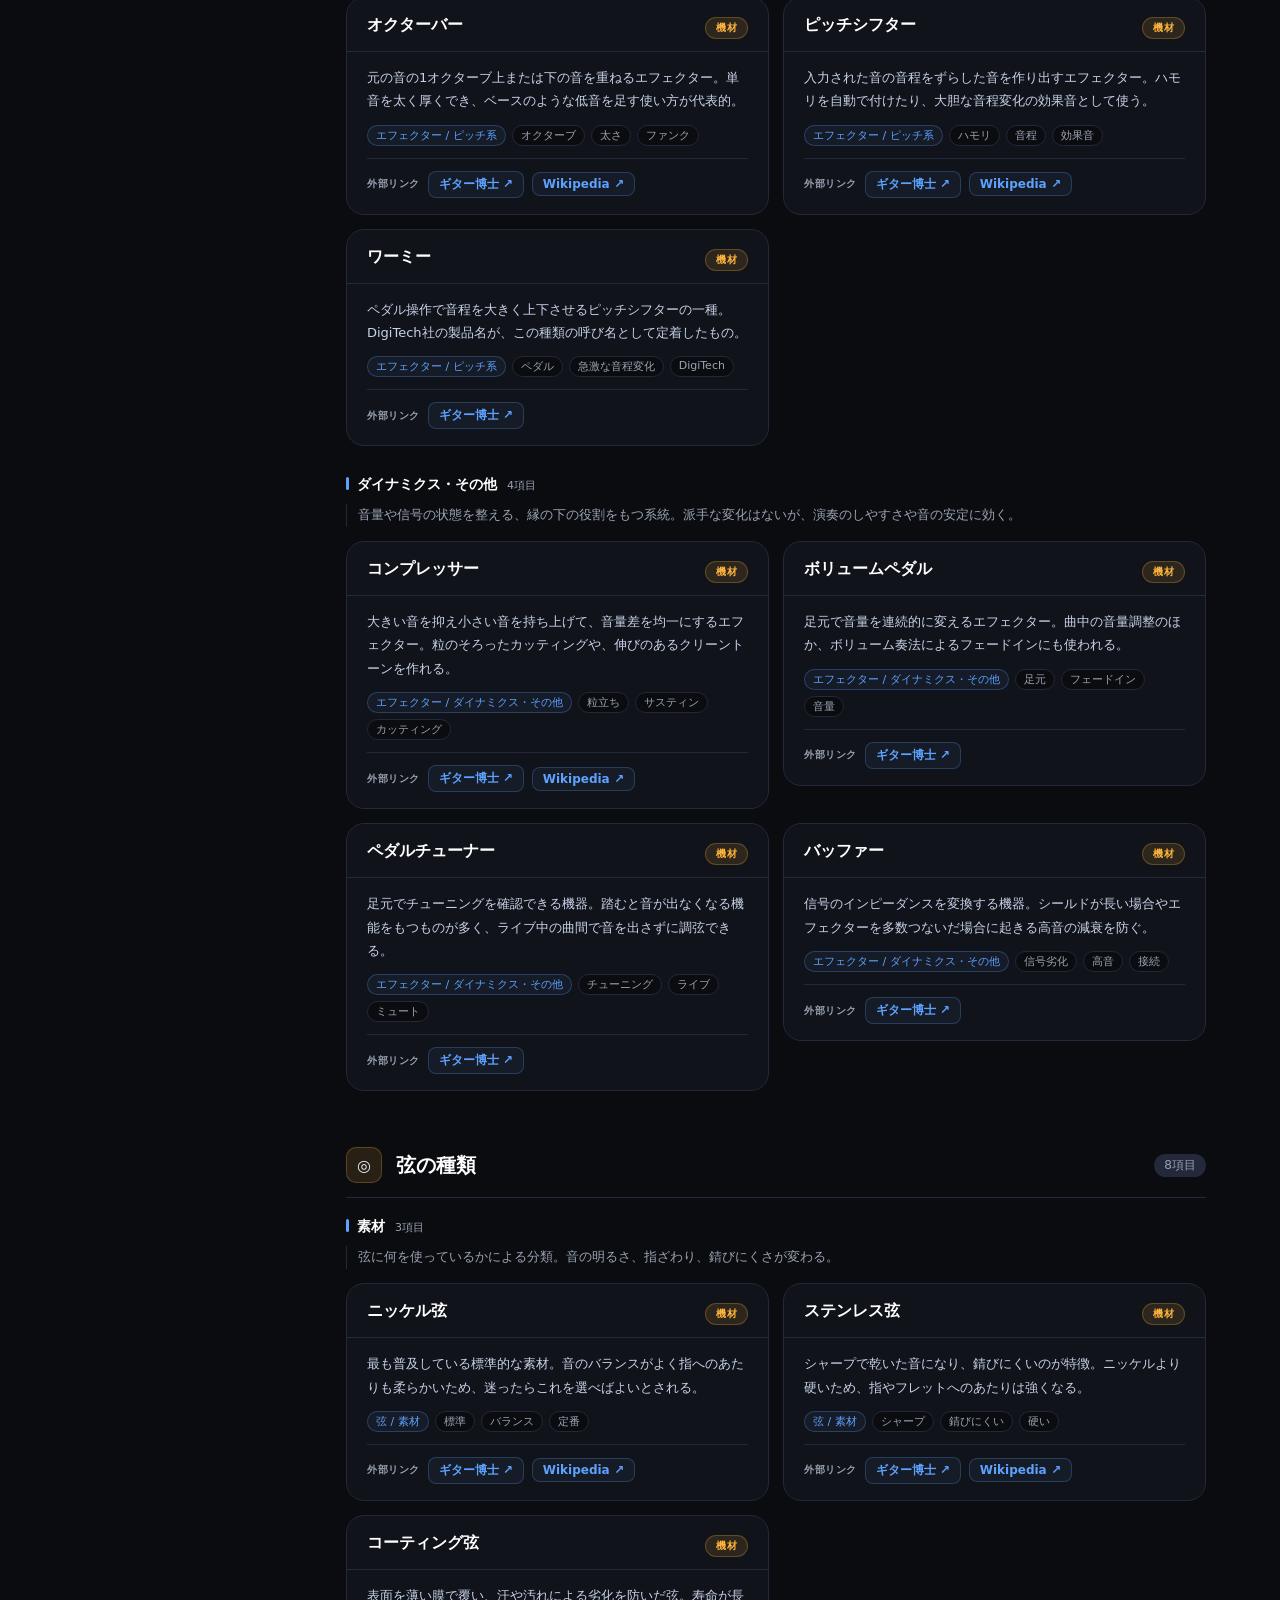
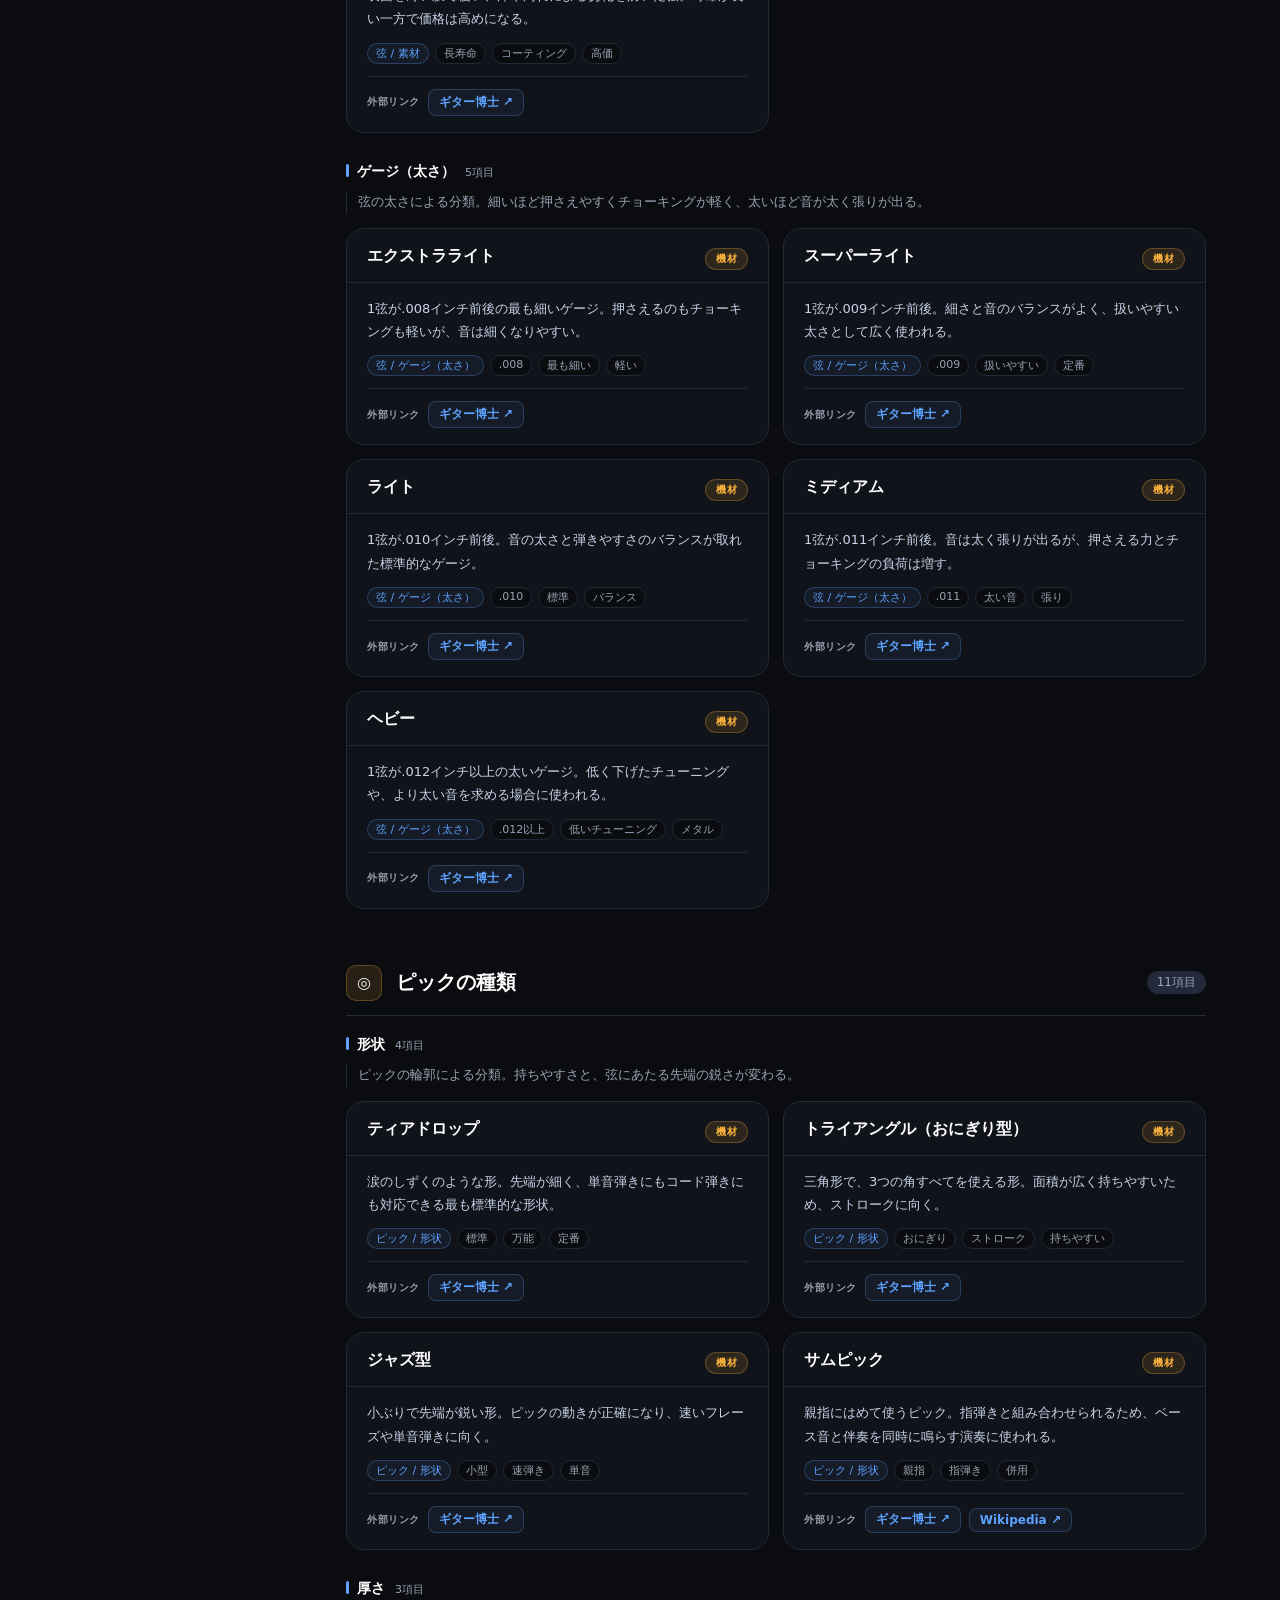
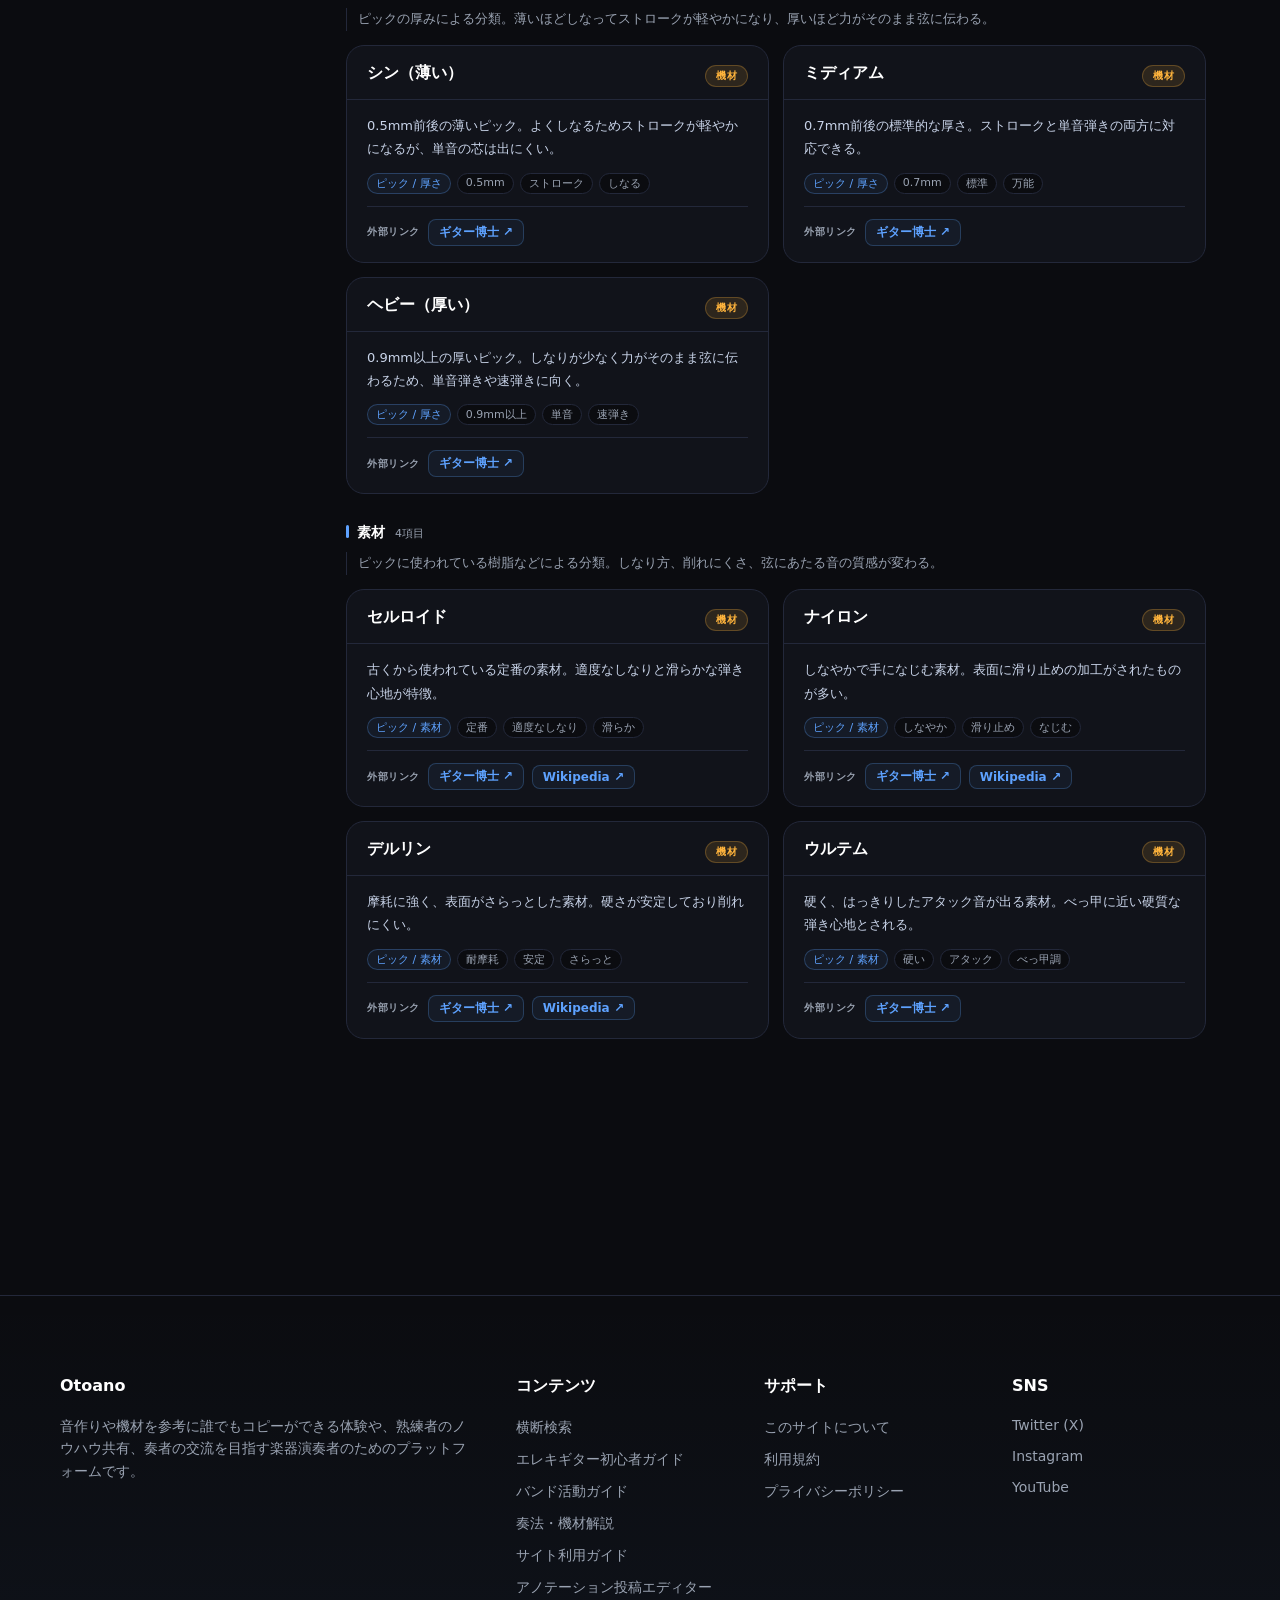
<file: terms.html>
<!doctype html>
<html lang="ja">
<head>
  <meta charset="utf-8" />
  <meta name="viewport" content="width=device-width,initial-scale=1" />
  <title>奏法・機材解説 - Otoano</title>
  <link rel="stylesheet" href="style.css" />
  <style>
    /* ===== Layout ===== */
    .terms-wrap { display: grid; grid-template-columns: 240px 1fr; gap: 32px; max-width: 1180px; margin: 0 auto; padding: 32px 24px 100px; }

    /* ===== Sidebar ===== */
    .terms-sidebar { position: sticky; top: 68px; height: fit-content; display: flex; flex-direction: column; gap: 16px; }

    .search-box { position: relative; }
    .search-box input { width: 100%; padding: 10px 14px 10px 38px; background: var(--panel); border: 1px solid var(--line); border-radius: 12px; color: #fff; font-size: 13px; font-family: inherit; transition: border-color 0.2s; }
    .search-box input:focus { outline: none; border-color: var(--accent); }
    .search-box::before { content: ""; position: absolute; left: 13px; top: 50%; transform: translateY(-50%); width: 14px; height: 14px; border: 1.5px solid var(--muted); border-radius: 50%; }
    .search-box::after { content: ""; position: absolute; left: 24px; top: 50%; transform: translateY(-50%) rotate(45deg); width: 5px; height: 1.5px; background: var(--muted); margin-top: 4px; }

    .sidebar-section { background: var(--panel); border: 1px solid var(--line); border-radius: 14px; overflow: hidden; }
    .sidebar-section-label { padding: 10px 14px; font-size: 10px; font-weight: 700; color: var(--muted); letter-spacing: 0.08em; border-bottom: 1px solid var(--line); }
    .sidebar-link { display: flex; align-items: center; gap: 10px; padding: 10px 14px; color: var(--muted); text-decoration: none; font-size: 13px; font-weight: 500; transition: background 0.15s, color 0.15s; border-bottom: 1px solid var(--line); }
    .sidebar-link:last-child { border-bottom: none; }
    .sidebar-link:hover { background: rgba(255,255,255,0.04); color: var(--text); }
    .sidebar-link.active { color: var(--accent); background: rgba(94,162,255,0.06); border-left: 3px solid var(--accent); padding-left: 11px; }
    .sidebar-dot { width: 6px; height: 6px; border-radius: 50%; background: currentColor; flex-shrink: 0; opacity: 0.5; }
    .sidebar-link.active .sidebar-dot { opacity: 1; }
    .sidebar-count { margin-left: auto; font-size: 10px; color: var(--muted); opacity: 0.7; }

    .result-count { font-size: 12px; color: var(--muted); text-align: center; padding: 6px; }
    .vocab-note { font-size: 11px; color: var(--muted); line-height: 1.7; padding: 12px 14px; background: var(--panel); border: 1px solid var(--line); border-radius: 14px; }

    /* ===== Content ===== */
    .terms-content { min-width: 0; }

    .term-section { margin-bottom: 56px; scroll-margin-top: 72px; }

    .section-header { display: flex; align-items: center; gap: 14px; margin-bottom: 20px; padding-bottom: 14px; border-bottom: 1px solid var(--line); }
    .section-icon { width: 36px; height: 36px; border-radius: 10px; display: flex; align-items: center; justify-content: center; font-size: 16px; flex-shrink: 0; }
    .icon-technique { background: rgba(94,162,255,0.15); border: 1px solid rgba(94,162,255,0.3); }
    .icon-equipment { background: rgba(255,180,60,0.12); border: 1px solid rgba(255,180,60,0.25); }
    .icon-theory { background: rgba(180,107,255,0.12); border: 1px solid rgba(180,107,255,0.25); }
    .section-header h2 { font-size: 20px; font-weight: 800; color: #fff; margin: 0; }
    .section-header .section-count { margin-left: auto; font-size: 12px; color: var(--muted); background: var(--line); padding: 3px 10px; border-radius: 99px; }

    /* ===== Group（奏法グループ／エフェクターの系統） ===== */
    .term-group { margin-bottom: 30px; scroll-margin-top: 72px; }
    .group-head { display: flex; align-items: baseline; gap: 10px; margin-bottom: 10px; }
    .group-title { font-size: 14px; font-weight: 800; color: #fff; margin: 0; }
    .group-title::before { content: ""; display: inline-block; width: 3px; height: 13px; background: var(--accent); border-radius: 2px; margin-right: 8px; vertical-align: -1px; }
    .group-count { font-size: 11px; color: var(--muted); }
    .group-lead { font-size: 13px; color: var(--muted); line-height: 1.75; margin: 0 0 14px; padding-left: 11px; border-left: 1px solid var(--line); }

    /* ===== Term Cards ===== */
    .term-grid { display: grid; grid-template-columns: repeat(auto-fill, minmax(300px, 1fr)); gap: 14px; align-items: start; }
    .term-card { background: var(--panel); border: 1px solid var(--line); border-radius: 18px; padding: 0; overflow: hidden; transition: border-color 0.2s, transform 0.15s; scroll-margin-top: 72px; }
    .term-card:hover { border-color: rgba(94,162,255,0.35); transform: translateY(-2px); }

    .term-card-head { padding: 16px 20px 12px; display: flex; align-items: flex-start; justify-content: space-between; gap: 10px; }
    .term-name { font-size: 16px; font-weight: 800; color: #fff; margin: 0; line-height: 1.4; }
    .term-badge { flex-shrink: 0; font-size: 10px; font-weight: 700; padding: 3px 10px; border-radius: 99px; margin-top: 3px; letter-spacing: 0.04em; }
    .badge-technique { background: rgba(94,162,255,0.15); color: var(--accent); border: 1px solid rgba(94,162,255,0.3); }
    .badge-equipment { background: rgba(255,180,60,0.12); color: #ffb43c; border: 1px solid rgba(255,180,60,0.25); }
    .badge-theory { background: rgba(180,107,255,0.12); color: #b46bff; border: 1px solid rgba(180,107,255,0.25); }

    .term-divider { height: 1px; background: var(--line); margin: 0; }

    .term-card-body { padding: 14px 20px 16px; }
    .term-desc { font-size: 13px; color: #c8d3e8; line-height: 1.8; margin: 0 0 12px; }

    .term-tags { display: flex; gap: 6px; flex-wrap: wrap; }
    .term-tag { font-size: 11px; color: var(--muted); background: var(--bg); border: 1px solid var(--line); padding: 2px 8px; border-radius: 99px; }
    .term-tag.is-path { color: var(--accent); border-color: rgba(94,162,255,0.28); background: rgba(94,162,255,0.06); }

    /* 外部リンクは飛び先（ギター博士／Wikipedia）を明示する */
    .term-links { display: flex; align-items: center; gap: 8px; flex-wrap: wrap; margin-top: 12px; padding-top: 12px; border-top: 1px solid var(--line); }
    .term-links-label { font-size: 10px; font-weight: 700; color: var(--muted); letter-spacing: 0.05em; }
    .term-link { display: inline-flex; align-items: center; gap: 4px; color: var(--accent); text-decoration: none; font-size: 12px; font-weight: 600; padding: 4px 10px; border-radius: 8px; border: 1px solid rgba(94,162,255,0.25); background: rgba(94,162,255,0.06); transition: background 0.15s; white-space: nowrap; }
    .term-link:hover { background: rgba(94,162,255,0.12); }

    /* 旧アンカー互換用（高さゼロの目印） */
    .anchor-alias { display: block; height: 0; overflow: hidden; scroll-margin-top: 72px; }

    /* No results */
    .no-results { display: none; padding: 60px 20px; text-align: center; color: var(--muted); }
    .no-results .nr-icon { font-size: 32px; margin-bottom: 12px; opacity: 0.3; }
    .no-results p { font-size: 14px; }

    @media (max-width: 720px) {
      .terms-wrap { grid-template-columns: 1fr; }
      .terms-sidebar { position: static; }
      .term-grid { grid-template-columns: 1fr; }
    }
  </style>
</head>
<body>
<header>
  <button class="nav-btn" id="navBtn" aria-label="メニューを開く"><span></span><span></span><span></span></button>
  <a href="index.html" class="site-logo">Otoano</a>
  <span class="header-page-label">奏法・機材解説</span>
  <div style="flex:1"></div>
</header>

<div class="terms-wrap">

  <!-- ===== Sidebar ===== -->
  <aside class="terms-sidebar">
    <div class="search-box">
      <input type="text" id="termsSearch" placeholder="キーワードで検索..." autocomplete="off" />
    </div>
    <div class="result-count" id="resultCount" style="display:none;"></div>
    <div id="sidebarNav"></div>
    <div class="vocab-note">
      この辞典の項目は、アノテーション投稿エディターで選べる<strong>統制語彙</strong>（<code>vocab.ttl</code>）と同じものです。
      語彙を1か所直せば、投稿・プレイヤー・この辞典のすべてに反映されます。
    </div>
  </aside>

  <!-- ===== Main Content ===== -->
  <div class="terms-content">
    <div class="no-results" id="noResults">
      <div class="nr-icon">◎</div>
      <p>一致する用語が見つかりませんでした。</p>
    </div>
    <div id="termsRoot"></div>
  </div>
</div>

<footer class="site-footer">
  <div class="container">
    <div class="footer-grid">
      <div class="footer-col"><h4>Otoano</h4><p>音作りや機材を参考に誰でもコピーができる体験や、熟練者のノウハウ共有、奏者の交流を目指す楽器演奏者のためのプラットフォームです。</p></div>
      <div class="footer-col"><h4>コンテンツ</h4><ul class="footer-links"><li><a href="search.html">横断検索</a></li><li><a href="guide.html">エレキギター初心者ガイド</a></li><li><a href="band-guide.html">バンド活動ガイド</a></li><li><a href="terms.html">奏法・機材解説</a></li><li><a href="usage-guide.html">サイト利用ガイド</a></li><li><a href="upload.html">アノテーション投稿エディター</a></li></ul></div>
      <div class="footer-col"><h4>サポート</h4><ul class="footer-links"><li><a href="#">このサイトについて</a></li><li><a href="#">利用規約</a></li><li><a href="#">プライバシーポリシー</a></li></ul></div>
      <div class="footer-col"><h4>SNS</h4><ul class="footer-links"><li><a href="#">Twitter (X)</a></li><li><a href="#">Instagram</a></li><li><a href="#">YouTube</a></li></ul></div>
    </div>
    <div style="text-align:center;color:var(--muted);font-size:12px;border-top:1px solid var(--line);padding-top:40px;">&copy; 2026 Otoano Development. All rights reserved.</div>
  </div>
</footer>

<div class="nav-overlay" id="navOverlay"></div>
<nav class="nav-panel" id="navPanel">
  <div class="nav-panel-head"><a href="index.html" class="nav-panel-logo">Otoano</a><button class="nav-panel-close" id="navClose">✕</button></div>
  <div class="nav-panel-section"><div class="nav-panel-label">メイン</div><a href="index.html">ホーム</a><a href="search.html">横断検索</a><a href="upload.html">アノテーション投稿</a></div>
  <div class="nav-panel-section"><div class="nav-panel-label">ガイド</div><a href="usage-guide.html">サイト利用ガイド</a><a href="guide.html">エレキギター初心者ガイド</a><a href="band-guide.html">バンド活動ガイド</a></div>
  <div class="nav-panel-section"><div class="nav-panel-label">辞書</div><a href="terms.html" class="nav-current">奏法・機材解説</a></div>
  <div class="nav-panel-section"><div class="nav-panel-label">ユーザー情報</div><a href="account.html" class="nav-mypage-link">アカウント</a><a href="history.html" class="nav-mypage-link">プレイ履歴</a><a href="posts.html" class="nav-mypage-link">投稿管理</a></div>
</nav>

<script src="vocab.js"></script>
<script>
/* ============================================================
   奏法・機材解説（辞典）
   カードは統制語彙 vocab.js（＝vocab.ttl と1対1）から生成する。
   語彙を増やせばこのページにも自動で載るため、投稿エディターとずれない。
   ============================================================ */

/* 旧アンカー（script.js の用語リンク等）を新しい語彙idへつなぐ */
const ANCHOR_ALIASES = { 'mute': 'bridge-mute', 'overdrive': 'fx-overdrive', 'shield': 'cable' };

/* 機材カテゴリ1つぶんのセクションを作る。
   下位が2段（エフェクター等）なら系統ごとに、1段（ギター等）なら一覧で並べる。 */
function gearSection(topId, title) {
  const kids = otoanoGearChildren(topId);
  const twoLevel = kids.some(k => otoanoGearChildren(k.id).length > 0);
  const groups = twoLevel
    ? kids.map(k => ({ id: k.id, label: k.label, lead: k.desc, items: otoanoGearChildren(k.id) }))
    : [{ id: topId + '-list', label: null, items: kids }];
  return { id: topId + '-type', title: title, icon: '◎', kind: 'equipment', badge: '機材', groups: groups };
}

/* ---- セクション定義 ---- */
function buildSections() {
  const gearBasics = OTOANO_GEAR_CATEGORIES.filter(c => c.desc);
  return [
    { id: 'technique', title: '奏法解説', icon: '♩', kind: 'technique', badge: '奏法',
      groups: OTOANO_TECH_GROUPS.map(g => ({
        id: 'tg-' + g.id, label: g.label,
        // glossary:false（その他の受け皿）は辞典に載せない
        items: OTOANO_TECHNIQUES.filter(t => t.group === g.id && t.glossary !== false)
      })) },
    { id: 'gear-basic', title: '機材の基本', icon: '◎', kind: 'equipment', badge: '機材',
      groups: [{ id: 'gear-basic-list', label: null, items: gearBasics }] },
    gearSection('guitar',   'ギターの種類'),
    gearSection('amp',      'アンプの種類'),
    gearSection('effector', 'エフェクターの種類'),
    gearSection('strings',  '弦の種類'),
    gearSection('pick',     'ピックの種類')
  ];
}

const esc = (s) => String(s == null ? '' : s)
  .replace(/&/g, '&amp;').replace(/</g, '&lt;').replace(/>/g, '&gt;').replace(/"/g, '&quot;');

/* 機材の下位分類なら「エフェクター / 歪み系」の経路タグを先頭に付ける */
function pathTagHtml(item) {
  if (typeof otoanoGearCatPath !== 'function') return '';
  const isGear = OTOANO_GEAR_SUBTYPES.some(s => s.id === item.id);
  if (!isGear) return '';
  const p = otoanoGearCatPath(item.id);
  if (p.length < 2) return '';
  return `<span class="term-tag is-path">${esc(p.slice(0, -1).join(' / '))}</span>`;
}

/* 外部リンクは飛び先が分かるよう、出典名（ギター博士 / Wikipedia）をそのままラベルにする */
function linksHtml(item) {
  const ls = item.links && item.links.length
    ? item.links
    : (item.url ? [{ u: item.url, s: '外部リンク' }] : []);
  if (!ls.length) return '';
  return `<div class="term-links"><span class="term-links-label">外部リンク</span>${
    ls.map(l => `<a href="${esc(l.u)}" class="term-link" target="_blank" rel="noopener">${esc(l.s)} ↗</a>`).join('')
  }</div>`;
}

function cardHtml(item, section) {
  const aliasIds = Object.keys(ANCHOR_ALIASES).filter(a => ANCHOR_ALIASES[a] === item.id);
  const alias = aliasIds.map(a => `<span class="anchor-alias" id="${a}"></span>`).join('');
  const tags = (item.tags || []).map(t => `<span class="term-tag">${esc(t)}</span>`).join('');
  return `${alias}<div class="term-card" id="${esc(item.id)}">
    <div class="term-card-head">
      <h3 class="term-name">${esc(item.label)}</h3>
      <span class="term-badge badge-${section.kind}">${esc(section.badge)}</span>
    </div>
    <div class="term-divider"></div>
    <div class="term-card-body">
      <p class="term-desc">${esc(item.desc)}</p>
      <div class="term-tags">${pathTagHtml(item)}${tags}</div>
      ${linksHtml(item)}
    </div>
  </div>`;
}

function render() {
  const sections = buildSections();
  const root = document.getElementById('termsRoot');
  const nav  = document.getElementById('sidebarNav');

  root.innerHTML = sections.map(sec => {
    const count = sec.groups.reduce((n, g) => n + g.items.length, 0);
    const groups = sec.groups.map(g => {
      if (!g.items.length) return '';
      const head = g.label
        ? `<div class="group-head"><h3 class="group-title">${esc(g.label)}</h3><span class="group-count">${g.items.length}項目</span></div>`
        : '';
      const lead = g.lead ? `<p class="group-lead">${esc(g.lead)}</p>` : '';
      return `<div class="term-group" id="grp-${esc(g.id)}">${head}${lead}
        <div class="term-grid">${g.items.map(it => cardHtml(it, sec)).join('')}</div>
      </div>`;
    }).join('');
    return `<section id="${esc(sec.id)}" class="term-section">
      <div class="section-header">
        <div class="section-icon icon-${sec.kind}">${sec.icon}</div>
        <h2>${esc(sec.title)}</h2>
        <span class="section-count">${count}項目</span>
      </div>
      ${groups}
    </section>`;
  }).join('');

  /* サイドバー：セクション見出し＋グループへのリンク */
  nav.innerHTML = sections.map(sec => {
    const links = sec.groups.filter(g => g.items.length).map(g => {
      const label = g.label || sec.title;
      return `<a href="#grp-${esc(g.id)}" class="sidebar-link"><span class="sidebar-dot"></span>${esc(label)}<span class="sidebar-count">${g.items.length}</span></a>`;
    }).join('');
    return `<div class="sidebar-section"><div class="sidebar-section-label">${esc(sec.title)}</div>${links}</div>`;
  }).join('');
}

render();

/* ----- Scroll spy（グループ単位） ----- */
const sideLinks = document.querySelectorAll('.sidebar-link');
const spy = new IntersectionObserver((entries) => {
  entries.forEach(entry => {
    if (entry.isIntersecting) {
      const href = '#' + entry.target.id;
      sideLinks.forEach(l => l.classList.toggle('active', l.getAttribute('href') === href));
    }
  });
}, { rootMargin: '-10% 0px -75% 0px' });
document.querySelectorAll('.term-group').forEach(g => spy.observe(g));

/* Smooth scroll */
sideLinks.forEach(link => {
  link.addEventListener('click', e => {
    e.preventDefault();
    const target = document.getElementById(link.getAttribute('href').slice(1));
    if (target) target.scrollIntoView({ behavior: 'smooth', block: 'start' });
  });
});

/* URLのハッシュ（terms.html#choking など）へ移動 */
if (location.hash) {
  const t = document.getElementById(decodeURIComponent(location.hash.slice(1)));
  if (t) setTimeout(() => t.scrollIntoView({ block: 'center' }), 0);
}

/* ----- Search ----- */
const searchInput = document.getElementById('termsSearch');
const noResults   = document.getElementById('noResults');
const resultCount = document.getElementById('resultCount');

searchInput.addEventListener('input', () => {
  const q = searchInput.value.toLowerCase().trim();
  let total = 0;

  document.querySelectorAll('.term-section').forEach(section => {
    let secVis = 0;
    section.querySelectorAll('.term-group').forEach(group => {
      let vis = 0;
      group.querySelectorAll('.term-card').forEach(card => {
        const match = !q || card.textContent.toLowerCase().includes(q);
        card.style.display = match ? '' : 'none';
        if (match) { vis++; total++; }
      });
      group.style.display = vis > 0 ? '' : 'none';
      secVis += vis;
    });
    section.style.display = secVis > 0 ? '' : 'none';
  });

  noResults.style.display = total === 0 ? 'block' : 'none';
  resultCount.style.display = q ? 'block' : 'none';
  resultCount.textContent = total + '件ヒット';
});

/* ----- Nav panel ----- */
(function(){
  var btn=document.getElementById('navBtn'),ov=document.getElementById('navOverlay'),pn=document.getElementById('navPanel'),cl=document.getElementById('navClose');
  function open(){ov.classList.add('open');pn.classList.add('open');}
  function close(){ov.classList.remove('open');pn.classList.remove('open');}
  if(btn)btn.addEventListener('click',open);
  if(cl)cl.addEventListener('click',close);
  if(ov)ov.addEventListener('click',close);
})();
</script>
</body>
</html>
</file>
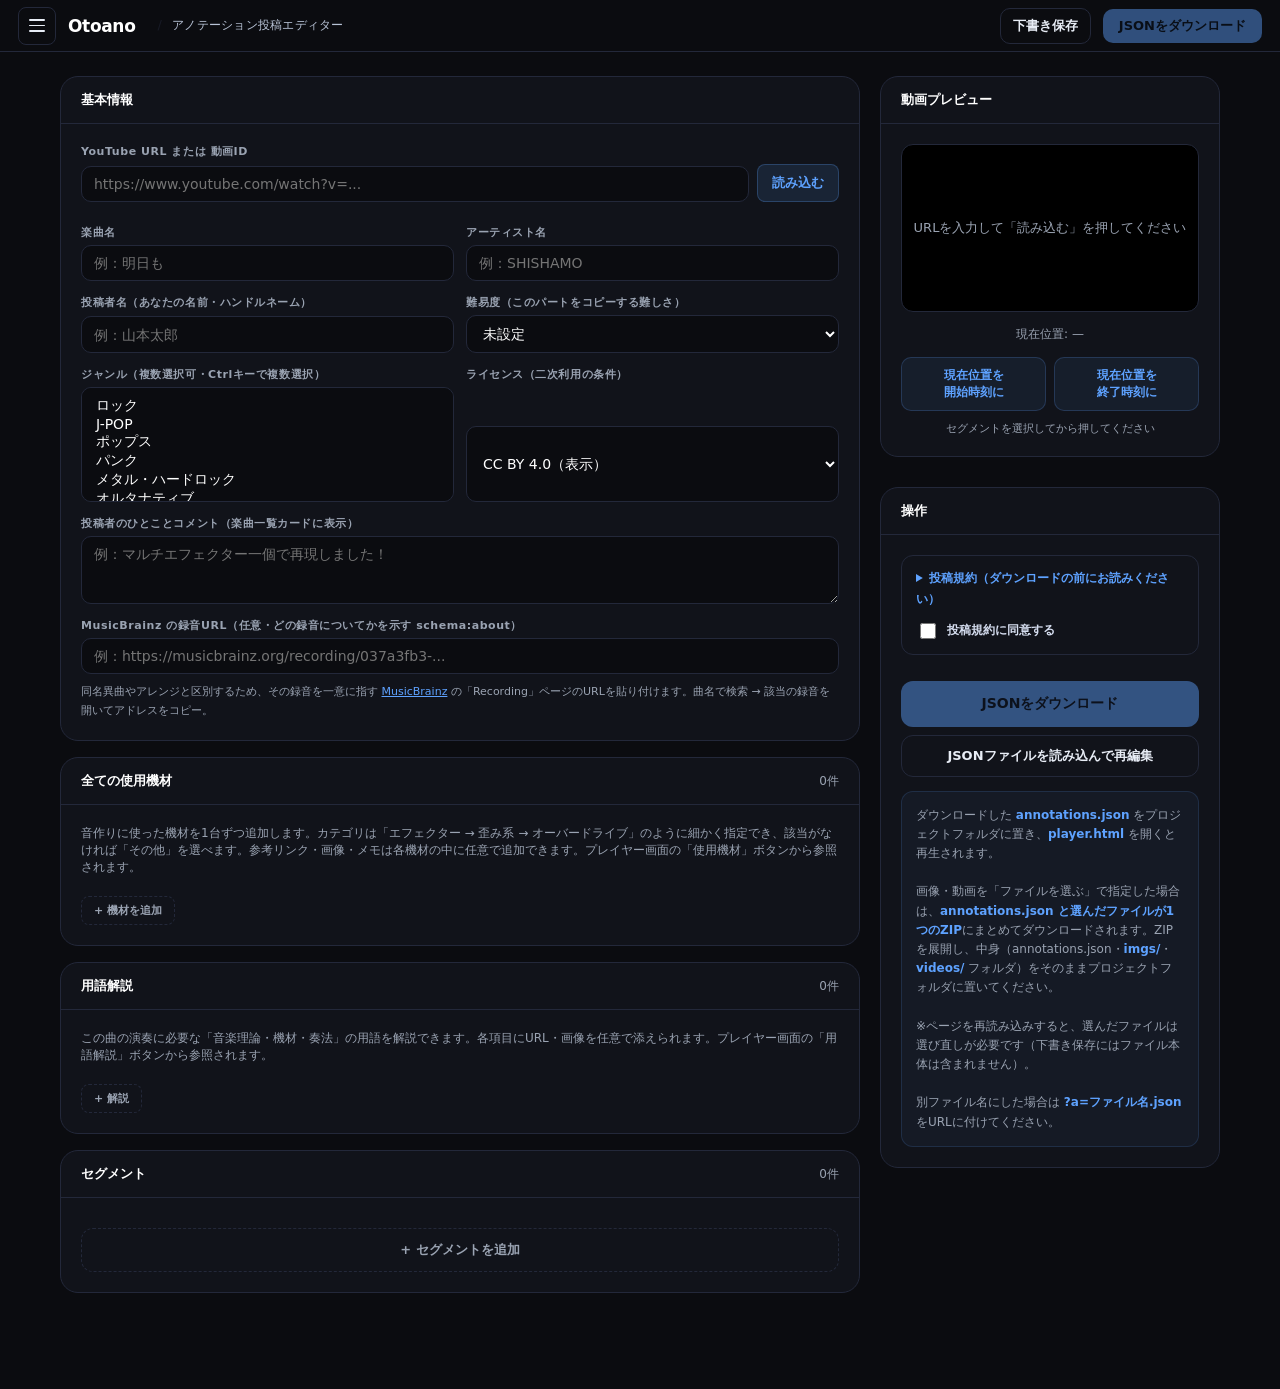
<file: upload.html>
<!doctype html>
<html lang="ja">
<head>
  <meta charset="utf-8" />
  <meta name="viewport" content="width=device-width,initial-scale=1" />
  <title>アノテーション投稿エディター - Otoano</title>
  <link rel="stylesheet" href="style.css" />
  <style>
    body { overflow-x: hidden; }

    /* ===== Two-column layout ===== */
    .editor-wrap { display: grid; grid-template-columns: 1fr 340px; gap: 20px; max-width: 1200px; margin: 0 auto; padding: 24px 20px 80px; align-items: start; }

    /* ===== Cards / sections ===== */
    .e-card { background: var(--panel); border: 1px solid var(--line); border-radius: 18px; overflow: hidden; margin-bottom: 16px; }
    .e-card-head { padding: 14px 20px; border-bottom: 1px solid var(--line); display: flex; align-items: center; justify-content: space-between; }
    .e-card-head h3 { margin: 0; font-size: 13px; font-weight: 700; color: #fff; }
    .e-card-body { padding: 20px; display: grid; gap: 14px; }

    /* ===== Form fields ===== */
    .field { display: grid; gap: 5px; }
    .field label { font-size: 11px; font-weight: 700; color: var(--muted); letter-spacing: 0.05em; }
    .field input, .field textarea, .field select {
      background: var(--bg); border: 1px solid var(--line); border-radius: 10px;
      color: #fff; padding: 9px 12px; font-size: 14px; font-family: inherit; width: 100%;
      transition: border-color 0.2s;
    }
    .field input:focus, .field textarea:focus, .field select:focus { outline: none; border-color: var(--accent); }
    .field textarea { resize: vertical; min-height: 68px; }
    .field-row { display: grid; grid-template-columns: 1fr 1fr; gap: 12px; }
    .url-row { display: grid; grid-template-columns: 1fr auto; gap: 8px; align-items: end; }
    .url-status { font-size: 12px; margin-top: 4px; }
    .url-status.ok { color: #5ecc82; }
    .url-status.err { color: #ff6b6b; }

    /* ===== Segment list ===== */
    .seg-list { display: flex; flex-direction: column; gap: 10px; }
    .seg-item { background: var(--bg); border: 1px solid var(--line); border-radius: 14px; overflow: hidden; }
    .seg-item-head { padding: 10px 14px; display: flex; align-items: center; gap: 10px; cursor: pointer; user-select: none; transition: background 0.15s; }
    .seg-item-head:hover { background: rgba(255,255,255,0.03); }
    .seg-item-head .seg-times { font-size: 12px; color: var(--accent); font-weight: 700; flex-shrink: 0; }
    .seg-item-head .seg-title-preview { font-size: 13px; color: var(--text); flex: 1; white-space: nowrap; overflow: hidden; text-overflow: ellipsis; }
    .seg-item-head .seg-del { background: none; border: none; color: var(--muted); cursor: pointer; font-size: 16px; padding: 2px 6px; border-radius: 6px; transition: color 0.15s, background 0.15s; flex-shrink: 0; }
    .seg-item-head .seg-del:hover { color: #ff6b6b; background: rgba(255,107,107,0.1); }
    .seg-item-head .seg-arrow { color: var(--muted); font-size: 11px; flex-shrink: 0; transition: transform 0.2s; }
    .seg-item.open .seg-arrow { transform: rotate(180deg); }

    .seg-item-body { display: none; padding: 14px; border-top: 1px solid var(--line); display: grid; gap: 12px; }
    .seg-item.open .seg-item-body { display: grid; }

    .time-row { display: grid; grid-template-columns: 1fr 1fr; gap: 10px; }
    .time-field { display: grid; gap: 4px; }
    .time-field label { font-size: 11px; font-weight: 700; color: var(--muted); }
    .time-input-wrap { display: grid; grid-template-columns: 1fr auto; gap: 6px; }
    .time-input-wrap input { background: var(--bg); border: 1px solid var(--line); border-radius: 8px; color: #fff; padding: 7px 10px; font-size: 13px; font-family: inherit; }
    .time-input-wrap input:focus { outline: none; border-color: var(--accent); }
    .time-set-btn { background: rgba(94,162,255,0.12); border: 1px solid rgba(94,162,255,0.25); color: var(--accent); border-radius: 8px; padding: 7px 10px; font-size: 11px; font-weight: 700; cursor: pointer; white-space: nowrap; }
    .time-set-btn:hover { background: rgba(94,162,255,0.2); }

    /* ===== Cards within segment ===== */
    .card-list { display: flex; flex-direction: column; gap: 6px; }
    .card-item { background: var(--panel); border: 1px solid var(--line); border-radius: 10px; padding: 10px 12px; display: grid; gap: 8px; }
    .card-item-head { display: flex; align-items: center; gap: 8px; }
    .card-type-badge { font-size: 10px; font-weight: 700; padding: 2px 8px; border-radius: 99px; flex-shrink: 0; }
    .badge-link { background: rgba(94,162,255,0.15); color: var(--accent); }
    .badge-text { background: rgba(180,107,255,0.15); color: #b46bff; }
    .badge-video { background: rgba(255,80,80,0.15); color: #ff6b6b; }
    .badge-image { background: rgba(80,200,120,0.15); color: #5ecc82; }
    .badge-gear { background: rgba(255,204,0,0.12); color: #ffcc00; }
    .badge-term { background: rgba(180,107,255,0.15); color: #b46bff; }
    .card-title-preview { font-size: 12px; color: var(--muted); flex: 1; overflow: hidden; text-overflow: ellipsis; white-space: nowrap; }
    .card-del { background: none; border: none; color: var(--muted); cursor: pointer; font-size: 14px; padding: 2px 5px; border-radius: 4px; }
    .card-del:hover { color: #ff6b6b; }
    .move-btn { background: none; border: none; color: var(--muted); cursor: pointer; font-size: 11px; padding: 2px 5px; border-radius: 4px; line-height: 1; transition: color 0.15s, background 0.15s; }
    .move-btn:hover { color: var(--accent); background: rgba(94,162,255,0.1); }
    .move-btn:disabled { opacity: 0.2; cursor: default; }
    .seg-item-head .move-btn { font-size: 10px; }
    .move-btns { display: flex; flex-direction: column; gap: 1px; flex-shrink: 0; }
    .card-fields { display: grid; gap: 6px; }
    .card-field input, .card-field textarea { background: var(--bg); border: 1px solid var(--line); border-radius: 8px; color: #fff; padding: 6px 10px; font-size: 12px; font-family: inherit; width: 100%; }
    .card-field input:focus, .card-field textarea:focus { outline: none; border-color: var(--accent); }
    .card-field textarea { resize: vertical; min-height: 50px; }
    .card-field label { font-size: 10px; color: var(--muted); font-weight: 700; display: block; margin-bottom: 3px; }

    .add-card-row { display: flex; gap: 6px; flex-wrap: wrap; }
    .add-card-btn { background: transparent; border: 1px dashed var(--line); color: var(--muted); border-radius: 8px; padding: 6px 12px; font-size: 11px; font-weight: 600; cursor: pointer; transition: all 0.2s; font-family: inherit; }
    .add-card-btn:hover { border-color: var(--accent); color: var(--accent); background: rgba(94,162,255,0.04); }

    /* 引き継ぎ編集のお知らせ */
    .fork-banner { display: grid; gap: 5px; background: rgba(94,162,255,0.07); border: 1px solid rgba(94,162,255,0.3); border-left: 3px solid var(--accent); border-radius: 12px; padding: 13px 16px; margin-bottom: 16px; font-size: 12.5px; color: #d6def0; line-height: 1.75; }
    .fork-banner strong { color: var(--accent); font-weight: 700; }
    .fork-banner .fork-hint { font-size: 11.5px; color: var(--muted); }
    .fork-banner code { background: var(--bg); border: 1px solid var(--line); border-radius: 4px; padding: 0 4px; font-size: 11px; }
    .fork-banner.is-error { background: rgba(255,120,120,0.07); border-color: rgba(255,120,120,0.35); border-left-color: #ff7878; }
    .fork-banner.is-error strong { color: #ff9b9b; }

    /* 奏法ブロック（奏法ごとに関連カードをまとめる） */
    .tech-add-row { display: flex; gap: 8px; align-items: center; }
    .tech-add-row select { flex: 1; min-width: 0; }
    .tech-add-row .add-card-btn { white-space: nowrap; }
    /* セグメントの3ブロック追加行（奏法・機材・その他） */
    .seg-add-row { display: flex; gap: 8px; align-items: center; flex-wrap: wrap; }
    .seg-add-row .seg-tech-pick { flex: 1 1 160px; min-width: 0; }
    .seg-add-row .add-card-btn { white-space: nowrap; }

    .tech-block { border: 1px solid var(--line); border-radius: 12px; background: rgba(255,255,255,0.015); margin-bottom: 10px; overflow: hidden; }
    .tech-block-head { display: flex; align-items: center; gap: 8px; padding: 9px 11px; background: rgba(94,162,255,0.05); border-bottom: 1px solid var(--line); }
    .tech-block-head select { flex: 1; min-width: 0; }
    .tech-block-head .tb-name { flex: 1; min-width: 0; }
    .tech-block-head .tb-name.hidden { display: none; }
    .tech-block-body { padding: 10px 11px 11px; display: grid; gap: 9px; }
    .tech-block-body .card-item { background: var(--bg); }
    .card-type-badge.badge-tech { background: rgba(94,162,255,0.15); color: var(--accent); border: 1px solid rgba(94,162,255,0.3); }
    .card-type-badge.badge-other { background: rgba(160,170,190,0.12); color: #aab4c8; border: 1px solid rgba(160,170,190,0.3); }
    .empty-hint { font-size: 11px; color: var(--muted); line-height: 1.7; margin: 0; padding: 10px 12px; border: 1px dashed var(--line); border-radius: 10px; }

    /* 機材カードの中に入れる参考資料 */
    .gear-subcards .gs-list { display: grid; gap: 8px; margin-bottom: 7px; }

    /* ギター本体の操作（ピックアップ／ボリューム／トーン） */
    .guitar-controls { border: 1px solid rgba(94,162,255,0.25); border-radius: 10px; padding: 10px 12px; background: rgba(94,162,255,0.04); }
    .guitar-controls .gc-row { display: grid; grid-template-columns: 84px 1fr; gap: 8px; align-items: center; margin-top: 6px; }
    .guitar-controls .gc-row:first-of-type { margin-top: 8px; }
    .guitar-controls .gc-lb { font-size: 11px; color: var(--muted); font-weight: 600; }
    .guitar-controls .gc-row input { background: var(--bg); border: 1px solid var(--line); border-radius: 8px; color: #fff; padding: 5px 8px; font-size: 12px; font-family: inherit; width: 100%; }

    /* 奏法タグ選択チップ（旧UI・互換用） */
    .tech-select { display: flex; flex-wrap: wrap; gap: 5px; }
    .tech-select .tech-group { width: 100%; display: grid; grid-template-columns: 92px 1fr; gap: 8px; align-items: start; }
    .tech-select .tech-group + .tech-group { margin-top: 7px; padding-top: 7px; border-top: 1px solid var(--line); }
    .tech-group-label { font-size: 10px; font-weight: 700; color: var(--muted); letter-spacing: 0.05em; padding-top: 6px; }
    .tech-group-chips { display: flex; flex-wrap: wrap; gap: 5px; }
    @media (max-width: 640px) { .tech-select .tech-group { grid-template-columns: 1fr; gap: 4px; } .tech-group-label { padding-top: 0; } }
    .tech-chip { background: transparent; border: 1px solid var(--line); color: var(--muted); border-radius: 99px; padding: 4px 11px; font-size: 11px; font-weight: 600; cursor: pointer; font-family: inherit; transition: all 0.15s; }
    .tech-chip:hover { border-color: rgba(94,162,255,0.5); color: var(--text); }
    .tech-chip.on { background: rgba(94,162,255,0.15); border-color: var(--accent); color: var(--accent); }

    /* 機材パラメータ行 */
    .gp-rows { display: grid; gap: 7px; }
    .gp-row { display: grid; gap: 4px; }
    .gp-line { display: grid; grid-template-columns: 1fr 58px 84px 22px; gap: 5px; align-items: center; }
    .gp-row input, .gp-row select { background: var(--bg); border: 1px solid var(--line); border-radius: 8px; color: #fff; padding: 5px 8px; font-size: 12px; font-family: inherit; width: 100%; }
    .gp-row input:focus, .gp-row select:focus { outline: none; border-color: var(--accent); }
    .gp-name-custom.hidden { display: none; }
    .gp-del { background: none; border: none; color: var(--muted); cursor: pointer; font-size: 13px; padding: 2px; border-radius: 4px; }
    .gp-del:hover { color: #ff6b6b; }
    .gp-add { margin-top: 5px; }

    .add-seg-btn { width: 100%; background: transparent; border: 1px dashed var(--line); color: var(--muted); border-radius: 12px; padding: 12px; font-size: 13px; font-weight: 600; cursor: pointer; transition: all 0.2s; font-family: inherit; }
    .add-seg-btn:hover { border-color: var(--accent); color: var(--accent); background: rgba(94,162,255,0.04); }

    /* ===== Right sidebar ===== */
    .sidebar { position: sticky; top: 68px; display: flex; flex-direction: column; gap: 14px; }

    #playerPreview { width: 100%; aspect-ratio: 16/9; border-radius: 12px; overflow: hidden; background: #000; border: 1px solid var(--line); }
    #playerPreview iframe { width: 100%; height: 100%; border: none; }
    .player-placeholder { width: 100%; height: 100%; display: flex; align-items: center; justify-content: center; color: var(--muted); font-size: 13px; }

    .time-actions { display: grid; grid-template-columns: 1fr 1fr; gap: 8px; }
    .time-action-btn { background: rgba(94,162,255,0.08); border: 1px solid rgba(94,162,255,0.2); color: var(--accent); border-radius: 10px; padding: 9px 10px; font-size: 12px; font-weight: 700; cursor: pointer; text-align: center; font-family: inherit; transition: background 0.15s; }
    .time-action-btn:hover { background: rgba(94,162,255,0.16); }
    .current-time-display { text-align: center; font-size: 12px; color: var(--muted); padding: 4px 0; }

    .action-btns { display: flex; flex-direction: column; gap: 8px; }
    .dl-btn { background: var(--accent); color: #08111f; border: none; border-radius: 12px; padding: 14px; font-size: 14px; font-weight: 800; cursor: pointer; font-family: inherit; transition: opacity 0.2s; }
    .dl-btn:hover { opacity: 0.9; }
    /* 投稿規約への同意（同意するまでダウンロードできない） */
    .dl-btn.needs-agree { opacity: 0.45; }
    .terms-box { border: 1px solid var(--line); border-radius: 12px; padding: 12px 14px; margin-bottom: 12px; font-size: 12px; line-height: 1.75; color: #d6def0; }
    .terms-box summary { cursor: pointer; font-weight: 700; color: var(--accent); }
    .terms-box ol { margin: 8px 0 4px; padding-left: 1.4em; display: grid; gap: 4px; }
    .terms-box .terms-note { font-size: 11px; color: var(--muted); }
    .terms-agree { display: flex; align-items: center; gap: 8px; margin-top: 10px; font-weight: 700; cursor: pointer; }
    .terms-agree input { width: 16px; height: 16px; accent-color: var(--accent); }
    .terms-box.is-alert { border-color: #ff7878; }
    .load-btn { background: transparent; border: 1px solid var(--line); color: var(--text); border-radius: 12px; padding: 11px; font-size: 13px; font-weight: 600; cursor: pointer; font-family: inherit; transition: border-color 0.2s; }
    .load-btn:hover { border-color: var(--accent); color: var(--accent); }

    .hint-box { background: rgba(94,162,255,0.05); border: 1px solid rgba(94,162,255,0.15); border-radius: 12px; padding: 14px; font-size: 12px; color: var(--muted); line-height: 1.6; }
    .hint-box strong { color: var(--accent); }
    /* 画像・動画をファイルから選ぶ */
    .pick-file-btn { justify-self: start; display: inline-flex; align-items: center; gap: 6px; background: var(--bg); color: var(--accent); border: 1px dashed rgba(94,162,255,0.6); border-radius: 8px; padding: 6px 12px; font-size: 12px; font-weight: 700; cursor: pointer; font-family: inherit; }
    .pick-file-btn:hover { background: rgba(94,162,255,0.08); }
    .pick-file-info { font-size: 11px; color: var(--muted); line-height: 1.6; }
    .pick-file-info strong { color: #d6def0; }
    .pick-file-info video { display: block; max-width: 100%; max-height: 140px; margin-top: 4px; border-radius: 8px; border: 1px solid var(--line); }
    .pick-file-info.is-warn { color: #ffb4a0; }

    @media (max-width: 800px) {
      .editor-wrap { grid-template-columns: 1fr; }
      .sidebar { position: static; }
      .field-row { grid-template-columns: 1fr; }
    }
  </style>
</head>
<body>
<header>
  <button class="nav-btn" id="navBtn" aria-label="メニューを開く"><span></span><span></span><span></span></button>
  <a href="index.html" class="site-logo">Otoano</a>
  <span class="header-page-label">アノテーション投稿エディター</span>
  <div style="flex:1"></div>
  <button class="secondary" id="saveBtn">下書き保存</button>
  <button class="dl-btn" id="dlBtn" style="padding:8px 16px; font-size:13px; border-radius:10px;">JSONをダウンロード</button>
</header>

<datalist id="pu-positions"></datalist>

<div class="editor-wrap">

  <!-- ===== 左: エディター ===== -->
  <div class="editor-main">

    <!-- 引き継ぎ編集の表示（プレイヤーの「引き継いで編集する」から来たとき） -->
    <div class="fork-banner" id="forkBanner" style="display:none;"></div>

    <!-- 基本情報 -->
    <div class="e-card">
      <div class="e-card-head"><h3>基本情報</h3></div>
      <div class="e-card-body">
        <div class="field">
          <label>YouTube URL または 動画ID</label>
          <div class="url-row">
            <input type="text" id="youtubeUrl" placeholder="https://www.youtube.com/watch?v=..." />
            <button class="time-set-btn" id="loadVideoBtn" style="padding:9px 14px; font-size:13px;">読み込む</button>
          </div>
          <div class="url-status" id="urlStatus"></div>
        </div>
        <div class="field-row">
          <div class="field">
            <label>楽曲名</label>
            <input type="text" id="songTitle" placeholder="例：明日も" />
          </div>
          <div class="field">
            <label>アーティスト名</label>
            <input type="text" id="artistName" placeholder="例：SHISHAMO" />
          </div>
        </div>
        <div class="field-row">
          <div class="field">
            <label>投稿者名（あなたの名前・ハンドルネーム）</label>
            <input type="text" id="creatorName" placeholder="例：山本太郎" />
          </div>
          <div class="field">
            <label>難易度（このパートをコピーする難しさ）</label>
            <select id="difficultySelect"></select>
          </div>
        </div>
        <div class="field-row">
          <div class="field">
            <label>ジャンル（複数選択可・Ctrlキーで複数選択）</label>
            <select id="genreSelect" multiple size="5"></select>
          </div>
          <div class="field">
            <label>ライセンス（二次利用の条件）</label>
            <select id="licenseSelect">
              <option value="https://creativecommons.org/licenses/by/4.0/">CC BY 4.0（表示）</option>
              <option value="https://creativecommons.org/licenses/by-sa/4.0/">CC BY-SA 4.0（表示・継承）</option>
              <option value="https://creativecommons.org/licenses/by-nc/4.0/">CC BY-NC 4.0（表示・非営利）</option>
              <option value="https://creativecommons.org/publicdomain/zero/1.0/">CC0 1.0（権利放棄）</option>
              <option value="">指定しない</option>
            </select>
          </div>
        </div>
        <div class="field">
          <label>投稿者のひとことコメント（楽曲一覧カードに表示）</label>
          <textarea id="comment" placeholder="例：マルチエフェクター一個で再現しました！"></textarea>
        </div>
        <div class="field">
          <label>MusicBrainz の録音URL（任意・どの録音についてかを示す schema:about）</label>
          <input type="url" id="aboutInput" placeholder="例：https://musicbrainz.org/recording/037a3fb3-..." />
          <div style="font-size:11px; color:var(--muted); line-height:1.7; margin-top:4px;">
            同名異曲やアレンジと区別するため、その録音を一意に指す
            <a href="https://musicbrainz.org/" target="_blank" rel="noopener" style="color:var(--accent);">MusicBrainz</a>
            の「Recording」ページのURLを貼り付けます。曲名で検索 → 該当の録音を開いてアドレスをコピー。
          </div>
        </div>
      </div>
    </div>

    <!-- 全ての使用機材 -->
    <div class="e-card">
      <div class="e-card-head">
        <h3>全ての使用機材</h3>
        <span id="gearCount" style="font-size:12px; color:var(--muted);">0件</span>
      </div>
      <div class="e-card-body" style="gap:10px;">
        <p style="font-size:12px; color:var(--muted); margin:0;">音作りに使った機材を1台ずつ追加します。カテゴリは「エフェクター → 歪み系 → オーバードライブ」のように細かく指定でき、該当がなければ「その他」を選べます。参考リンク・画像・メモは各機材の中に任意で追加できます。プレイヤー画面の「使用機材」ボタンから参照されます。</p>
        <div class="card-list" id="gearInfoList"></div>
        <div class="add-card-row">
          <button class="add-card-btn" data-key="gearInfo" data-type="gear">+ 機材を追加</button>
        </div>
      </div>
    </div>

    <!-- 用語解説 -->
    <div class="e-card">
      <div class="e-card-head">
        <h3>用語解説</h3>
        <span id="knowledgeCount" style="font-size:12px; color:var(--muted);">0件</span>
      </div>
      <div class="e-card-body" style="gap:10px;">
        <p style="font-size:12px; color:var(--muted); margin:0;">この曲の演奏に必要な「音楽理論・機材・奏法」の用語を解説できます。各項目にURL・画像を任意で添えられます。プレイヤー画面の「用語解説」ボタンから参照されます。</p>
        <div class="card-list" id="knowledgeInfoList"></div>
        <div class="add-card-row">
          <button class="add-card-btn" data-key="knowledgeInfo" data-type="term">+ 解説</button>
        </div>
      </div>
    </div>

    <!-- セグメント -->
    <div class="e-card">
      <div class="e-card-head">
        <h3>セグメント</h3>
        <span id="segCount" style="font-size:12px; color:var(--muted);">0件</span>
      </div>
      <div class="e-card-body" style="gap:10px;">
        <div class="seg-list" id="segList"></div>
        <button class="add-seg-btn" id="addSegBtn">+ セグメントを追加</button>
      </div>
    </div>

  </div>

  <!-- ===== 右: プレビュー & アクション ===== -->
  <div class="sidebar">
    <div class="e-card">
      <div class="e-card-head"><h3>動画プレビュー</h3></div>
      <div class="e-card-body" style="gap:10px;">
        <div id="playerPreview">
          <div class="player-placeholder">URLを入力して「読み込む」を押してください</div>
        </div>
        <div class="current-time-display" id="currentTimeDisplay">現在位置: —</div>
        <div class="time-actions">
          <button class="time-action-btn" id="setStartBtn">現在位置を<br>開始時刻に</button>
          <button class="time-action-btn" id="setEndBtn">現在位置を<br>終了時刻に</button>
        </div>
        <div style="font-size:11px; color:var(--muted); text-align:center;">セグメントを選択してから押してください</div>
      </div>
    </div>

    <div class="e-card">
      <div class="e-card-head"><h3>操作</h3></div>
      <div class="e-card-body">
        <div class="terms-box" id="termsBox">
          <details id="termsDetails">
            <summary>投稿規約（ダウンロードの前にお読みください）</summary>
            <ol>
              <li>投稿した記録（区間・奏法・機材・設定値・解説・画像・動画への参照）は、あなたが選んだライセンスのもとで公開され、その条件の範囲で誰でも再利用できます。</li>
              <li>投稿者名（ハンドルネーム可）は、記録の作成者として公開されます。</li>
              <li>画像・動画・文章は、自分で作成したもの、または権利者から利用の許諾を得たものだけを含めてください。</li>
              <li>市販の楽譜やCD・配信音源などを複製したデータは含めないでください。楽曲本編はYouTube上の動画を参照します。</li>
              <li>他の人の記録を引き継いで編集した場合は、原典の情報が自動で記録され、原典のライセンスが引き継がれます。</li>
              <li>第三者の権利を侵害するおそれのある投稿や不適切な投稿は、運営者の判断で公開を停止することがあります。</li>
            </ol>
            <div class="terms-note">記録された機材名や設定値などの情報そのものに権利が生じるかは明確ではありませんが、再利用の条件を明示するため、すべての投稿にライセンスを付けています。</div>
          </details>
          <label class="terms-agree"><input type="checkbox" id="agreeTerms" /> 投稿規約に同意する</label>
        </div>
        <div class="action-btns">
          <button class="dl-btn" id="dlBtn2">JSONをダウンロード</button>
          <label class="load-btn" style="text-align:center; cursor:pointer;">
            JSONファイルを読み込んで再編集
            <input type="file" id="loadFile" accept=".json" style="display:none;" />
          </label>
        </div>
        <div class="hint-box">
          ダウンロードした <strong>annotations.json</strong> をプロジェクトフォルダに置き、<strong>player.html</strong> を開くと再生されます。<br><br>
          画像・動画を「ファイルを選ぶ」で指定した場合は、<strong>annotations.json と選んだファイルが1つのZIP</strong>にまとめてダウンロードされます。ZIPを展開し、中身（annotations.json・<strong>imgs/</strong>・<strong>videos/</strong> フォルダ）をそのままプロジェクトフォルダに置いてください。<br><br>
          <span id="mediaCount"></span>
          ※ページを再読み込みすると、選んだファイルは選び直しが必要です（下書き保存にはファイル本体は含まれません）。<br><br>
          別ファイル名にした場合は <strong>?a=ファイル名.json</strong> をURLに付けてください。
        </div>
      </div>
    </div>
  </div>
</div>

<div class="nav-overlay" id="navOverlay"></div>
<nav class="nav-panel" id="navPanel">
  <div class="nav-panel-head"><a href="index.html" class="nav-panel-logo">Otoano</a><button class="nav-panel-close" id="navClose">✕</button></div>
  <div class="nav-panel-section"><div class="nav-panel-label">メイン</div><a href="index.html">ホーム</a><a href="search.html">横断検索</a><a href="upload.html" class="nav-current">アノテーション投稿</a></div>
  <div class="nav-panel-section"><div class="nav-panel-label">ガイド</div><a href="usage-guide.html">サイト利用ガイド</a><a href="guide.html">エレキギター初心者ガイド</a><a href="band-guide.html">バンド活動ガイド</a></div>
  <div class="nav-panel-section"><div class="nav-panel-label">辞書</div><a href="terms.html">奏法・機材解説</a></div>
  <div class="nav-panel-section"><div class="nav-panel-label">ユーザー情報</div><a href="account.html" class="nav-mypage-link">アカウント</a><a href="history.html" class="nav-mypage-link">プレイ履歴</a><a href="posts.html" class="nav-mypage-link">投稿管理</a></div>
</nav>

<script src="vocab.js"></script>
<script>
/* =====================================================
   状態管理
===================================================== */
let state = {
  videoId: '',
  created: '',     // dcterms:created（初回投稿日。再編集時は元の日付を保持）
  segments: [],    // [{id, title, start, end, description, category, techniques:[], items:[]}]
  gearInfo: [],     // [{type, title, ...}]  使用機材        → otoano:hasGearInfo
  docId: '',        // 読み込んだJSONの @id（自分の投稿を直すときは識別子を変えない）
  isBasedOn: '',    // 引き継ぎ元の @id（schema:isBasedOn）
  forkedFrom: null, // 引き継ぎ元の表示用情報（投稿者・ライセンス・タイトル）
  knowledgeInfo: [] // [{type, title, ...}]  用語解説        → otoano:hasGlossary
};
/* 「ファイルを選ぶ」で指定した画像・動画（パス → File／プレビュー用URL）。描画より前に用意しておく */
const mediaFiles = new Map();
const mediaUrls  = new Map();
let player = null;           // YouTube player
let activeSegIdx = null;     // 現在選択中のセグメントのインデックス

/* =====================================================
   YouTube URL解析
===================================================== */
function extractVideoId(url) {
  url = url.trim();
  const patterns = [
    /[?&]v=([A-Za-z0-9_-]{11})/,
    /youtu\.be\/([A-Za-z0-9_-]{11})/,
    /embed\/([A-Za-z0-9_-]{11})/,
    /^([A-Za-z0-9_-]{11})$/
  ];
  for (const p of patterns) {
    const m = url.match(p);
    if (m) return m[1];
  }
  return null;
}

document.getElementById('loadVideoBtn').addEventListener('click', () => {
  const url = document.getElementById('youtubeUrl').value;
  const vid = extractVideoId(url);
  const status = document.getElementById('urlStatus');
  if (!vid) {
    status.textContent = '動画IDを取得できませんでした。URLを確認してください。';
    status.className = 'url-status err';
    return;
  }
  state.videoId = vid;
  status.textContent = '動画ID: ' + vid + ' — 読み込み成功';
  status.className = 'url-status ok';
  loadYouTubePlayer(vid);
});

/* =====================================================
   YouTube Player
===================================================== */
function loadYouTubePlayer(videoId) {
  const wrap = document.getElementById('playerPreview');
  wrap.innerHTML = '<div id="ytPlayer"></div>';
  if (window.YT && window.YT.Player) {
    createYTPlayer(videoId);
  } else {
    const tag = document.createElement('script');
    tag.src = 'https://www.youtube.com/iframe_api';
    document.head.appendChild(tag);
    window.onYouTubeIframeAPIReady = () => createYTPlayer(videoId);
  }
}

function createYTPlayer(videoId) {
  player = new YT.Player('ytPlayer', {
    videoId,
    playerVars: { rel: 0, modestbranding: 1 },
    events: { onReady: () => startTimerDisplay() }
  });
}

let timerInterval = null;
function startTimerDisplay() {
  if (timerInterval) clearInterval(timerInterval);
  timerInterval = setInterval(() => {
    if (!player || typeof player.getCurrentTime !== 'function') return;
    const t = player.getCurrentTime();
    document.getElementById('currentTimeDisplay').textContent =
      '現在位置: ' + fmtTime(t) + ' (' + t.toFixed(1) + 's)';
  }, 200);
}

function fmtTime(sec) {
  const s = Math.max(0, Math.floor(sec));
  return String(Math.floor(s / 60)).padStart(2, '0') + ':' + String(s % 60).padStart(2, '0');
}

function getCurrentTime() {
  if (!player || typeof player.getCurrentTime !== 'function') return null;
  return parseFloat(player.getCurrentTime().toFixed(1));
}

/* =====================================================
   時刻設定ボタン
===================================================== */
document.getElementById('setStartBtn').addEventListener('click', () => {
  const t = getCurrentTime();
  if (t === null) return alert('動画を読み込んでください。');
  if (activeSegIdx === null) return alert('セグメントを選択してください（タイトルバーをクリックして開く）。');
  state.segments[activeSegIdx].start = t;
  renderSegList();
});

document.getElementById('setEndBtn').addEventListener('click', () => {
  const t = getCurrentTime();
  if (t === null) return alert('動画を読み込んでください。');
  if (activeSegIdx === null) return alert('セグメントを選択してください。');
  state.segments[activeSegIdx].end = t;
  renderSegList();
});

/* =====================================================
   セグメント追加
===================================================== */
document.getElementById('addSegBtn').addEventListener('click', () => {
  const lastEnd = state.segments.length
    ? state.segments[state.segments.length - 1].end
    : 0;
  state.segments.push({
    id: 'seg_' + Date.now(),
    title: '新しいセグメント',
    start: lastEnd,
    end: lastEnd + 30,
    description: '',
    categories: ['other'],
    items: []
  });
  activeSegIdx = state.segments.length - 1;
  renderSegList();
});

/* =====================================================
   セグメント描画
===================================================== */
function renderSegList() {
  const list = document.getElementById('segList');
  list.innerHTML = '';
  document.getElementById('segCount').textContent = state.segments.length + '件';

  state.segments.forEach((seg, idx) => {
    const isOpen = idx === activeSegIdx;
    const div = document.createElement('div');
    div.className = 'seg-item' + (isOpen ? ' open' : '');
    div.innerHTML = `
      <div class="seg-item-head">
        <span class="seg-times">${fmtTime(seg.start)} – ${fmtTime(seg.end)}</span>
        <span class="seg-title-preview">${escHtml(seg.title)}</span>
        <div class="move-btns">
          <button class="move-btn seg-move" data-idx="${idx}" data-dir="-1" ${idx === 0 ? 'disabled' : ''} title="上へ">▲</button>
          <button class="move-btn seg-move" data-idx="${idx}" data-dir="1"  ${idx === state.segments.length - 1 ? 'disabled' : ''} title="下へ">▼</button>
        </div>
        <button class="seg-del" data-idx="${idx}" title="削除">×</button>
        <span class="seg-arrow">▼</span>
      </div>
      <div class="seg-item-body">
        <div class="field">
          <label>セグメント名</label>
          <input type="text" class="seg-title-input" data-idx="${idx}" value="${escHtml(seg.title)}" />
        </div>
        <div class="time-row">
          <div class="time-field">
            <label>開始（秒）</label>
            <div class="time-input-wrap">
              <input type="number" class="seg-start" data-idx="${idx}" value="${seg.start}" min="0" step="0.1" />
            </div>
          </div>
          <div class="time-field">
            <label>終了（秒）</label>
            <div class="time-input-wrap">
              <input type="number" class="seg-end" data-idx="${idx}" value="${seg.end}" min="0" step="0.1" />
            </div>
          </div>
        </div>
        <div class="field">
          <label>観点カテゴリ（複数選択可・Ctrlキーを押しながらクリック）</label>
          <select class="seg-cat" data-idx="${idx}" multiple size="3">
            <option value="technique" ${segCategories(seg).includes('technique')?'selected':''}>奏法</option>
            <option value="equipment" ${segCategories(seg).includes('equipment')?'selected':''}>機材</option>
            <option value="other" ${segCategories(seg).includes('other')?'selected':''}>その他</option>
          </select>
        </div>
        <div class="field">
          <label>説明文</label>
          <textarea class="seg-desc" data-idx="${idx}">${escHtml(seg.description)}</textarea>
        </div>
        <div class="field">
          <label>この区間の内容（奏法・機材をそれぞれ独立して追加。奏法のプルダウンで「その他」も選べます）</label>
          <div class="seg-add-row">
            <button type="button" class="add-card-btn seg-tech-add" data-idx="${idx}">+ 奏法を追加</button>
            <button type="button" class="add-card-btn seg-gear-add" data-idx="${idx}">+ 機材を追加</button>
          </div>
        </div>
        <div class="card-list" id="cardList_${idx}"></div>
      </div>
    `;
    list.appendChild(div);
    renderCards(idx);

    // ヘッダークリックで開閉
    div.querySelector('.seg-item-head').addEventListener('click', (e) => {
      if (e.target.classList.contains('seg-del')) return;
      activeSegIdx = isOpen ? null : idx;
      renderSegList();
    });
  });

  // セグメント並び替え
  list.querySelectorAll('.seg-move').forEach(btn => {
    btn.addEventListener('click', (e) => {
      e.stopPropagation();
      const i   = Number(btn.dataset.idx);
      const dir = Number(btn.dataset.dir);
      moveItem(state.segments, i, dir, () => {
        // アクティブインデックスも追従
        if (activeSegIdx === i) activeSegIdx = i + dir;
        else if (activeSegIdx === i + dir) activeSegIdx = i;
        renderSegList();
      });
    });
  });

  // イベント委任
  list.querySelectorAll('.seg-del').forEach(btn => {
    btn.addEventListener('click', (e) => {
      e.stopPropagation();
      const i = Number(btn.dataset.idx);
      state.segments.splice(i, 1);
      if (activeSegIdx === i) activeSegIdx = null;
      else if (activeSegIdx > i) activeSegIdx--;
      renderSegList();
    });
  });
  list.querySelectorAll('.seg-title-input').forEach(el => {
    el.addEventListener('input', () => {
      state.segments[Number(el.dataset.idx)].title = el.value;
      // ヘッダーのプレビューだけ更新
      const head = el.closest('.seg-item').querySelector('.seg-title-preview');
      if (head) head.textContent = el.value;
    });
  });
  list.querySelectorAll('.seg-start').forEach(el => {
    el.addEventListener('change', () => { state.segments[Number(el.dataset.idx)].start = parseFloat(el.value) || 0; refreshTimeBadge(el); });
  });
  list.querySelectorAll('.seg-end').forEach(el => {
    el.addEventListener('change', () => { state.segments[Number(el.dataset.idx)].end = parseFloat(el.value) || 0; refreshTimeBadge(el); });
  });
  list.querySelectorAll('.seg-cat').forEach(el => {
    el.addEventListener('change', () => {
      const sel = Array.from(el.selectedOptions).map(o => o.value);
      state.segments[Number(el.dataset.idx)].categories = sel.length ? sel : ['other'];
    });
  });
  list.querySelectorAll('.seg-desc').forEach(el => {
    el.addEventListener('input', () => { state.segments[Number(el.dataset.idx)].description = el.value; });
  });
  // 奏法ブロックの追加（プルダウンで選んで追加。同じ奏法は重ねて追加しない）
  // 奏法ブロックの追加：まず空のブロックを置き、ブロック内のプルダウンで奏法（またはその他）を選ぶ
  list.querySelectorAll('.seg-tech-add').forEach(btn => {
    btn.addEventListener('click', (e) => {
      e.stopPropagation();
      const i = Number(btn.dataset.idx);
      state.segments[i].items.push({ type: 'group', title: '', aboutTechnique: '', items: [] });
      renderCards(i);
    });
  });

  // 機材ブロックの追加（奏法とは独立。gearカードを直接置く）
  list.querySelectorAll('.seg-gear-add').forEach(btn => {
    btn.addEventListener('click', (e) => {
      e.stopPropagation();
      const i = Number(btn.dataset.idx);
      state.segments[i].items.push(newCard('gear'));
      renderCards(i);
    });
  });
}

/* 奏法タグのチップHTML（統制語彙 vocab.js を参照）。
   奏法グループ（otoano:tg-* ／ skos:broader）ごとに見出しをつけて並べる。 */
function techChipsHtml(seg, idx) {
  const sel = Array.isArray(seg.techniques) ? seg.techniques : [];
  if (typeof OTOANO_TECHNIQUES === 'undefined') return '';
  const chip = (t) =>
    `<button type="button" class="tech-chip${sel.includes(t.id) ? ' on' : ''}" data-idx="${idx}" data-tech="${t.id}">${escHtml(t.label)}</button>`;
  const groups = (typeof OTOANO_TECH_GROUPS !== 'undefined') ? OTOANO_TECH_GROUPS : [];
  if (!groups.length) return OTOANO_TECHNIQUES.map(chip).join('');
  return groups.map(g => {
    const list = OTOANO_TECHNIQUES.filter(t => t.group === g.id);
    if (!list.length) return '';
    return `<div class="tech-group">
      <span class="tech-group-label">${escHtml(g.label)}</span>
      <div class="tech-group-chips">${list.map(chip).join('')}</div>
    </div>`;
  }).join('');
}

/* 関連カードが、セグメントのどの奏法に対応するかを選ぶセレクタHTML。
   セグメントに奏法タグがある場合のみ表示する（otoano:aboutTechnique で接続）。 */
function cardTechSelectHtml(segIdx, item) {
  const seg = state.segments[segIdx];
  const techs = Array.isArray(seg.techniques) ? seg.techniques : [];
  if (!techs.length) return '';
  const cur = item.aboutTechnique || '';
  const label = (typeof otoanoTechLabel === 'function') ? otoanoTechLabel : (x => x);
  const opts = ['<option value="">（対応する奏法：指定なし）</option>']
    .concat(techs.map(t => `<option value="${t}" ${cur === t ? 'selected' : ''}>${escHtml(label(t))}</option>`))
    .join('');
  return `<div class="card-field"><label>対応する奏法</label><select class="ci-abouttech">${opts}</select></div>`;
}

/* 機材カテゴリの下位分類（skos:broader）の選択肢HTML。
   子をもつ子（エフェクターの系統）は optgroup にまとめる。子がなければ空文字を返す。 */
function gearSubOptionsHtml(topId, cur) {
  if (typeof otoanoGearChildren !== 'function') return '';
  const kids = otoanoGearChildren(topId);
  if (!kids.length) return '';
  const sel = (id) => cur === id ? 'selected' : '';
  let opts = `<option value="${topId}" ${sel(topId)}>（種類を指定しない）</option>`;
  kids.forEach(k => {
    const gkids = otoanoGearChildren(k.id);
    if (gkids.length) {
      opts += `<optgroup label="${escHtml(k.label)}">`
        + `<option value="${k.id}" ${sel(k.id)}>${escHtml(k.label)}（種類は未特定）</option>`
        + gkids.map(g => `<option value="${g.id}" ${sel(g.id)}>${escHtml(g.label)}</option>`).join('')
        + `</optgroup>`;
    } else {
      opts += `<option value="${k.id}" ${sel(k.id)}>${escHtml(k.label)}</option>`;
    }
  });
  return opts;
}

/* 機材カテゴリの現在値を、上位セレクト＋下位セレクトから読む（下位が優先） */
function readGearCat(d) {
  const sub = d.querySelector('.ci-gearcat-sub');
  if (sub && sub.value) return sub.value;
  const top = d.querySelector('.ci-gearcat-top');
  return (top && top.value) || 'other';
}

/* 上位カテゴリを変えたら下位の選択肢を作り直す。
   ギター⇔非ギターで専用欄（ピックアップ等）の有無が変わる場合はカードを再描画する。 */
function bindGearCatEvents(d, upd, rerender) {
  const topSel = d.querySelector('.ci-gearcat-top');
  if (!topSel) return;
  topSel.addEventListener('change', () => {
    const opts = gearSubOptionsHtml(topSel.value, topSel.value);
    let row = d.querySelector('.gear-sub-row');
    if (opts) {
      if (!row) {
        row = document.createElement('div');
        row.className = 'card-field gear-sub-row';
        row.innerHTML = `<label>さらに細かい種類（任意）</label><select class="ci-gearcat-sub"></select>`;
        const topField = topSel.closest('.card-field');
        if (topField) topField.insertAdjacentElement('afterend', row);
      }
      const subSel = row.querySelector('.ci-gearcat-sub');
      subSel.innerHTML = opts;
      // 作り直したセレクトにも入力イベントを張り直す
      subSel.addEventListener('change', upd);
    } else if (row) {
      row.remove();
    }
    upd();
    // ギター専用欄の要否が変わったら再描画
    const nowGuitar = topSel.value === 'guitar';
    const hasGuitarControls = !!d.querySelector('.guitar-controls');
    if (nowGuitar !== hasGuitarControls && typeof rerender === 'function') rerender();
  });
}

/* 機材設定カードの入力欄HTML */
function gearFieldsHtml(item) {
  const cats = (typeof OTOANO_GEAR_CATEGORIES !== 'undefined') ? OTOANO_GEAR_CATEGORIES : [];
  const cur = item.gearCategory || 'other';
  const top = (typeof otoanoGearTopId === 'function') ? otoanoGearTopId(cur) : cur;
  const isGuitar = top === 'guitar';
  const catOptions = cats.map(c =>
    `<option value="${c.id}" ${top === c.id ? 'selected' : ''}>${escHtml(c.label)}</option>`
  ).join('');
  const subOptions = gearSubOptionsHtml(top, cur);
  const subRow = subOptions
    ? `<div class="card-field gear-sub-row"><label>さらに細かい種類（任意）</label><select class="ci-gearcat-sub">${subOptions}</select></div>`
    : '';
  // ギターは pickup / volume / tone を専用欄で、それ以外は汎用つまみ行で扱う
  const allSettings = item.settings || [];
  const GUITAR_PARAMS = ['pickup', 'volume', 'tone'];
  const findVal = (p) => { const s = allSettings.find(x => x.param === p); return s ? (s.value ?? '') : ''; };
  const genericSettings = isGuitar ? allSettings.filter(s => GUITAR_PARAMS.indexOf(s.param) < 0) : allSettings;
  const rows = genericSettings.map(s => gearParamRowHtml(s)).join('');
  const guitarBlock = isGuitar ? `
    <div class="card-field guitar-controls">
      <label>ギター本体の操作（任意・曲中で変わる場合はその値を）</label>
      <div class="gc-row"><span class="gc-lb">ピックアップ</span><input type="text" class="ci-pickup" list="pu-positions" value="${escHtml(findVal('pickup'))}" placeholder="例：フロント、センター＋リア" /></div>
      <div class="gc-row"><span class="gc-lb">ボリューム</span><input type="text" class="ci-gvol" value="${escHtml(findVal('volume'))}" placeholder="例：8（0〜10）" /></div>
      <div class="gc-row"><span class="gc-lb">トーン</span><input type="text" class="ci-gtone" value="${escHtml(findVal('tone'))}" placeholder="例：6（0〜10）" /></div>
    </div>` : '';
  return `
    <div class="card-field"><label>機材名・設定名</label><input type="text" class="ci-title" value="${escHtml(item.title)}" placeholder="例：BOSS BD-2（サビ用の歪み）" /></div>
    <div class="card-field"><label>機材カテゴリ</label><select class="ci-gearcat-top">${catOptions}</select></div>
    ${subRow}
    ${guitarBlock}
    <div class="card-field"><label>製品ページURL（任意）</label><input type="url" class="ci-url" value="${escHtml(item.url)}" placeholder="https://..." /></div>
    <div class="card-field"><label>画像パス（任意）</label><input type="text" class="ci-src" value="${escHtml(item.src || '')}" placeholder="例：imgs/setting.jpg" /></div>
    <div class="card-field">
      <label>${isGuitar ? 'その他のつまみ（任意）' : 'パラメータ（つまみ名 / 値 / 目盛り）'}</label>
      <div class="gp-rows">${rows}</div>
      <button type="button" class="add-card-btn gp-add">+ パラメータを追加</button>
    </div>
    <div class="card-field"><label>補足メモ</label><textarea class="ci-note" placeholder="切り替えるタイミング・狙いの音など">${escHtml(item.note)}</textarea></div>
    <div class="card-field gear-subcards">
      <label>この機材の参考資料（任意）</label>
      <div class="gs-list card-list"></div>
      <div class="add-card-row">
        <button type="button" class="add-card-btn gs-add" data-type="link">+ リンク</button>
        <button type="button" class="add-card-btn gs-add" data-type="text">+ メモ</button>
        <button type="button" class="add-card-btn gs-add" data-type="image">+ 画像</button>
      </div>
    </div>
  `;
}

function gearParamRowHtml(s) {
  // 概念id: 明示のparam → なければ名称から逆引き
  const pid = (typeof otoanoParamId === 'function') ? (s.param || otoanoParamId(s.name)) : (s.param || 'other-param');
  const concepts = (typeof OTOANO_PARAM_CONCEPTS !== 'undefined') ? OTOANO_PARAM_CONCEPTS : [];
  const opts = concepts.map(c => `<option value="${c.id}" ${c.id === pid ? 'selected' : ''}>${escHtml(c.label)}</option>`).join('');
  const isOther = pid === 'other-param';
  const customName = isOther ? (s.name || '') : '';
  return `<div class="gp-row">
    <div class="gp-line">
      <select class="gp-param" title="つまみの種類">${opts}</select>
      <input type="text" class="gp-value" value="${escHtml(String(s.value ?? ''))}" placeholder="値" />
      <input type="text" class="gp-unit" value="${escHtml(s.unit || '')}" placeholder="目盛" />
      <button type="button" class="gp-del" title="削除">×</button>
    </div>
    <input type="text" class="gp-name-custom${isOther ? '' : ' hidden'}" value="${escHtml(customName)}" placeholder="つまみ名（その他）" />
  </div>`;
}

/* 機材パラメータ行の追加・削除・種類切替イベント */
function bindGearParamEvents(d, upd) {
  const wrap = d.querySelector('.gp-rows');
  if (!wrap) return;
  const bindRow = (row) => {
    row.querySelector('.gp-del').addEventListener('click', () => { row.remove(); upd(); });
    const sel = row.querySelector('.gp-param');
    const custom = row.querySelector('.gp-name-custom');
    sel.addEventListener('change', () => {
      custom.classList.toggle('hidden', sel.value !== 'other-param');
      upd();
    });
    row.querySelectorAll('input, select').forEach(el => el.addEventListener('input', upd));
  };
  wrap.querySelectorAll('.gp-row').forEach(bindRow);
  const addBtn = d.querySelector('.gp-add');
  if (addBtn) addBtn.addEventListener('click', () => {
    const row = document.createElement('div');
    row.innerHTML = gearParamRowHtml({ param: '', name: '', value: '', unit: '' });
    const el = row.firstElementChild;
    wrap.appendChild(el);
    bindRow(el);
  });
}

/* gearカードのDOMからsettingsを再構築（param概念＋表示名＋値＋目盛り）。
   ギターは専用欄（ピックアップ／ボリューム／トーン）を先頭に、続けて汎用つまみ行。 */
function collectGearSettings(d) {
  const out = [];
  // ギター本体の操作（専用欄がある場合のみ）
  const pu = d.querySelector('.ci-pickup');
  if (pu) {
    const add = (param, name, el) => {
      const v = el ? el.value.trim() : '';
      if (v) out.push({ param, name, value: v, unit: '' });
    };
    add('pickup', 'ピックアップ', d.querySelector('.ci-pickup'));
    add('volume', 'VOLUME',       d.querySelector('.ci-gvol'));
    add('tone',   'TONE',         d.querySelector('.ci-gtone'));
  }
  // 汎用つまみ行
  Array.from(d.querySelectorAll('.gp-row')).forEach(r => {
    const pid = r.querySelector('.gp-param').value;
    const custom = r.querySelector('.gp-name-custom').value.trim();
    const label = (typeof otoanoParamLabel === 'function') ? otoanoParamLabel(pid) : pid;
    const s = {
      param: pid,
      name:  pid === 'other-param' ? custom : label,
      value: r.querySelector('.gp-value').value.trim(),
      unit:  r.querySelector('.gp-unit').value.trim()
    };
    if (s.name || s.value) out.push(s);
  });
  return out;
}

/* 用語解説カード（schema:DefinedTerm）の入力欄HTML */
function termFieldsHtml(item) {
  const cats = (typeof OTOANO_TERM_CATEGORIES !== 'undefined') ? OTOANO_TERM_CATEGORIES : [];
  const catOptions = cats.map(c =>
    `<option value="${c.id}" ${item.termCategory === c.id ? 'selected' : ''}>${escHtml(c.label)}</option>`
  ).join('');
  return `
    <div class="card-field"><label>用語名</label><input type="text" class="ci-title" value="${escHtml(item.title)}" placeholder="例：ダイアトニックコード / オーバードライブ / チョーキング" /></div>
    <div class="card-field"><label>分類</label><select class="ci-termcat">${catOptions}</select></div>
    <div class="card-field"><label>解説</label><textarea class="ci-text" placeholder="用語の意味・使いどころを解説">${escHtml(item.text)}</textarea></div>
    <div class="card-field"><label>参考URL（任意）</label><input type="url" class="ci-url" value="${escHtml(item.url || '')}" placeholder="https://..." /></div>
    <div class="card-field"><label>画像パス（任意）</label><input type="text" class="ci-src" value="${escHtml(item.src || '')}" placeholder="例：imgs/photo.jpg" /></div>
    <div class="ci-img-preview" style="margin:4px 0;"></div>
  `;
}

/* 画像プレビューの共通更新 */
function updateImgPreview(d, src) {
  const prev = d.querySelector('.ci-img-preview');
  if (!prev) return;
  prev.innerHTML = src
    ? `<img src="${escHtml(mediaPreviewSrc(src))}" style="max-width:100%;max-height:100px;border-radius:8px;border:1px solid var(--line);object-fit:cover;" onerror="this.style.display='none'" />`
    : '';
}

function refreshTimeBadge(el) {
  const idx = Number(el.dataset.idx);
  const seg = state.segments[idx];
  const badge = el.closest('.seg-item').querySelector('.seg-times');
  if (badge) badge.textContent = fmtTime(seg.start) + ' – ' + fmtTime(seg.end);
}

/* =====================================================
   並び替えユーティリティ
===================================================== */
function moveItem(arr, idx, dir, afterRender) {
  const to = idx + dir;
  if (to < 0 || to >= arr.length) return;
  const tmp = arr[idx]; arr[idx] = arr[to]; arr[to] = tmp;
  afterRender();
}

/* =====================================================
   トップレベル配列（使用機材 / 用語解説）の描画
===================================================== */
// 追加ボタンのイベント登録（使用機材・用語解説）
document.querySelectorAll('.add-card-btn[data-key]').forEach(btn => {
  btn.addEventListener('click', () => {
    const key  = btn.dataset.key;
    const type = btn.dataset.type;
    state[key].push(
      type === 'term' ? { type: 'term', title: '', termCategory: 'technique', text: '', url: '', src: '' }
                      : newCard(type)
    );
    renderTopCards(key);
  });
});

function renderTopCards(key) {
  const containerId = key + 'List';
  const container = document.getElementById(containerId);
  if (!container) return;
  container.innerHTML = '';
  const items = state[key];

  // 件数バッジ更新（音源と資料は1つのカードにまとめて数える）
  const COUNT_IDS = { gearInfo: 'gearCount', knowledgeInfo: 'knowledgeCount' };
  const countEl = document.getElementById(COUNT_IDS[key]);
  if (countEl) countEl.textContent = items.length + '件';

  items.forEach((item, cardIdx) => {
    const d = document.createElement('div');
    d.className = 'card-item';
    const badgeCls = item.type === 'link' ? 'badge-link' : item.type === 'image' ? 'badge-image' : item.type === 'gear' ? 'badge-gear' : item.type === 'term' ? 'badge-term' : (item.type === 'video' || item.type === 'videofile') ? 'badge-video' : 'badge-text';
    const badgeTxt = item.type === 'link' ? 'リンク' : item.type === 'image' ? '画像' : item.type === 'gear' ? '機材設定' : item.type === 'term' ? '解説' : item.type === 'video' ? 'YouTube' : item.type === 'videofile' ? '動画' : 'メモ';
    let fields = '';
    if (item.type === 'video') {
      fields = `
        <div class="card-field"><label>タイトル</label><input type="text" class="ci-title" value="${escHtml(item.title)}" placeholder="例：ギターパートのみ" /></div>
        <div class="card-field"><label>YouTube動画ID または URL</label><input type="text" class="ci-videoid" value="${escHtml(item.videoId || '')}" placeholder="動画ID または URL" /></div>
        <div class="card-field"><label>再生開始位置（秒）</label><input type="number" class="ci-start" value="${item.startTime || 0}" min="0" step="1" /></div>
        <div class="card-field"><label>補足メモ</label><input type="text" class="ci-note" value="${escHtml(item.note || '')}" placeholder="補足説明" /></div>
      `;
    } else if (item.type === 'videofile') {
      fields = `
        <div class="card-field"><label>タイトル</label><input type="text" class="ci-title" value="${escHtml(item.title)}" placeholder="例：ギターパートのみ" /></div>
        <div class="card-field"><label>動画（ファイルを選ぶ，または videos/ 内のパス・URL を入力）</label><input type="text" class="ci-src" value="${escHtml(item.src || '')}" placeholder="例：videos/guitar.mp4" /></div>
        <div class="card-field"><label>再生開始位置（秒）</label><input type="number" class="ci-start" value="${item.startTime || 0}" min="0" step="1" /></div>
        <div class="card-field"><label>補足メモ</label><input type="text" class="ci-note" value="${escHtml(item.note || '')}" placeholder="補足説明" /></div>
      `;
    } else if (item.type === 'link') {
      fields = `
        <div class="card-field"><label>タイトル</label><input type="text" class="ci-title" value="${escHtml(item.title)}" placeholder="リンクのタイトル" /></div>
        <div class="card-field"><label>URL</label><input type="url" class="ci-url" value="${escHtml(item.url)}" placeholder="https://..." /></div>
        <div class="card-field"><label>補足メモ</label><input type="text" class="ci-note" value="${escHtml(item.note)}" placeholder="補足説明" /></div>
      `;
    } else if (item.type === 'gear') {
      fields = gearFieldsHtml(item);
    } else if (item.type === 'term') {
      fields = termFieldsHtml(item);
    } else if (item.type === 'image') {
      fields = `
        <div class="card-field"><label>タイトル</label><input type="text" class="ci-title" value="${escHtml(item.title)}" placeholder="画像のタイトル" /></div>
        <div class="card-field"><label>画像（ファイルを選ぶ，または imgs/ 内のパス・URL を入力）</label><input type="text" class="ci-src" value="${escHtml(item.src)}" placeholder="例：imgs/photo.jpg" /></div>
        <div class="ci-img-preview" style="margin:4px 0;"></div>
        <div class="card-field"><label>説明文</label><textarea class="ci-note" placeholder="画像の説明">${escHtml(item.note)}</textarea></div>
      `;
    } else {
      // メモ（text）: 本文＋任意でURL・画像
      fields = `
        <div class="card-field"><label>タイトル</label><input type="text" class="ci-title" value="${escHtml(item.title)}" placeholder="メモのタイトル" /></div>
        <div class="card-field"><label>本文</label><textarea class="ci-text" placeholder="内容を入力">${escHtml(item.text)}</textarea></div>
        <div class="card-field"><label>参考URL（任意）</label><input type="url" class="ci-url" value="${escHtml(item.url || '')}" placeholder="https://..." /></div>
        <div class="card-field"><label>画像パス（任意）</label><input type="text" class="ci-src" value="${escHtml(item.src || '')}" placeholder="例：imgs/photo.jpg" /></div>
        <div class="ci-img-preview" style="margin:4px 0;"></div>
      `;
    }
    d.innerHTML = `
      <div class="card-item-head">
        <span class="card-type-badge ${badgeCls}">${badgeTxt}</span>
        <span class="card-title-preview">${escHtml(item.title || '（タイトル未入力）')}</span>
        <div class="move-btns">
          <button class="move-btn" data-key="${key}" data-card="${cardIdx}" data-dir="-1" ${cardIdx === 0 ? 'disabled' : ''} title="上へ">▲</button>
          <button class="move-btn" data-key="${key}" data-card="${cardIdx}" data-dir="1"  ${cardIdx === items.length - 1 ? 'disabled' : ''} title="下へ">▼</button>
        </div>
        <button class="card-del" data-key="${key}" data-card="${cardIdx}">×</button>
      </div>
      <div class="card-fields">${fields}</div>
    `;
    container.appendChild(d);

    const upd = () => {
      const it = state[key][cardIdx];
      const titleEl = d.querySelector('.ci-title');
      if (titleEl) it.title = titleEl.value;
      if (it.type === 'video') {
        const rawVid = (d.querySelector('.ci-videoid') || {}).value || '';
        it.videoId   = extractVideoId(rawVid) || rawVid;
        it.startTime = parseInt((d.querySelector('.ci-start') || {}).value) || 0;
        it.note      = (d.querySelector('.ci-note') || {}).value || '';
      } else if (it.type === 'videofile') {
        it.src       = (d.querySelector('.ci-src') || {}).value || '';
        it.startTime = parseInt((d.querySelector('.ci-start') || {}).value) || 0;
        it.note      = (d.querySelector('.ci-note') || {}).value || '';
      } else if (it.type === 'link') {
        it.url  = (d.querySelector('.ci-url')  || {}).value || '';
        it.note = (d.querySelector('.ci-note') || {}).value || '';
      } else if (it.type === 'gear') {
        it.gearCategory = readGearCat(d);
        it.url  = (d.querySelector('.ci-url')  || {}).value || '';
        it.src  = (d.querySelector('.ci-src')  || {}).value || '';
        it.note = (d.querySelector('.ci-note') || {}).value || '';
        it.settings = collectGearSettings(d);
      } else if (it.type === 'term') {
        it.termCategory = (d.querySelector('.ci-termcat') || {}).value || 'technique';
        it.text = (d.querySelector('.ci-text') || {}).value || '';
        it.url  = (d.querySelector('.ci-url')  || {}).value || '';
        it.src  = (d.querySelector('.ci-src')  || {}).value || '';
        updateImgPreview(d, it.src);
      } else if (it.type === 'image') {
        it.src  = (d.querySelector('.ci-src')  || {}).value || '';
        it.note = (d.querySelector('.ci-note') || {}).value || '';
        updateImgPreview(d, it.src);
      } else {
        // メモ（text）
        it.text = (d.querySelector('.ci-text') || {}).value || '';
        it.url  = (d.querySelector('.ci-url')  || {}).value || '';
        it.src  = (d.querySelector('.ci-src')  || {}).value || '';
        updateImgPreview(d, it.src);
      }
      const preview = d.querySelector('.card-title-preview');
      if (preview && titleEl) preview.textContent = titleEl.value || '（タイトル未入力）';
    };
    d.querySelectorAll('input, textarea, select').forEach(el => {
      el.addEventListener('input', upd);
      el.addEventListener('change', upd);
    });
    if (item.type === 'gear') {
      bindGearParamEvents(d, upd);
      bindGearCatEvents(d, upd, () => renderTopCards(key));
      bindGearSubCards(d, item, () => renderTopCards(key));
    }
    // 初期プレビュー
    if ((item.type === 'image' || item.type === 'text' || item.type === 'term') && item.src) {
      updateImgPreview(d, item.src);
    }
  });

  // 削除ボタン
  container.querySelectorAll('.card-del').forEach(btn => {
    btn.addEventListener('click', () => {
      const k  = btn.dataset.key;
      const ci = Number(btn.dataset.card);
      state[k].splice(ci, 1);
      renderTopCards(k);
    });
  });

  // 並び替えボタン
  container.querySelectorAll('.move-btn').forEach(btn => {
    btn.addEventListener('click', () => {
      const k   = btn.dataset.key;
      const ci  = Number(btn.dataset.card);
      const dir = Number(btn.dataset.dir);
      moveItem(state[k], ci, dir, () => renderTopCards(k));
    });
  });
}

/* =====================================================
   カード描画
===================================================== */
/* 新規カードの初期値 */
function newCard(type, aboutTechnique) {
  const base =
    type === 'link'      ? { type: 'link',      title: '', url: '', note: '' } :
    type === 'video'     ? { type: 'video',     title: '', videoId: '', startTime: 0, note: '' } :
    type === 'videofile' ? { type: 'videofile', title: '', src: '', startTime: 0, note: '' } :
    type === 'image'     ? { type: 'image',     title: '', src: '', note: '' } :
    type === 'gear'      ? { type: 'gear',      title: '', gearCategory: 'effector', url: '', src: '', settings: [], note: '', items: [] } :
                           { type: 'text',      title: '', text: '' };
  if (aboutTechnique) base.aboutTechnique = aboutTechnique;
  return base;
}

/* 奏法プルダウンの選択肢（奏法グループごとの optgroup）。
   opts.excludeOther=true で「その他」グループを除外する（その他は独立ブロックにするため）。 */
function techOptionsHtml(cur, opts) {
  opts = opts || {};
  if (typeof OTOANO_TECHNIQUES === 'undefined') return '';
  let groups = (typeof OTOANO_TECH_GROUPS !== 'undefined') ? OTOANO_TECH_GROUPS : [];
  if (opts.excludeOther) groups = groups.filter(g => g.id !== 'other');
  let html = `<option value="" ${!cur ? 'selected' : ''}>奏法を選択…</option>`;
  groups.forEach(g => {
    const list = OTOANO_TECHNIQUES.filter(t => t.group === g.id);
    if (!list.length) return;
    html += `<optgroup label="${escHtml(g.label)}">`
      + list.map(t => `<option value="${t.id}" ${cur === t.id ? 'selected' : ''}>${escHtml(t.label)}</option>`).join('')
      + `</optgroup>`;
  });
  return html;
}

/* 観点カテゴリは配列で持つ（旧データの単数 category も受け付ける） */
function segCategories(seg) {
  if (Array.isArray(seg.categories) && seg.categories.length) return seg.categories;
  return seg.category ? [seg.category] : ['other'];
}

/* セグメントの奏法一覧は、奏法ブロックから導出する（旧データは techniques をそのまま使う） */
function segTechniques(seg) {
  const fromBlocks = (seg.items || [])
    .filter(i => i && i.type === 'group' && i.aboutTechnique)
    .map(i => i.aboutTechnique);
  if (fromBlocks.length) return Array.from(new Set(fromBlocks));
  return Array.isArray(seg.techniques) ? seg.techniques : [];
}

/* =====================================================
   セグメント内の描画
   区間の内容は3種類のブロックを対等に並べる:
     ・奏法ブロック（type:'group' ＋ aboutTechnique＝奏法id）
     ・その他ブロック（type:'group' ＋ aboutTechnique='other-technique'・名称自由）
     ・機材ブロック（type:'gear'）
   奏法とその他のブロックには、補足のリンク・メモ・画像・動画を任意で入れられる。
===================================================== */
function renderCards(segIdx) {
  const container = document.getElementById('cardList_' + segIdx);
  if (!container) return;
  container.innerHTML = '';
  const items = state.segments[segIdx].items;
  const rerender = () => renderCards(segIdx);
  if (!items.length) {
    container.innerHTML = '<p class="empty-hint">「奏法を追加」「機材を追加」「その他を追加」から、この区間の内容を追加できます。奏法・機材・その他はそれぞれ独立していて、どれも中に画像・動画・メモ・リンクを任意で添えられます。</p>';
    return;
  }
  items.forEach((item, idx) => {
    if (item.type === 'group') {
      container.appendChild(techBlockEl(segIdx, items, item, idx)); // 奏法・その他ブロック
    } else {
      container.appendChild(cardEl(item, items, idx, rerender));    // 機材ブロック（gear）・旧データ
    }
  });
}

/* 補足カードの追加ボタン（リンク・メモ・画像・動画）。機材はブロックに含めない */
function subAddButtonsHtml(cls) {
  return `<div class="add-card-row">
    <button type="button" class="add-card-btn ${cls}" data-type="link">+ リンク</button>
    <button type="button" class="add-card-btn ${cls}" data-type="text">+ メモ</button>
    <button type="button" class="add-card-btn ${cls}" data-type="image">+ 画像</button>
    <button type="button" class="add-card-btn ${cls}" data-type="video">+ YouTube動画</button>
    <button type="button" class="add-card-btn ${cls}" data-type="videofile">+ 動画ファイル</button>
  </div>`;
}

/* 奏法ブロック／その他ブロック1つぶんの要素 */
function techBlockEl(segIdx, items, block, idx) {
  const wrap = document.createElement('div');
  wrap.className = 'tech-block';
  const isOther = block.aboutTechnique === 'other-technique';
  const rerender = () => renderCards(segIdx);

  // ブロック内のプルダウンで奏法を選ぶ（「その他」も選択肢に含む）。
  // 「その他」を選ぶと名称の自由入力欄が現れる。
  const badgeCls = isOther ? 'badge-other' : 'badge-tech';
  const badgeTxt = isOther ? 'その他' : '奏法';

  wrap.innerHTML = `
    <div class="tech-block-head">
      <span class="card-type-badge ${badgeCls}">${badgeTxt}</span>
      <select class="tb-tech">${techOptionsHtml(block.aboutTechnique)}</select>
      <input type="text" class="tb-name${isOther ? '' : ' hidden'}" value="${escHtml(isOther ? (block.title || '') : '')}" placeholder="内容の名称（例：チューニング、曲の構成メモ）" />
      <div class="move-btns">
        <button class="move-btn tb-move" data-dir="-1" ${idx === 0 ? 'disabled' : ''} title="上へ">▲</button>
        <button class="move-btn tb-move" data-dir="1" ${idx === items.length - 1 ? 'disabled' : ''} title="下へ">▼</button>
      </div>
      <button class="card-del tb-del" title="このブロックを削除">×</button>
    </div>
    <div class="tech-block-body">
      <div class="card-list tb-cards"></div>
      ${subAddButtonsHtml('tb-add')}
    </div>`;

  const sel = wrap.querySelector('.tb-tech');
  const name = wrap.querySelector('.tb-name');
  sel.addEventListener('change', () => {
    block.aboutTechnique = sel.value;
    block.title = sel.value === 'other-technique'
      ? (name.value || 'その他')
      : (sel.value ? otoanoTechLabel(sel.value) : '');
    (block.items || []).forEach(c => { if (c) c.aboutTechnique = sel.value; });
    rerender();   // バッジと名称欄の表示を更新
  });
  name.addEventListener('input', () => { block.title = name.value || 'その他'; });

  wrap.querySelector('.tb-del').addEventListener('click', () => { items.splice(idx, 1); rerender(); });
  wrap.querySelectorAll('.tb-move').forEach(b => {
    b.addEventListener('click', () => moveItem(items, idx, Number(b.dataset.dir), rerender));
  });
  wrap.querySelectorAll('.tb-add').forEach(b => {
    b.addEventListener('click', () => {
      if (!Array.isArray(block.items)) block.items = [];
      block.items.push(newCard(b.dataset.type, block.aboutTechnique));
      rerender();
    });
  });

  const inner = wrap.querySelector('.tb-cards');
  if (!Array.isArray(block.items)) block.items = [];
  if (!block.items.length) {
    inner.innerHTML = '<p class="empty-hint">画像・動画・メモ・リンクを任意で追加できます。</p>';
  } else {
    block.items.forEach((c, i) => inner.appendChild(cardEl(c, block.items, i, rerender)));
  }
  return wrap;
}

/* カード1枚の要素（セグメント内・奏法ブロック内・機材ブロック内で共通利用） */
function cardEl(item, arr, cardIdx, rerender) {
  {
    const items = arr;
    const d = document.createElement('div');
    d.className = 'card-item';
    const badgeCls = item.type === 'link' ? 'badge-link' : item.type === 'video' ? 'badge-video' : item.type === 'videofile' ? 'badge-video' : item.type === 'image' ? 'badge-image' : item.type === 'gear' ? 'badge-gear' : 'badge-text';
    const badgeTxt = item.type === 'link' ? 'リンク' : item.type === 'video' ? 'YouTube' : item.type === 'videofile' ? '動画' : item.type === 'image' ? '画像' : item.type === 'gear' ? '機材設定' : 'メモ';
    let fields = '';
    if (item.type === 'link') {
      fields = `
        <div class="card-field"><label>タイトル</label><input type="text" class="ci-title" value="${escHtml(item.title)}" placeholder="リンクのタイトル" /></div>
        <div class="card-field"><label>URL</label><input type="url" class="ci-url" value="${escHtml(item.url)}" placeholder="https://..." /></div>
        <div class="card-field"><label>補足メモ</label><input type="text" class="ci-note" value="${escHtml(item.note)}" placeholder="補足説明" /></div>
      `;
    } else if (item.type === 'gear') {
      fields = gearFieldsHtml(item);
    } else if (item.type === 'video') {
      fields = `
        <div class="card-field"><label>タイトル</label><input type="text" class="ci-title" value="${escHtml(item.title)}" placeholder="動画のタイトル" /></div>
        <div class="card-field"><label>YouTube動画ID または URL</label><input type="text" class="ci-videoid" value="${escHtml(item.videoId)}" placeholder="動画ID または URL" /></div>
        <div class="card-field"><label>再生開始位置（秒）</label><input type="number" class="ci-start" value="${item.startTime || 0}" min="0" step="1" /></div>
        <div class="card-field"><label>補足メモ</label><input type="text" class="ci-note" value="${escHtml(item.note)}" placeholder="補足説明" /></div>
      `;
    } else if (item.type === 'videofile') {
      fields = `
        <div class="card-field"><label>タイトル</label><input type="text" class="ci-title" value="${escHtml(item.title)}" placeholder="動画のタイトル" /></div>
        <div class="card-field"><label>動画（ファイルを選ぶ，または videos/ 内のパス・URL を入力）</label><input type="text" class="ci-src" value="${escHtml(item.src)}" placeholder="例：videos/demo.mp4" /></div>
        <div class="card-field"><label>再生開始位置（秒）</label><input type="number" class="ci-start" value="${item.startTime || 0}" min="0" step="1" /></div>
        <div class="card-field"><label>補足メモ</label><input type="text" class="ci-note" value="${escHtml(item.note)}" placeholder="補足説明" /></div>
      `;
    } else if (item.type === 'image') {
      fields = `
        <div class="card-field"><label>タイトル</label><input type="text" class="ci-title" value="${escHtml(item.title)}" placeholder="画像のタイトル" /></div>
        <div class="card-field">
          <label>画像（ファイルを選ぶ，または imgs/ 内のパス・URL を入力）</label>
          <input type="text" class="ci-src" value="${escHtml(item.src)}" placeholder="例：imgs/photo.jpg" />
        </div>
        <div class="ci-img-preview" style="margin:4px 0;"></div>
        <div class="card-field"><label>説明文</label><textarea class="ci-note" placeholder="画像の説明を入力">${escHtml(item.note)}</textarea></div>
      `;
    } else {
      fields = `
        <div class="card-field"><label>タイトル</label><input type="text" class="ci-title" value="${escHtml(item.title)}" placeholder="メモのタイトル" /></div>
        <div class="card-field"><label>本文</label><textarea class="ci-text">${escHtml(item.text)}</textarea></div>
      `;
    }
    d.innerHTML = `
      <div class="card-item-head">
        <span class="card-type-badge ${badgeCls}">${badgeTxt}</span>
        <span class="card-title-preview">${escHtml(item.title || '（タイトル未入力）')}</span>
        <div class="move-btns">
          <button class="move-btn ce-move" data-dir="-1" ${cardIdx === 0 ? 'disabled' : ''} title="上へ">▲</button>
          <button class="move-btn ce-move" data-dir="1"  ${cardIdx === items.length - 1 ? 'disabled' : ''} title="下へ">▼</button>
        </div>
        <button class="card-del ce-del">×</button>
      </div>
      <div class="card-fields">${fields}</div>
    `;

    // カードフィールドのイベント
    const upd = () => {
      const it = item;
      const titleEl = d.querySelector('.ci-title');
      if (titleEl) it.title = titleEl.value;
      const atEl = d.querySelector('.ci-abouttech');
      if (atEl) it.aboutTechnique = atEl.value;
      if (it.type === 'link') {
        it.url  = (d.querySelector('.ci-url')  || {}).value || '';
        it.note = (d.querySelector('.ci-note') || {}).value || '';
      } else if (it.type === 'video') {
        const rawVid = (d.querySelector('.ci-videoid') || {}).value || '';
        it.videoId   = extractVideoId(rawVid) || rawVid;
        it.startTime = parseInt((d.querySelector('.ci-start') || {}).value) || 0;
        it.note      = (d.querySelector('.ci-note') || {}).value || '';
      } else if (it.type === 'videofile') {
        it.src       = (d.querySelector('.ci-src') || {}).value || '';
        it.startTime = parseInt((d.querySelector('.ci-start') || {}).value) || 0;
        it.note      = (d.querySelector('.ci-note') || {}).value || '';
      } else if (it.type === 'gear') {
        it.gearCategory = readGearCat(d);
        it.url  = (d.querySelector('.ci-url')  || {}).value || '';
        it.src  = (d.querySelector('.ci-src')  || {}).value || '';
        it.note = (d.querySelector('.ci-note') || {}).value || '';
        it.settings = collectGearSettings(d);
      } else if (it.type === 'image') {
        it.src  = (d.querySelector('.ci-src')  || {}).value || '';
        it.note = (d.querySelector('.ci-note') || {}).value || '';
        // プレビュー表示
        const prev = d.querySelector('.ci-img-preview');
        if (prev) {
          if (it.src) {
            prev.innerHTML = `<img src="${escHtml(mediaPreviewSrc(it.src))}" style="max-width:100%;max-height:120px;border-radius:8px;border:1px solid var(--line);object-fit:cover;" onerror="this.style.display='none'" />`;
          } else {
            prev.innerHTML = '';
          }
        }
      } else {
        it.text = (d.querySelector('.ci-text') || {}).value || '';
      }
      // プレビューを更新
      const preview = d.querySelector('.card-title-preview');
      if (preview && titleEl) preview.textContent = titleEl.value || '（タイトル未入力）';
    };
    d.querySelectorAll('input, textarea, select').forEach(el => {
      el.addEventListener('input', upd);
      el.addEventListener('change', upd);
    });
    if (item.type === 'gear') {
      bindGearParamEvents(d, upd);
      bindGearCatEvents(d, upd, rerender);
      bindGearSubCards(d, item, rerender);
    }
    if ((item.type === 'image' || item.type === 'text' || item.type === 'term') && item.src) {
      updateImgPreview(d, item.src);
    }

    d.querySelector('.ce-del').addEventListener('click', () => { arr.splice(cardIdx, 1); rerender(); });
    d.querySelectorAll('.ce-move').forEach(b => {
      b.addEventListener('click', () => moveItem(arr, cardIdx, Number(b.dataset.dir), rerender));
    });
    return d;
  }
}

/* 機材カードの中に、任意でリンク・メモ・画像を入れられるようにする（schema:hasPart） */
function bindGearSubCards(d, gear, rerender) {
  const host = d.querySelector('.gear-subcards');
  if (!host) return;
  if (!Array.isArray(gear.items)) gear.items = [];
  const list = host.querySelector('.gs-list');
  if (gear.items.length) {
    gear.items.forEach((c, i) => list.appendChild(cardEl(c, gear.items, i, rerender)));
  } else {
    list.innerHTML = '<p class="empty-hint">この機材の参考リンク・画像・メモを任意で追加できます。</p>';
  }
  host.querySelectorAll('.gs-add').forEach(b => {
    b.addEventListener('click', (e) => {
      e.stopPropagation();
      gear.items.push(newCard(b.dataset.type, gear.aboutTechnique));
      rerender();
    });
  });
}

/* =====================================================
   JSON 生成
===================================================== */
/* 機材カードから製品URLを収集（otoano:usesGear 用）。
   items内の gear は設定値を持つ GearUsage ノードとして schema:hasPart で出力されるため、
   製品レベルの参照を usesGear として並記し、機材からの逆引き検索を可能にする。 */
function collectUsedGearUrls(items) {
  const urls = [];
  const walk = (arr) => {
    (arr || []).forEach(it => {
      if (!it || typeof it !== 'object') return;
      if (it.type === 'gear' && it.url) urls.push(it.url);
      if (Array.isArray(it.items)) walk(it.items);
    });
  };
  walk(items);
  return Array.from(new Set(urls));
}

/* 今日の日付（YYYY-MM-DD） */
function todayISO() {
  const d = new Date();
  const p = n => String(n).padStart(2, '0');
  return d.getFullYear() + '-' + p(d.getMonth() + 1) + '-' + p(d.getDate());
}

/* ジャンル・難易度の選択肢を統制語彙（vocab.js）から生成する */
(function initGenreDifficulty() {
  const dsel = document.getElementById('difficultySelect');
  if (dsel && typeof OTOANO_DIFFICULTIES !== 'undefined') {
    dsel.innerHTML = '<option value="">未設定</option>'
      + OTOANO_DIFFICULTIES.map(d => `<option value="${d.id}" title="${escHtml(d.desc)}">${escHtml(d.label)}</option>`).join('');
  }
  const gsel = document.getElementById('genreSelect');
  if (gsel && typeof OTOANO_GENRES !== 'undefined') {
    gsel.innerHTML = OTOANO_GENRES.map(g => `<option value="${g.id}">${escHtml(g.label)}</option>`).join('');
  }
  // ピックアップ位置の候補（入力補助・自由入力も可）
  const pu = document.getElementById('pu-positions');
  if (pu && typeof OTOANO_PICKUP_POSITIONS !== 'undefined') {
    pu.innerHTML = OTOANO_PICKUP_POSITIONS.map(p => `<option value="${escHtml(p)}"></option>`).join('');
  }
})();
function selectedGenres() {
  const gsel = document.getElementById('genreSelect');
  return gsel ? Array.from(gsel.selectedOptions).map(o => o.value) : [];
}
function setSelectedGenres(ids) {
  const gsel = document.getElementById('genreSelect');
  if (!gsel) return;
  const set = new Set(ids || []);
  Array.from(gsel.options).forEach(o => { o.selected = set.has(o.value); });
}

/* この演奏がどの録音についての記述か（schema:about）＝ MusicBrainz の録音URL。入力欄を正とする */
function getAbout() {
  const v = ((document.getElementById('aboutInput') || {}).value || '').trim();
  return v ? [v] : [];
}
function setAbout(arr) {
  const el = document.getElementById('aboutInput');
  if (el) el.value = (Array.isArray(arr) && arr.length) ? arr[0] : '';
}

/* 出力の掃除: 機材カードの空の items（参考資料なし）はキーごと落とす */
function pruneEmptyGearItems(list) {
  (list || []).forEach(it => {
    if (!it || typeof it !== 'object') return;
    if (Array.isArray(it.items)) {
      pruneEmptyGearItems(it.items);
      if (it.type === 'gear' && it.items.length === 0) delete it.items;
    }
  });
  return list;
}

function buildJSON() {
  const title = document.getElementById('songTitle').value.trim();
  const artist = document.getElementById('artistName').value.trim();
  const today = todayISO();
  // ジャンル（schema:genre）と難易度（otoano:difficulty）。未指定ならキー自体を出さない
  const facets = {};
  const genres = selectedGenres();
  if (genres.length) facets.genre = genres;
  const diff = (document.getElementById('difficultySelect') || {}).value;
  if (diff) facets.difficulty = diff;
  // この演奏がどの録音についてか（schema:about）：MusicBrainz の録音URL（入力欄の値）
  const aboutList = getAbout();
  if (aboutList.length) facets.about = aboutList;
  // 引き継ぎ編集で作られたものは、原典を schema:isBasedOn で指す
  if (state.isBasedOn) facets.isBasedOn = state.isBasedOn;
  const comment = document.getElementById('comment').value.trim();
  if (comment) facets.comment = comment;
  [state.gearInfo, state.knowledgeInfo].forEach(pruneEmptyGearItems);
  state.segments.forEach(s => pruneEmptyGearItems(s.items));
  return Object.assign({
    // JSON-LD: context.jsonld により全キーがRDF語彙（otoano: / schema.org / dcterms 等）へ写像される
    "@context": "context.jsonld",
    // 読み込んだJSONの識別子は保持する（引き継ぎ編集で同一リソースであり続けるため）
    "@id": state.docId || ("annotations/" + (state.videoId || "untitled")),
    "@type": "otoano:PerformanceAnnotation",
    version: 1,
    title: title && artist ? title + ' / ' + artist : title || artist || '（タイトル未設定）',
    artist: artist,
    part: "guitar",
    // 来歴・権利表示（Dublin Core）: 共創アーカイブの帰属表示と二次利用条件
    creator: document.getElementById('creatorName').value.trim(),
    created: state.created || today,
    modified: today,
    license: document.getElementById('licenseSelect').value,
    videoId: state.videoId,
    // 楽曲全体で用いた機材（製品レベルの参照）。機材からの逆引き検索に用いる
    usesGear: collectUsedGearUrls(
      state.gearInfo.concat(state.segments.reduce((a, s) => a.concat(s.items || []), []))
    ),
    // 用途ごとに独立した配列で持つ（プレイヤーもこのキーをそのまま読む）
    gearInfo: state.gearInfo,          // otoano:hasGearInfo
    knowledgeInfo: state.knowledgeInfo, // otoano:hasGlossary
    categories: [
      { id: 'all', label: 'すべて' },
      { id: 'technique', label: '奏法' },
      { id: 'equipment', label: '機材設定' },
      { id: 'other', label: 'その他' }
    ],
    annotations: state.segments.map(seg => {
      const out = {
        id: seg.id,
        start: Number(seg.start),
        end: Number(seg.end),
        title: seg.title,
        description: seg.description,
        // 観点カテゴリは配列で出す（otoano:category。プレイヤーの内部表現と同じ形）
        categories: segCategories(seg),
        items: seg.items
      };
      // 奏法は「奏法ブロック」から導出する（otoano:usesTechnique）。無ければキー自体を出さない
      const techs = segTechniques(seg);
      if (techs.length) out.techniques = techs;
      // その区間で用いた機材（製品）への参照。無ければキー自体を出さない
      const gears = collectUsedGearUrls(seg.items);
      if (gears.length) out.usesGear = gears;
      return out;
    })
  }, facets);
}

/* 投稿規約に同意しているか。未同意なら規約欄を開いて知らせる */
function hasAgreedTerms() {
  const cb = document.getElementById('agreeTerms');
  if (cb && cb.checked) return true;
  const box = document.getElementById('termsBox');
  const det = document.getElementById('termsDetails');
  if (det) det.open = true;
  if (box) { box.classList.add('is-alert'); box.scrollIntoView({ behavior: 'smooth', block: 'center' }); }
  alert('ダウンロードの前に投稿規約を確認し、「投稿規約に同意する」にチェックを入れてください。');
  return false;
}
function refreshAgreeState() {
  const ok = !!(document.getElementById('agreeTerms') || {}).checked;
  ['dlBtn', 'dlBtn2'].forEach(id => {
    const b = document.getElementById(id);
    if (b) b.classList.toggle('needs-agree', !ok);
  });
  if (ok) { const box = document.getElementById('termsBox'); if (box) box.classList.remove('is-alert'); }
}

async function downloadJSON() {
  if (!hasAgreedTerms()) return;
  const data = buildJSON();
  if (!data.videoId) { alert('YouTube URLを読み込んでください。'); return; }
  const json = JSON.stringify(data, null, 2);
  const used = collectUsedMedia(data);   // 「ファイルを選ぶ」で指定したもののうち，記録で使われているもの
  if (!used.length) {
    saveBlob(new Blob([json], { type: 'application/json' }), 'annotations.json');
    return;
  }
  const big = used.filter(p => mediaFiles.get(p).size > 100 * 1024 * 1024);
  if (big.length && !confirm('100MBを超えるファイルがあります（' + big.join('，') + '）。GitHubには100MBを超えるファイルを置けないため、YouTubeに上げて「YouTube」カードで参照するのがおすすめです。このままZIPを作りますか？')) return;
  try {
    const entries = [{ name: 'annotations.json', data: new TextEncoder().encode(json) }];
    for (const p of used) {
      entries.push({ name: p, data: new Uint8Array(await mediaFiles.get(p).arrayBuffer()) });
    }
    saveBlob(buildZip(entries), 'annotations_with_media.zip');
  } catch (e) {
    alert('ZIPの作成に失敗しました：' + e.message);
  }
}
function saveBlob(blob, filename) {
  const url = URL.createObjectURL(blob);
  const a = document.createElement('a');
  a.href = url;
  a.download = filename;
  document.body.appendChild(a);
  a.click();
  a.remove();
  setTimeout(() => URL.revokeObjectURL(url), 30000);
}

document.getElementById('dlBtn').addEventListener('click', downloadJSON);
document.getElementById('dlBtn2').addEventListener('click', downloadJSON);
document.getElementById('agreeTerms').addEventListener('change', refreshAgreeState);
refreshAgreeState();

/* =====================================================
   下書き保存 / 読み込み (localStorage)
===================================================== */
document.getElementById('saveBtn').addEventListener('click', () => {
  const data = buildJSON();
  data.__editorState = {
    youtubeUrl: document.getElementById('youtubeUrl').value,
    songTitle: document.getElementById('songTitle').value,
    artistName: document.getElementById('artistName').value,
    creatorName: document.getElementById('creatorName').value,
    license: document.getElementById('licenseSelect').value,
    difficulty: (document.getElementById('difficultySelect') || {}).value || '',
    genre: selectedGenres(),
    created: data.created,
    comment: document.getElementById('comment').value,
    segments: state.segments,
    gearInfo: state.gearInfo,
    about: getAbout(),
    docId: state.docId,
    isBasedOn: state.isBasedOn,
    forkedFrom: state.forkedFrom,
    knowledgeInfo: state.knowledgeInfo
  };
  localStorage.setItem('otoano_draft', JSON.stringify(data));
  alert('下書きを保存しました。');
});

// 起動時に下書きを復元
(function restoreDraft() {
  const saved = localStorage.getItem('otoano_draft');
  if (!saved) return;
  try {
    const data = JSON.parse(saved);
    const es = data.__editorState;
    if (!es) return;
    document.getElementById('youtubeUrl').value = es.youtubeUrl || '';
    document.getElementById('songTitle').value  = es.songTitle  || '';
    document.getElementById('artistName').value = es.artistName || '';
    document.getElementById('creatorName').value = es.creatorName || '';
    if (es.license !== undefined) document.getElementById('licenseSelect').value = es.license;
    if (es.difficulty !== undefined) document.getElementById('difficultySelect').value = es.difficulty;
    setSelectedGenres(es.genre);
    document.getElementById('comment').value    = es.comment    || '';
    state.videoId      = data.videoId || '';
    state.created      = es.created || data.created || '';
    state.segments     = es.segments     || [];
    state.gearInfo     = es.gearInfo     || [];
    setAbout(es.about || es.sameAs);
    state.docId        = es.docId        || '';
    state.isBasedOn    = es.isBasedOn    || '';
    state.forkedFrom   = es.forkedFrom   || null;
    state.knowledgeInfo = es.knowledgeInfo || [];
    if (state.videoId) {
      document.getElementById('urlStatus').textContent = '動画ID: ' + state.videoId + ' — 下書きから復元';
      document.getElementById('urlStatus').className = 'url-status ok';
    }
    renderSegList();
    renderTopCards('gearInfo');
    renderTopCards('knowledgeInfo');
  } catch(e) {}
})();

/* =====================================================
   JSONファイルから読み込んで再編集
===================================================== */
/* 読み込んだJSONをエディターに展開する。
   opts.fork = true のとき「引き継ぎ編集」として扱う:
     ・原典を schema:isBasedOn に記録し、@id は新しく採番する（別リソースになるため）
     ・投稿者名は空にして、引き継いだ人が自分の名前を入れられるようにする
     ・ライセンスは原典のものを引き継ぐ（CC BY-SA の継承条件に沿う） */
function applyLoadedJSON(data, opts) {
      opts = opts || {};
      const titleParts = (data.title || '').split(' / ');
      document.getElementById('songTitle').value  = titleParts[0] || '';
      document.getElementById('artistName').value = titleParts[1] || '';
      document.getElementById('comment').value    = data.comment  || '';
      document.getElementById('creatorName').value = data.creator || '';
      if (data.license !== undefined) document.getElementById('licenseSelect').value = data.license;
      if (data.difficulty !== undefined) document.getElementById('difficultySelect').value = data.difficulty;
      setSelectedGenres(Array.isArray(data.genre) ? data.genre : (data.genre ? [data.genre] : []));
      state.created       = data.created || '';
      state.videoId       = data.videoId || '';
      // 旧形式（globalInfo に機材・音源・リンクが混在）は、機材だけを取り込む
      var legacyGear = [];
      if (data.globalInfo && Array.isArray(data.globalInfo.items)) {
        (function sort(list) {
          list.forEach(function(it) {
            if (!it || typeof it !== 'object') return;
            if (it.type === 'group') { sort(it.items || []); return; }
            if (it.type === 'gear') legacyGear.push(it);
          });
        })(data.globalInfo.items);
      }
      // {title, items} 形式やグループ入れ子で来ても、フラットな配列にそろえる
      var flatten = function(v) {
        var src = Array.isArray(v) ? v : (v && Array.isArray(v.items) ? v.items : []);
        var out = [];
        (function walk(list) {
          list.forEach(function(it) {
            if (!it || typeof it !== 'object') return;
            if (it.type === 'group' && Array.isArray(it.items)) { walk(it.items); return; }
            out.push(it);
          });
        })(src);
        return out;
      };
      state.gearInfo      = data.gearInfo ? flatten(data.gearInfo) : legacyGear;
      state.knowledgeInfo = flatten(data.knowledgeInfo);
      // どの録音についてか（schema:about）＝MusicBrainz URL を入力欄に復元（引き継ぎ・旧sameAsも読む）
      setAbout(data.about || data.sameAs);
      if (opts.fork) {
        // 引き継ぎ: 別リソースとして採番し直し、原典への参照を残す
        state.docId = '';
        state.isBasedOn = data['@id'] || opts.sourceUrl || '';
        state.forkedFrom = { creator: data.creator || '', license: data.license || '', title: data.title || '' };
        document.getElementById('creatorName').value = '';
      } else {
        state.docId = data['@id'] || '';
        state.isBasedOn = data.isBasedOn || '';
        state.forkedFrom = null;
      }
      state.segments = (data.annotations || []).map(a => ({
        id: a.id || 'seg_' + Date.now() + Math.random(),
        title: a.title || '',
        start: a.start || 0,
        end: a.end || 0,
        description: a.description || '',
        categories: Array.isArray(a.categories) && a.categories.length ? a.categories : (a.category ? [a.category] : ['other']),
        techniques: Array.isArray(a.techniques) ? a.techniques : [],
        items: a.items || []
      }));
      if (state.videoId) {
        document.getElementById('youtubeUrl').value = state.videoId;
        document.getElementById('urlStatus').textContent = '動画ID: ' + state.videoId + ' — 読み込み成功';
        document.getElementById('urlStatus').className = 'url-status ok';
        loadYouTubePlayer(state.videoId);
      }
      renderSegList();
      ['gearInfo', 'knowledgeInfo'].forEach(renderTopCards);
      renderForkBanner();
}

/* 引き継ぎ編集であることを画面上部に示す */
function renderForkBanner() {
  const box = document.getElementById('forkBanner');
  if (!box) return;
  if (!state.forkedFrom) { box.style.display = 'none'; return; }
  const f = state.forkedFrom;
  const licName = {
    'https://creativecommons.org/licenses/by/4.0/': 'CC BY 4.0（表示）',
    'https://creativecommons.org/licenses/by-sa/4.0/': 'CC BY-SA 4.0（表示・継承）',
    'https://creativecommons.org/licenses/by-nc/4.0/': 'CC BY-NC 4.0（表示・非営利）',
    'https://creativecommons.org/publicdomain/zero/1.0/': 'CC0 1.0（権利放棄）'
  }[f.license] || f.license || '指定なし';
  box.innerHTML = '<strong>引き継ぎ編集中</strong>'
    + '<span>' + escHtml(f.title || '（無題）') + '（投稿者：' + escHtml(f.creator || '不明')
    + ' ／ ライセンス：' + escHtml(licName) + '）を引き継いでいます。</span>'
    + '<span class="fork-hint">保存すると、原典への参照（<code>isBasedOn</code>）が自動で記録されます。'
    + '<strong>投稿者名にはあなたの名前を入れてください。</strong></span>';
  box.style.display = '';
}

/* プレイヤーの「このアノテーションを引き継いで編集する」から
   upload.html?a=<アノテーションJSON> で渡されたものを読み込む。
   受け取るのは同一サイト内の .json への相対パスだけに限定する。 */
(function loadForkSource() {
  const box = document.getElementById('forkBanner');
  const src = new URLSearchParams(location.search).get('a');
  if (!src) return;
  const fail = (msg) => {
    if (!box) return;
    box.className = 'fork-banner is-error';
    box.innerHTML = '<strong>引き継ぎに失敗しました</strong><span>' + escHtml(msg) + '</span>';
    box.style.display = '';
  };
  if (!/^[\w\-./]+\.json$/.test(src) || src.indexOf('..') >= 0) {
    fail('読み込み元として指定できるのは、このサイト内の .json ファイルだけです：' + src);
    return;
  }
  fetch(src + '?_=' + Date.now())
    .then(r => { if (!r.ok) throw new Error(String(r.status)); return r.json(); })
    .then(d => applyLoadedJSON(d, { fork: true, sourceUrl: src }))
    .catch(() => fail('引き継ぎ元のアノテーション（' + src + '）を読み込めませんでした。'));
})();

document.getElementById('loadFile').addEventListener('change', (e) => {
  const file = e.target.files[0];
  if (!file) return;
  const reader = new FileReader();
  reader.onload = (ev) => {
    try {
      applyLoadedJSON(JSON.parse(ev.target.result), { fork: false });
      alert('JSONを読み込みました。');
    } catch(err) {
      alert('JSONの読み込みに失敗しました。ファイルを確認してください。');
    }
  };
  reader.readAsText(file);
  e.target.value = '';
});

/* =====================================================
   画像・動画をファイルから選ぶ
   ・選んだファイルは imgs/（画像）または videos/（動画）に置く前提のパスとして記録する
   ・編集中のプレビューは手元のファイルをそのまま表示する
   ・ダウンロード時に annotations.json と一緒にZIPにまとめる
===================================================== */
function mediaPreviewSrc(src) { return mediaUrls.get(src) || src; }
function fmtSize(n) { return n >= 1048576 ? (n / 1048576).toFixed(1) + ' MB' : Math.max(1, Math.round(n / 1024)) + ' KB'; }
let mediaSeq = 0;
/* ZIPの展開先やURLで文字化けしないよう，保存名は半角英数字にする（日本語などは取り除き，残らなければ連番） */
function safeFileName(name, kind) {
  const n = String(name || '').normalize('NFC');
  const dot = n.lastIndexOf('.');
  const ext = dot > 0 ? n.slice(dot).toLowerCase().replace(/[^.a-z0-9]/g, '') : '';
  let stem = (dot > 0 ? n.slice(0, dot) : n).replace(/[^A-Za-z0-9_-]+/g, '_').replace(/^_+|_+$/g, '');
  if (!/[A-Za-z0-9]/.test(stem)) stem = (kind === 'video' ? 'video' : 'image') + String(++mediaSeq).padStart(2, '0');
  return stem + ext;
}
function todayCompact() {
  const d = new Date();
  return d.getFullYear() + String(d.getMonth() + 1).padStart(2, '0') + String(d.getDate()).padStart(2, '0');
}
function registerMedia(file, kind) {
  const dir = kind === 'video' ? 'videos/' : 'imgs/';
  const base = todayCompact() + '_' + safeFileName(file.name, kind);
  const dot = base.lastIndexOf('.');
  let path = dir + base, n = 2;
  while (mediaFiles.has(path)) {
    const f = mediaFiles.get(path);
    if (f.name === file.name && f.size === file.size && f.lastModified === file.lastModified) return path; // 同じファイル
    path = dir + (dot > 0 ? base.slice(0, dot) + '-' + n + base.slice(dot) : base + '-' + n);
    n++;
  }
  mediaFiles.set(path, file);
  mediaUrls.set(path, URL.createObjectURL(file));
  return path;
}
function collectUsedMedia(data) {
  const used = new Set();
  (function walk(v) {
    if (Array.isArray(v)) { v.forEach(walk); return; }
    if (v && typeof v === 'object') {
      Object.keys(v).forEach(k => {
        if (k === 'src' && typeof v[k] === 'string' && mediaFiles.has(v[k])) used.add(v[k]);
        else walk(v[k]);
      });
    }
  })(data);
  return Array.from(used);
}
function refreshMediaCount() {
  const el = document.getElementById('mediaCount');
  if (!el) return;
  const n = collectUsedMedia({ segments: state.segments, gearInfo: state.gearInfo, knowledgeInfo: state.knowledgeInfo }).length;
  if (el.dataset.n === String(n)) return;   // 変化がなければ書き換えない（MutationObserver の無限ループ防止）
  el.dataset.n = String(n);
  el.innerHTML = n ? '現在，<strong>' + n + '件</strong>のファイルがZIPに入ります。<br>' : '';
}
function updatePickInfo(input) {
  const info = input.parentNode && input.parentNode.querySelector('.pick-file-info');
  if (!info) return;
  const f = mediaFiles.get(input.value.trim());
  if (!f) { info.innerHTML = ''; info.className = 'pick-file-info'; return; }
  const isVideo = input.dataset.pickKind === 'video';
  info.className = 'pick-file-info' + (f.size > 100 * 1024 * 1024 ? ' is-warn' : '');
  info.innerHTML = '選んだファイル：<strong>' + escHtml(f.name) + '</strong>（' + fmtSize(f.size) + '）<br>保存先：' + escHtml(input.value.trim())
    + (f.size > 100 * 1024 * 1024 ? '<br>100MBを超えています。GitHubに置けないため，YouTubeに上げて「YouTube」カードで参照してください。' : '')
    + (isVideo ? '<video src="' + escHtml(mediaUrls.get(input.value.trim())) + '" controls muted preload="metadata"></video>' : '');
}
/* 画像・動画のパス入力欄（.ci-src）に「ファイルを選ぶ」ボタンを付ける */
function attachFilePickers(root) {
  (root || document).querySelectorAll('input.ci-src').forEach(input => {
    if (input.dataset.picker) return;
    input.dataset.picker = '1';
    const field = input.closest('.card-field');
    const label = field ? (field.querySelector('label') || {}).textContent || '' : '';
    const kind = /動画/.test(label) ? 'video' : 'image';
    input.dataset.pickKind = kind;
    const btn = document.createElement('button');
    btn.type = 'button';
    btn.className = 'pick-file-btn';
    btn.textContent = kind === 'video' ? '📁 動画ファイルを選ぶ' : '📁 画像ファイルを選ぶ';
    const info = document.createElement('div');
    info.className = 'pick-file-info';
    input.insertAdjacentElement('afterend', btn);
    btn.insertAdjacentElement('afterend', info);
    btn.addEventListener('click', () => {
      const fi = document.createElement('input');
      fi.type = 'file';
      fi.accept = kind === 'video' ? 'video/*' : 'image/*';
      fi.addEventListener('change', () => {
        const file = fi.files && fi.files[0];
        if (!file) return;
        input.value = registerMedia(file, kind);
        input.dispatchEvent(new Event('input', { bubbles: true }));
        input.dispatchEvent(new Event('change', { bubbles: true }));
        updatePickInfo(input);
        refreshMediaCount();
      });
      fi.click();
    });
    input.addEventListener('input', () => { updatePickInfo(input); refreshMediaCount(); });
    updatePickInfo(input);
  });
}
new MutationObserver(() => { attachFilePickers(document); refreshMediaCount(); }).observe(document.body, { childList: true, subtree: true });
attachFilePickers(document);

/* ZIP（無圧縮）を作る：外部ライブラリを使わない最小限の実装 */
const CRC_TABLE = (() => {
  const t = new Uint32Array(256);
  for (let n = 0; n < 256; n++) { let c = n; for (let k = 0; k < 8; k++) c = (c & 1) ? (0xEDB88320 ^ (c >>> 1)) : (c >>> 1); t[n] = c >>> 0; }
  return t;
})();
function crc32(u8) {
  let c = 0xFFFFFFFF;
  for (let i = 0; i < u8.length; i++) c = CRC_TABLE[(c ^ u8[i]) & 0xFF] ^ (c >>> 8);
  return (c ^ 0xFFFFFFFF) >>> 0;
}
function buildZip(entries) {
  const enc = new TextEncoder();
  const now = new Date();
  const dosTime = (now.getHours() << 11) | (now.getMinutes() << 5) | (now.getSeconds() >> 1);
  const dosDate = ((now.getFullYear() - 1980) << 9) | ((now.getMonth() + 1) << 5) | now.getDate();
  const parts = [], central = [];
  let offset = 0;
  entries.forEach(e => {
    const name = enc.encode(e.name), data = e.data, crc = crc32(data);
    const lh = new DataView(new ArrayBuffer(30));
    lh.setUint32(0, 0x04034b50, true); lh.setUint16(4, 20, true); lh.setUint16(6, 0x0800, true); lh.setUint16(8, 0, true);
    lh.setUint16(10, dosTime, true); lh.setUint16(12, dosDate, true); lh.setUint32(14, crc, true);
    lh.setUint32(18, data.length, true); lh.setUint32(22, data.length, true); lh.setUint16(26, name.length, true); lh.setUint16(28, 0, true);
    parts.push(new Uint8Array(lh.buffer), name, data);
    const ch = new DataView(new ArrayBuffer(46));
    ch.setUint32(0, 0x02014b50, true); ch.setUint16(4, 20, true); ch.setUint16(6, 20, true); ch.setUint16(8, 0x0800, true); ch.setUint16(10, 0, true);
    ch.setUint16(12, dosTime, true); ch.setUint16(14, dosDate, true); ch.setUint32(16, crc, true);
    ch.setUint32(20, data.length, true); ch.setUint32(24, data.length, true); ch.setUint16(28, name.length, true);
    ch.setUint16(30, 0, true); ch.setUint16(32, 0, true); ch.setUint16(34, 0, true); ch.setUint16(36, 0, true); ch.setUint32(38, 0, true);
    ch.setUint32(42, offset, true);
    central.push(new Uint8Array(ch.buffer), name);
    offset += 30 + name.length + data.length;
  });
  const cdSize = central.reduce((a, b) => a + b.length, 0);
  const end = new DataView(new ArrayBuffer(22));
  end.setUint32(0, 0x06054b50, true); end.setUint16(4, 0, true); end.setUint16(6, 0, true);
  end.setUint16(8, entries.length, true); end.setUint16(10, entries.length, true);
  end.setUint32(12, cdSize, true); end.setUint32(16, offset, true); end.setUint16(20, 0, true);
  return new Blob([...parts, ...central, new Uint8Array(end.buffer)], { type: 'application/zip' });
}

/* ===== ユーティリティ ===== */
function escHtml(str) {
  return String(str || '').replace(/[&<>"']/g, c => ({'&':'&amp;','<':'&lt;','>':'&gt;','"':'&quot;',"'":'&#39;'}[c]));
}

/* ===== 機材パラメータ名の入力候補（datalist） ===== */
(function () {
  if (typeof OTOANO_PARAM_PRESETS === 'undefined') return;
  const dl = document.createElement('datalist');
  dl.id = 'gpParamPresets';
  OTOANO_PARAM_PRESETS.forEach(p => {
    const o = document.createElement('option');
    o.value = p;
    dl.appendChild(o);
  });
  document.body.appendChild(dl);
})();

/* ===== ナビパネル ===== */
(function(){
  var btn=document.getElementById('navBtn'),ov=document.getElementById('navOverlay'),pn=document.getElementById('navPanel'),cl=document.getElementById('navClose');
  function open(){ov.classList.add('open');pn.classList.add('open');}
  function close(){ov.classList.remove('open');pn.classList.remove('open');}
  if(btn)btn.addEventListener('click',open);
  if(cl)cl.addEventListener('click',close);
  if(ov)ov.addEventListener('click',close);
})();
</script>
</body>
</html>
</file>
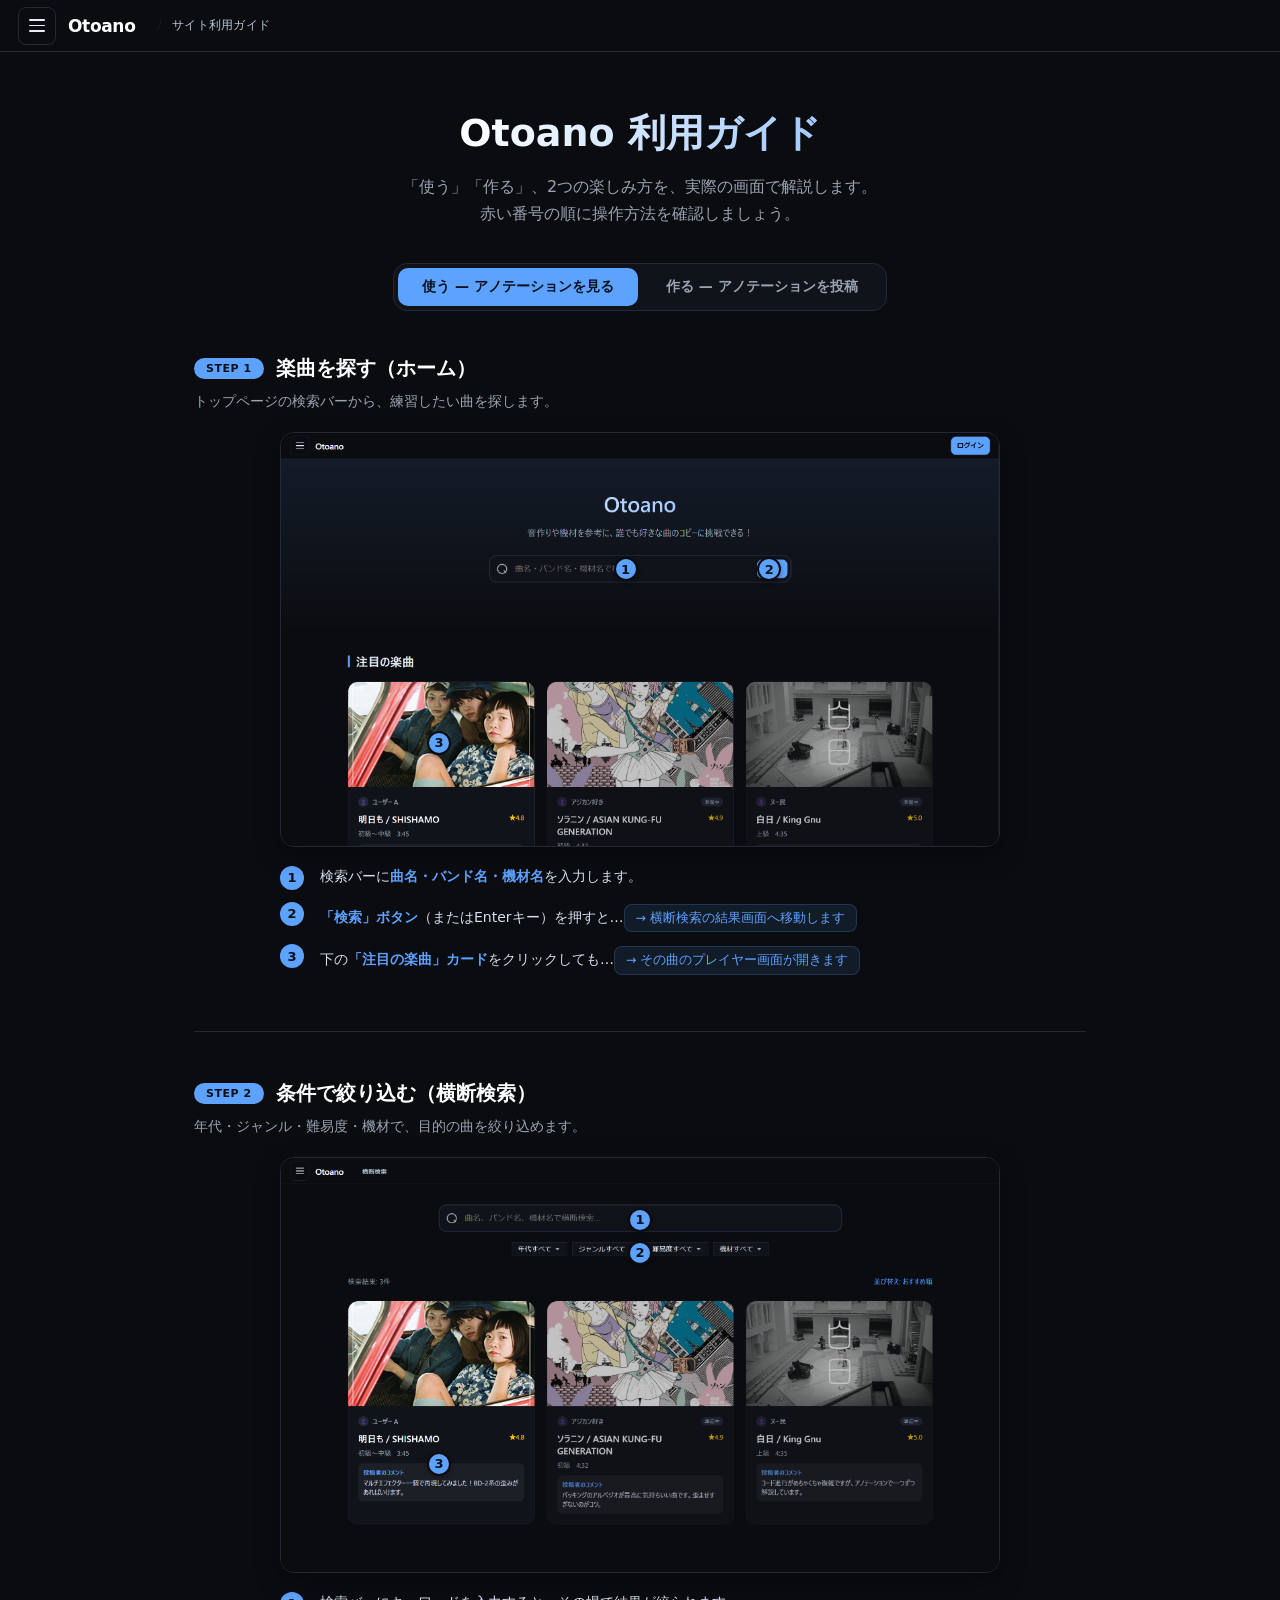
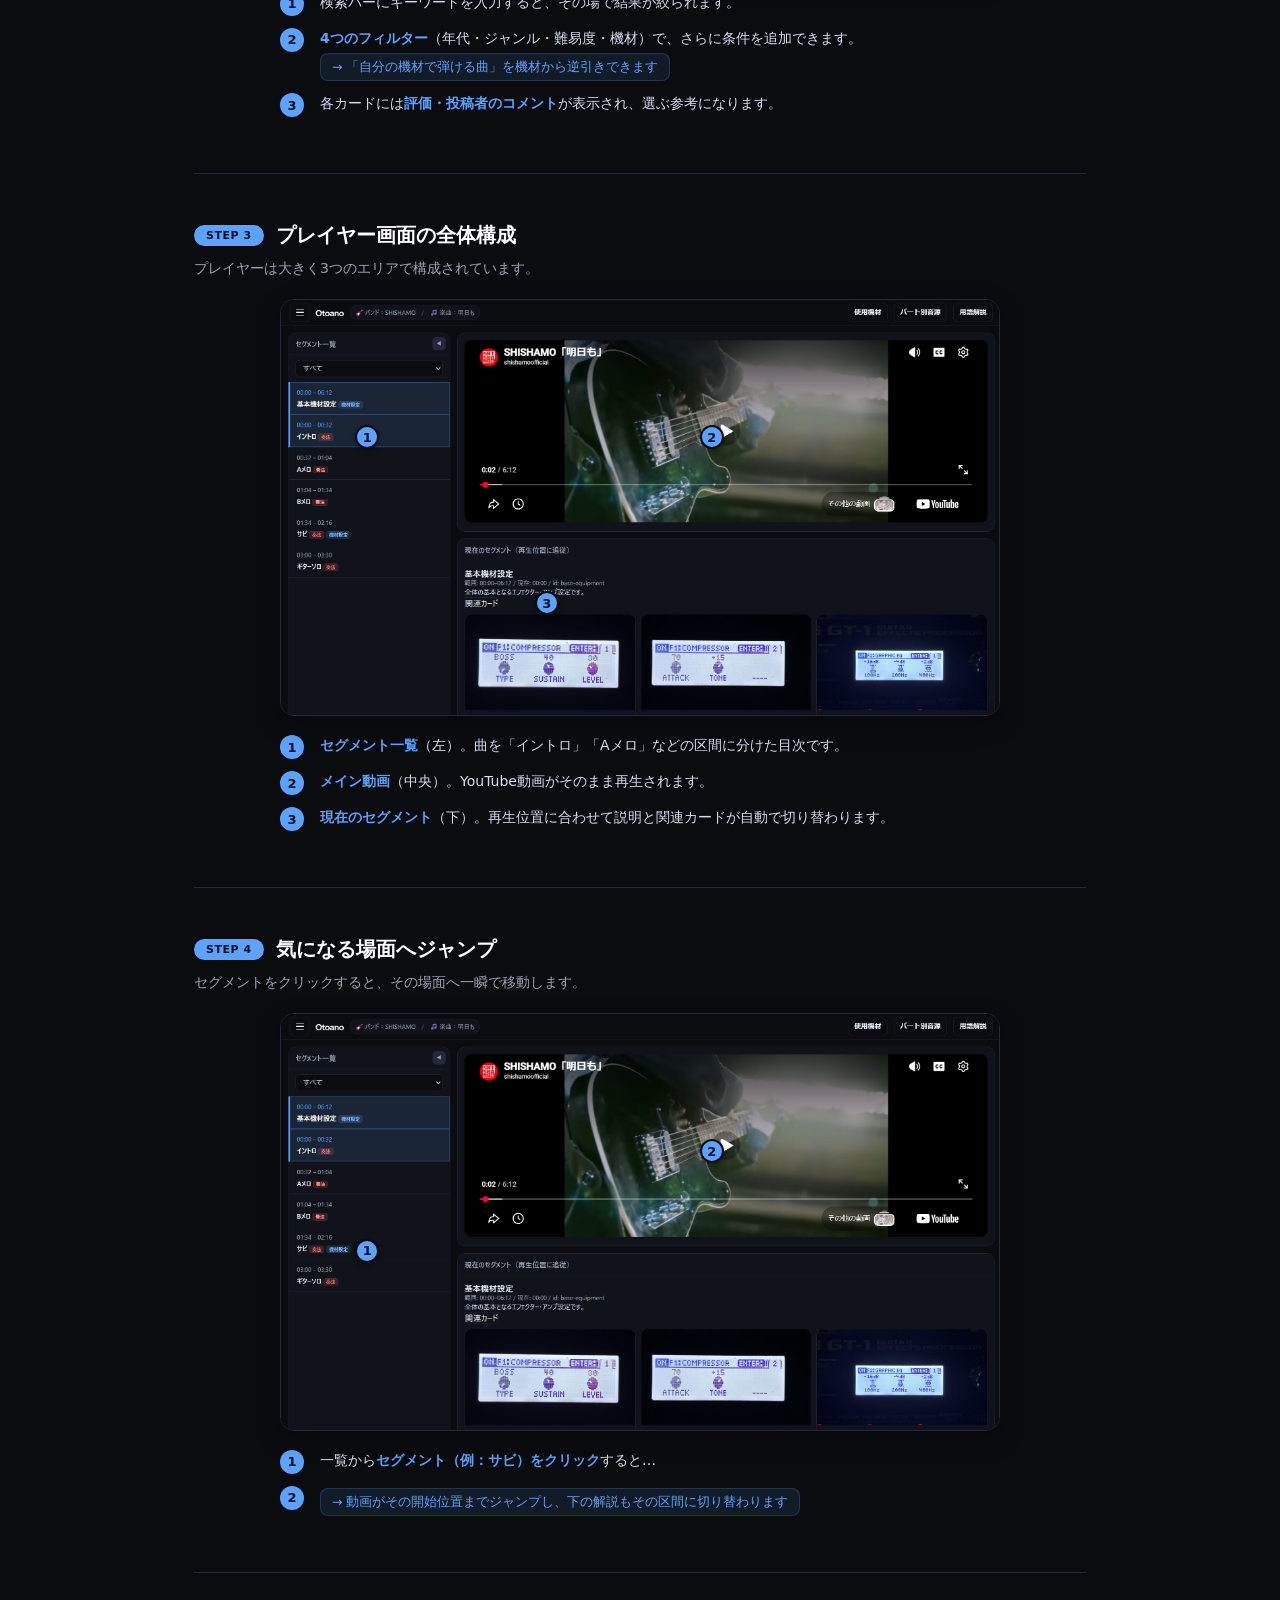
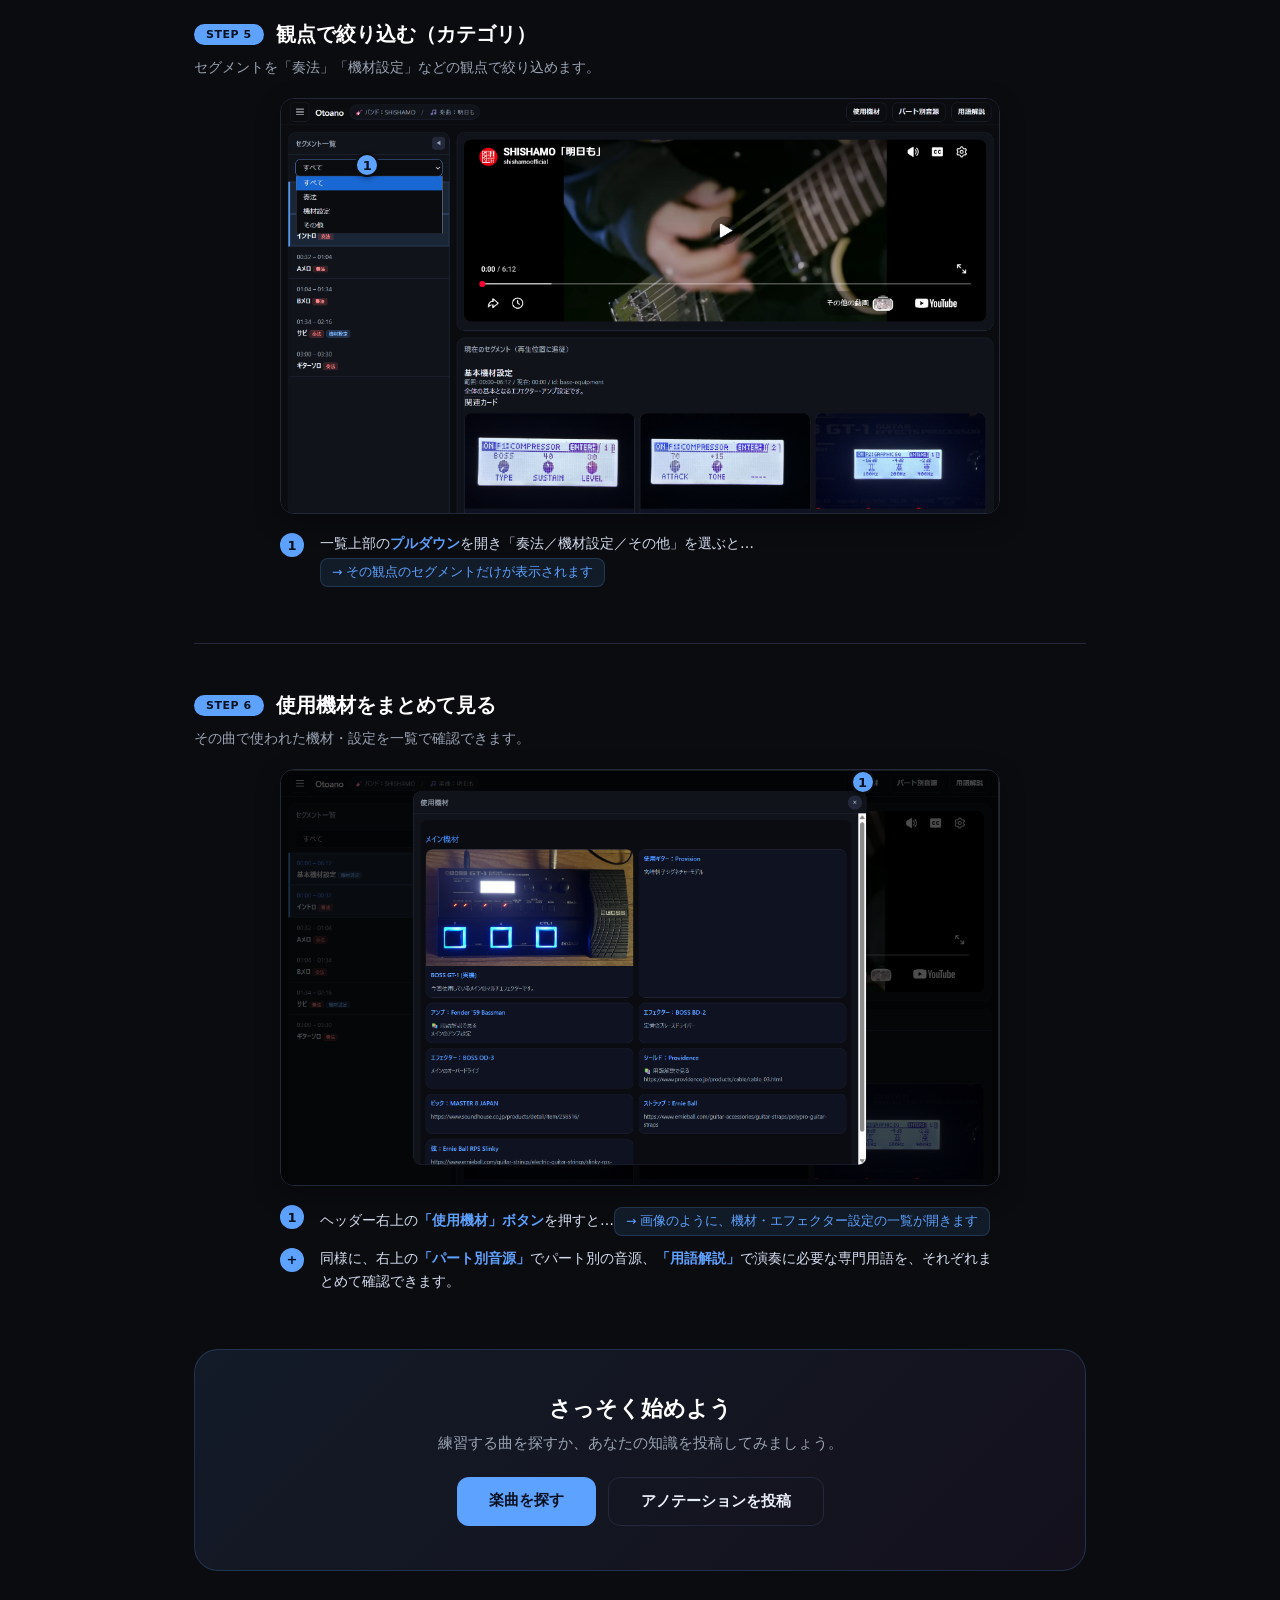
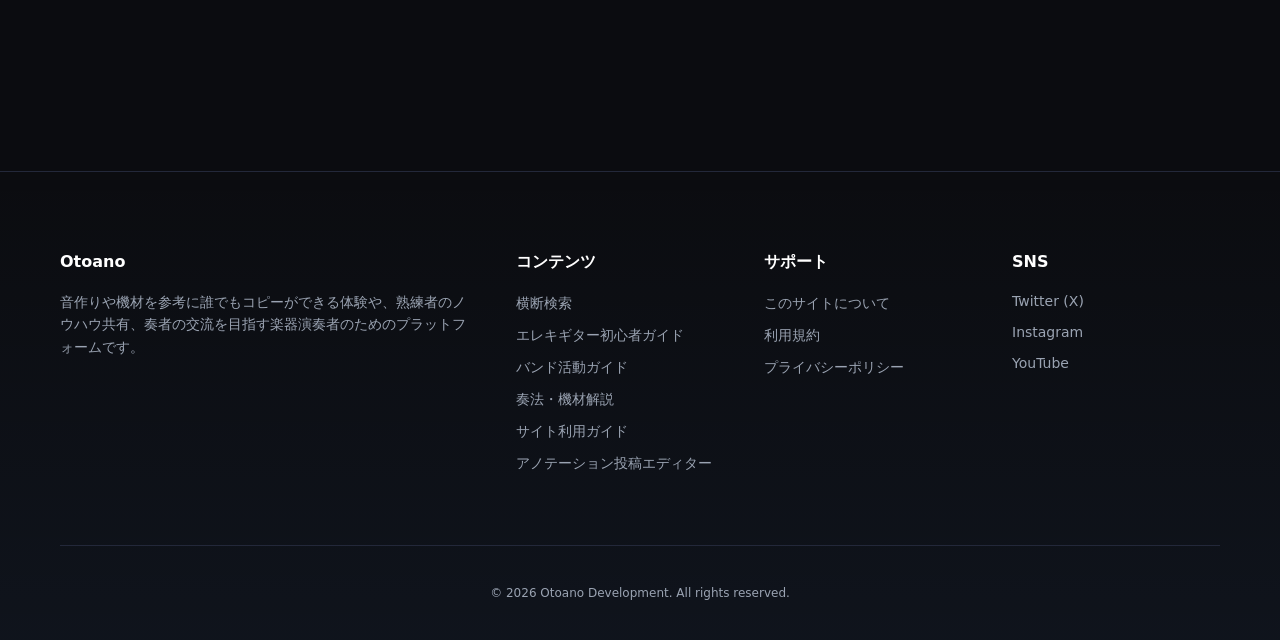
<file: usage-guide.html>
<!doctype html>
<html lang="ja">
<head>
  <meta charset="utf-8" />
  <meta name="viewport" content="width=device-width,initial-scale=1" />
  <title>サイト利用ガイド - Otoano</title>
  <link rel="stylesheet" href="style.css" />
  <style>
    .guide-page { max-width: 940px; margin: 0 auto; padding: 0 24px 100px; }

    .page-hero { padding: 56px 0 36px; text-align: center; }
    .page-hero h1 { font-size: 38px; font-weight: 900; margin: 0 0 14px; background: linear-gradient(90deg,#fff 30%,var(--accent)); -webkit-background-clip:text; -webkit-text-fill-color:transparent; }
    .page-hero p { font-size: 16px; color: var(--muted); line-height: 1.7; max-width: 560px; margin: 0 auto; }

    /* Tab switcher */
    .tab-bar { display: flex; gap: 4px; background: var(--panel); border: 1px solid var(--line); border-radius: 14px; padding: 4px; width: fit-content; margin: 0 auto 44px; position: sticky; top: 62px; z-index: 40; }
    .tab-btn { padding: 10px 24px; border-radius: 10px; border: none; background: transparent; color: var(--muted); font-size: 14px; font-weight: 600; cursor: pointer; transition: all 0.2s; font-family: inherit; }
    .tab-btn.active { background: var(--accent); color: #08111f; }
    .tab-content { display: none; }
    .tab-content.active { display: block; }

    /* Step */
    .step { margin-bottom: 56px; }
    .step + .step { border-top: 1px solid var(--line); padding-top: 48px; }
    .slide-head { display: flex; align-items: center; gap: 12px; margin-bottom: 8px; }
    .slide-step-badge { font-size: 11px; font-weight: 800; color: #08111f; background: var(--accent); padding: 4px 12px; border-radius: 99px; letter-spacing: 0.05em; flex-shrink: 0; }
    .slide-head h3 { font-size: 20px; font-weight: 800; color: #fff; margin: 0; }
    .step-lead { font-size: 14px; color: var(--muted); line-height: 1.7; margin: 0 0 18px; }

    /* Screenshot frame */
    .shot { position: relative; border: 1px solid var(--line); border-radius: 14px; overflow: hidden; box-shadow: 0 8px 24px rgba(0,0,0,0.35); background: #000; max-width: 720px; margin: 0 auto; }
    .shot img { width: 100%; display: block; }

    /* Callout pin (on screenshot) — サイトになじんだ配色・アニメーションなし */
    .pin { position: absolute; width: 24px; height: 24px; border-radius: 50%; background: var(--accent); color: #08111f; font-size: 13px; font-weight: 800; display: flex; align-items: center; justify-content: center; border: 2px solid var(--bg); box-shadow: 0 2px 5px rgba(0,0,0,0.3); z-index: 3; transform: translate(-50%, -50%); }

    /* Caption list */
    .slide-caption { max-width: 720px; margin: 18px auto 0; display: grid; gap: 11px; }
    .cap-row { display: grid; grid-template-columns: 28px 1fr; gap: 12px; align-items: start; }
    .cap-num { width: 24px; height: 24px; border-radius: 50%; background: var(--accent); color: #08111f; font-size: 13px; font-weight: 800; display: flex; align-items: center; justify-content: center; flex-shrink: 0; margin-top: 1px; }
    .cap-text { font-size: 14px; color: #d6def0; line-height: 1.65; }
    .cap-text strong { color: var(--accent); }
    .cap-result { display: inline-block; margin-top: 3px; font-size: 12.5px; color: var(--accent); background: rgba(94,162,255,0.1); border: 1px solid rgba(94,162,255,0.2); padding: 3px 11px; border-radius: 8px; }

    /* CTA */
    .cta-box { margin-top: 24px; background: linear-gradient(135deg, rgba(94,162,255,0.1), rgba(180,107,255,0.05)); border: 1px solid rgba(94,162,255,0.2); border-radius: 24px; padding: 44px 40px; text-align: center; }
    .cta-box h2 { font-size: 22px; color: #fff; margin: 0 0 10px; }
    .cta-box p { color: var(--muted); margin: 0 0 24px; font-size: 15px; }
    .cta-btns { display: flex; gap: 12px; justify-content: center; flex-wrap: wrap; }
    .btn-outline { padding: 13px 28px; border-radius: 12px; border: 1px solid var(--line); color: var(--text); font-weight: 600; text-decoration: none; font-size: 14px; transition: border-color 0.2s, color 0.2s; }
    .btn-outline:hover { border-color: var(--accent); color: var(--accent); }

    @media (max-width: 600px) {
      .page-hero h1 { font-size: 28px; }
      .tab-bar { top: 56px; }
      .pin { width: 24px; height: 24px; font-size: 12px; }
    }
  </style>
</head>
<body>
<header>
  <button class="nav-btn" id="navBtn" aria-label="メニューを開く"><span></span><span></span><span></span></button>
  <a href="index.html" class="site-logo">Otoano</a>
  <span class="header-page-label">サイト利用ガイド</span>
  <div style="flex:1"></div>
</header>

<div class="guide-page">
  <div class="page-hero">
    <h1>Otoano 利用ガイド</h1>
    <p>「使う」「作る」、2つの楽しみ方を、実際の画面で解説します。<br>赤い番号の順に操作方法を確認しましょう。</p>
  </div>

  <div class="tab-bar">
    <button class="tab-btn active" onclick="switchTab('use', this)">使う — アノテーションを見る</button>
    <button class="tab-btn" onclick="switchTab('create', this)">作る — アノテーションを投稿</button>
  </div>

  <!-- =========================== 使う =========================== -->
  <div class="tab-content active" id="tab-use">

    <!-- STEP 1 -->
    <div class="step">
      <div class="slide-head"><span class="slide-step-badge">STEP 1</span><h3>楽曲を探す（ホーム）</h3></div>
      <p class="step-lead">トップページの検索バーから、練習したい曲を探します。</p>
      <div class="shot">
        <img src="imgs/home-screen.png" alt="ホーム画面" />
        <span class="pin" style="top:33%;left:48%;">1</span>
        <span class="pin" style="top:33%;left:68%;">2</span>
        <span class="pin" style="top:75%;left:22%;">3</span>
      </div>
      <div class="slide-caption">
        <div class="cap-row"><span class="cap-num">1</span><div class="cap-text">検索バーに<strong>曲名・バンド名・機材名</strong>を入力します。</div></div>
        <div class="cap-row"><span class="cap-num">2</span><div class="cap-text"><strong>「検索」ボタン</strong>（またはEnterキー）を押すと…<span class="cap-result">→ 横断検索の結果画面へ移動します</span></div></div>
        <div class="cap-row"><span class="cap-num">3</span><div class="cap-text">下の<strong>「注目の楽曲」カード</strong>をクリックしても…<span class="cap-result">→ その曲のプレイヤー画面が開きます</span></div></div>
      </div>
    </div>

    <!-- STEP 2 -->
    <div class="step">
      <div class="slide-head"><span class="slide-step-badge">STEP 2</span><h3>条件で絞り込む（横断検索）</h3></div>
      <p class="step-lead">年代・ジャンル・難易度・機材で、目的の曲を絞り込めます。</p>
      <div class="shot">
        <img src="imgs/cross-search-screen.png" alt="横断検索画面" />
        <span class="pin" style="top:15%;left:50%;">1</span>
        <span class="pin" style="top:23%;left:50%;">2</span>
        <span class="pin" style="top:74%;left:22%;">3</span>
      </div>
      <div class="slide-caption">
        <div class="cap-row"><span class="cap-num">1</span><div class="cap-text">検索バーにキーワードを入力すると、その場で結果が絞られます。</div></div>
        <div class="cap-row"><span class="cap-num">2</span><div class="cap-text"><strong>4つのフィルター</strong>（年代・ジャンル・難易度・機材）で、さらに条件を追加できます。<span class="cap-result">→ 「自分の機材で弾ける曲」を機材から逆引きできます</span></div></div>
        <div class="cap-row"><span class="cap-num">3</span><div class="cap-text">各カードには<strong>評価・投稿者のコメント</strong>が表示され、選ぶ参考になります。</div></div>
      </div>
    </div>

    <!-- STEP 3 -->
    <div class="step">
      <div class="slide-head"><span class="slide-step-badge">STEP 3</span><h3>プレイヤー画面の全体構成</h3></div>
      <p class="step-lead">プレイヤーは大きく3つのエリアで構成されています。</p>
      <div class="shot">
        <img src="imgs/play-screen-standard.png" alt="プレイヤー画面" />
        <span class="pin" style="top:33%;left:12%;">1</span>
        <span class="pin" style="top:33%;left:60%;">2</span>
        <span class="pin" style="top:73%;left:37%;">3</span>
      </div>
      <div class="slide-caption">
        <div class="cap-row"><span class="cap-num">1</span><div class="cap-text"><strong>セグメント一覧</strong>（左）。曲を「イントロ」「Aメロ」などの区間に分けた目次です。</div></div>
        <div class="cap-row"><span class="cap-num">2</span><div class="cap-text"><strong>メイン動画</strong>（中央）。YouTube動画がそのまま再生されます。</div></div>
        <div class="cap-row"><span class="cap-num">3</span><div class="cap-text"><strong>現在のセグメント</strong>（下）。再生位置に合わせて説明と関連カードが自動で切り替わります。</div></div>
      </div>
    </div>

    <!-- STEP 4 -->
    <div class="step">
      <div class="slide-head"><span class="slide-step-badge">STEP 4</span><h3>気になる場面へジャンプ</h3></div>
      <p class="step-lead">セグメントをクリックすると、その場面へ一瞬で移動します。</p>
      <div class="shot">
        <img src="imgs/play-screen-standard.png" alt="セグメントをクリック" />
        <span class="pin" style="top:57%;left:12%;">1</span>
        <span class="pin" style="top:33%;left:60%;">2</span>
      </div>
      <div class="slide-caption">
        <div class="cap-row"><span class="cap-num">1</span><div class="cap-text">一覧から<strong>セグメント（例：サビ）をクリック</strong>すると…</div></div>
        <div class="cap-row"><span class="cap-num">2</span><div class="cap-text"><span class="cap-result">→ 動画がその開始位置までジャンプし、下の解説もその区間に切り替わります</span></div></div>
      </div>
    </div>

    <!-- STEP 5 -->
    <div class="step">
      <div class="slide-head"><span class="slide-step-badge">STEP 5</span><h3>観点で絞り込む（カテゴリ）</h3></div>
      <p class="step-lead">セグメントを「奏法」「機材設定」などの観点で絞り込めます。</p>
      <div class="shot">
        <img src="imgs/segment-category-selection.png" alt="カテゴリ選択" />
        <span class="pin" style="top:16%;left:12%;">1</span>
      </div>
      <div class="slide-caption">
        <div class="cap-row"><span class="cap-num">1</span><div class="cap-text">一覧上部の<strong>プルダウン</strong>を開き「奏法／機材設定／その他」を選ぶと…<span class="cap-result">→ その観点のセグメントだけが表示されます</span></div></div>
      </div>
    </div>

    <!-- STEP 6 -->
    <div class="step">
      <div class="slide-head"><span class="slide-step-badge">STEP 6</span><h3>使用機材をまとめて見る</h3></div>
      <p class="step-lead">その曲で使われた機材・設定を一覧で確認できます。</p>
      <div class="shot">
        <img src="imgs/used-equipment-button-after.png" alt="使用機材モーダル" />
        <span class="pin" style="top:3%;left:81%;">1</span>
      </div>
      <div class="slide-caption">
        <div class="cap-row"><span class="cap-num">1</span><div class="cap-text">ヘッダー右上の<strong>「使用機材」ボタン</strong>を押すと…<span class="cap-result">→ 画像のように、機材・エフェクター設定の一覧が開きます</span></div></div>
        <div class="cap-row"><span class="cap-num">+</span><div class="cap-text">同様に、右上の<strong>「パート別音源」</strong>でパート別の音源、<strong>「用語解説」</strong>で演奏に必要な専門用語を、それぞれまとめて確認できます。</div></div>
      </div>
    </div>

  </div>

  <!-- =========================== 作る =========================== -->
  <div class="tab-content" id="tab-create">

    <!-- STEP 1 -->
    <div class="step">
      <div class="slide-head"><span class="slide-step-badge">STEP 1</span><h3>YouTube動画を読み込む</h3></div>
      <p class="step-lead">まず、練習した曲のYouTube動画を読み込みます。</p>
      <div class="shot">
        <img src="imgs/post-screen-standard.png" alt="投稿エディター 初期" />
        <span class="pin" style="top:22%;left:34%;">1</span>
        <span class="pin" style="top:22%;left:61%;">2</span>
        <span class="pin" style="top:27%;left:78%;">3</span>
      </div>
      <div class="slide-caption">
        <div class="cap-row"><span class="cap-num">1</span><div class="cap-text"><strong>YouTube URL または 動画ID</strong>を貼り付けます。</div></div>
        <div class="cap-row"><span class="cap-num">2</span><div class="cap-text"><strong>「読み込む」</strong>を押すと動画IDを自動抽出します。</div></div>
        <div class="cap-row"><span class="cap-num">3</span><div class="cap-text"><span class="cap-result">→ 右側に動画プレビューが表示され、準備完了です</span></div></div>
      </div>
    </div>

    <!-- STEP 2 -->
    <div class="step">
      <div class="slide-head"><span class="slide-step-badge">STEP 2</span><h3>基本情報を入力する</h3></div>
      <p class="step-lead">楽曲名・アーティスト名・ひとことコメントを入力します。</p>
      <div class="shot">
        <img src="imgs/post-screen-basic-info-entered.png" alt="基本情報入力後" />
        <span class="pin" style="top:33%;left:24%;">1</span>
        <span class="pin" style="top:33%;left:57%;">2</span>
        <span class="pin" style="top:44%;left:37%;">3</span>
      </div>
      <div class="slide-caption">
        <div class="cap-row"><span class="cap-num">1</span><div class="cap-text"><strong>楽曲名</strong>を入力します。</div></div>
        <div class="cap-row"><span class="cap-num">2</span><div class="cap-text"><strong>アーティスト名</strong>を入力します。</div></div>
        <div class="cap-row"><span class="cap-num">3</span><div class="cap-text"><strong>投稿者のひとことコメント</strong>は、楽曲一覧カードに表示されます。</div></div>
      </div>
    </div>

    <!-- STEP 3 -->
    <div class="step">
      <div class="slide-head"><span class="slide-step-badge">STEP 3</span><h3>セグメントを作り、時刻を入れる</h3></div>
      <p class="step-lead">曲を区間（セグメント）に分け、開始・終了時刻を設定します。</p>
      <div class="shot">
        <img src="imgs/post-screen-segment-no-edit.png" alt="セグメント追加" />
        <span class="pin" style="top:83%;left:37%;">1</span>
        <span class="pin" style="top:47%;left:24%;">2</span>
        <span class="pin" style="top:39%;left:84%;">3</span>
      </div>
      <div class="slide-caption">
        <div class="cap-row"><span class="cap-num">1</span><div class="cap-text"><strong>「+ セグメントを追加」</strong>で区間を作成します。</div></div>
        <div class="cap-row"><span class="cap-num">2</span><div class="cap-text">セグメント名・<strong>開始／終了（秒）</strong>・カテゴリ・説明文を入力します。</div></div>
        <div class="cap-row"><span class="cap-num">3</span><div class="cap-text">動画を再生し<strong>「現在位置を開始／終了時刻に」</strong>を押すと…<span class="cap-result">→ 再生中の秒数が時刻欄に自動入力されます</span></div></div>
      </div>
    </div>

    <!-- STEP 4 -->
    <div class="step">
      <div class="slide-head"><span class="slide-step-badge">STEP 4</span><h3>関連カードを付ける</h3></div>
      <p class="step-lead">各セグメントに、実践知（奏法・機材・楽譜など）を紐づけます。</p>
      <div class="shot">
        <img src="imgs/post-screen-segment-card-added.png" alt="関連カード追加" />
        <span class="pin" style="top:92%;left:26%;">1</span>
        <span class="pin" style="top:63%;left:37%;">2</span>
      </div>
      <div class="slide-caption">
        <div class="cap-row"><span class="cap-num">1</span><div class="cap-text">下のボタンでカードの種類を選びます。<strong>リンク・メモ・YouTube動画・動画ファイル・画像</strong>の5種類が使えます。</div></div>
        <div class="cap-row"><span class="cap-num">2</span><div class="cap-text"><span class="cap-result">→ 選んだ種類の入力欄が追加され、内容を書き込めます</span>（画像・動画はパスやURLを入力）。</div></div>
      </div>
    </div>

    <!-- STEP 5 -->
    <div class="step">
      <div class="slide-head"><span class="slide-step-badge">STEP 5</span><h3>使用機材・用語解説を追加する</h3></div>
      <p class="step-lead">曲全体に関わる機材情報・用語も投稿できます。</p>
      <div class="shot">
        <img src="imgs/post-screen-standard.png" alt="使用機材・用語解説" />
        <span class="pin" style="top:66%;left:16%;">1</span>
        <span class="pin" style="top:86%;left:16%;">2</span>
      </div>
      <div class="slide-caption">
        <div class="cap-row"><span class="cap-num">1</span><div class="cap-text"><strong>「使用機材」</strong>にエフェクター設定やアンプの種類を追加。<span class="cap-result">→ プレイヤーの「使用機材」ボタンに表示されます</span></div></div>
        <div class="cap-row"><span class="cap-num">2</span><div class="cap-text"><strong>「用語解説」</strong>に演奏に必要な専門用語を追加。<span class="cap-result">→ プレイヤーの「用語解説」ボタンに表示されます</span></div></div>
      </div>
    </div>

    <!-- STEP 6 -->
    <div class="step">
      <div class="slide-head"><span class="slide-step-badge">STEP 6</span><h3>ダウンロードして完成</h3></div>
      <p class="step-lead">完成したら、アノテーションをファイルとして書き出します。</p>
      <div class="shot">
        <img src="imgs/post-screen-standard.png" alt="JSONダウンロード" />
        <span class="pin" style="top:3%;left:92%;">1</span>
        <span class="pin" style="top:73%;left:78%;">2</span>
      </div>
      <div class="slide-caption">
        <div class="cap-row"><span class="cap-num">1</span><div class="cap-text">右上（または右下）の<strong>「JSONをダウンロード」</strong>を押すと…<span class="cap-result">→ annotations.json が保存されます</span></div></div>
        <div class="cap-row"><span class="cap-num">2</span><div class="cap-text">作業を中断したいときは<strong>「下書き保存」</strong>。次に開いたとき自動で復元されます。既存のJSONを読み込んで再編集もできます。</div></div>
      </div>
    </div>

  </div>

  <div class="cta-box">
    <h2>さっそく始めよう</h2>
    <p>練習する曲を探すか、あなたの知識を投稿してみましょう。</p>
    <div class="cta-btns">
      <a href="search.html" class="btn-primary" style="padding:14px 32px; font-size:15px;">楽曲を探す</a>
      <a href="upload.html" class="btn-outline" style="padding:14px 32px; font-size:15px;">アノテーションを投稿</a>
    </div>
  </div>
</div>

<footer class="site-footer">
  <div class="container">
    <div class="footer-grid">
      <div class="footer-col"><h4>Otoano</h4><p>音作りや機材を参考に誰でもコピーができる体験や、熟練者のノウハウ共有、奏者の交流を目指す楽器演奏者のためのプラットフォームです。</p></div>
      <div class="footer-col"><h4>コンテンツ</h4><ul class="footer-links"><li><a href="search.html">横断検索</a></li><li><a href="guide.html">エレキギター初心者ガイド</a></li><li><a href="band-guide.html">バンド活動ガイド</a></li><li><a href="terms.html">奏法・機材解説</a></li><li><a href="usage-guide.html">サイト利用ガイド</a></li><li><a href="upload.html">アノテーション投稿エディター</a></li></ul></div>
      <div class="footer-col"><h4>サポート</h4><ul class="footer-links"><li><a href="#">このサイトについて</a></li><li><a href="#">利用規約</a></li><li><a href="#">プライバシーポリシー</a></li></ul></div>
      <div class="footer-col"><h4>SNS</h4><ul class="footer-links"><li><a href="#">Twitter (X)</a></li><li><a href="#">Instagram</a></li><li><a href="#">YouTube</a></li></ul></div>
    </div>
    <div style="text-align:center;color:var(--muted);font-size:12px;border-top:1px solid var(--line);padding-top:40px;">&copy; 2026 Otoano Development. All rights reserved.</div>
  </div>
</footer>

<div class="nav-overlay" id="navOverlay"></div>
<nav class="nav-panel" id="navPanel">
  <div class="nav-panel-head"><a href="index.html" class="nav-panel-logo">Otoano</a><button class="nav-panel-close" id="navClose">✕</button></div>
  <div class="nav-panel-section"><div class="nav-panel-label">メイン</div><a href="index.html">ホーム</a><a href="search.html">横断検索</a><a href="upload.html">アノテーション投稿</a></div>
  <div class="nav-panel-section"><div class="nav-panel-label">ガイド</div><a href="usage-guide.html" class="nav-current">サイト利用ガイド</a><a href="guide.html">エレキギター初心者ガイド</a><a href="band-guide.html">バンド活動ガイド</a></div>
  <div class="nav-panel-section"><div class="nav-panel-label">辞書</div><a href="terms.html">奏法・機材解説</a></div>
  <div class="nav-panel-section"><div class="nav-panel-label">ユーザー情報</div><a href="account.html" class="nav-mypage-link">アカウント</a><a href="history.html" class="nav-mypage-link">プレイ履歴</a><a href="posts.html" class="nav-mypage-link">投稿管理</a></div>
</nav>

<script>
function switchTab(id, btn) {
  document.querySelectorAll('.tab-content').forEach(el => el.classList.remove('active'));
  document.querySelectorAll('.tab-btn').forEach(el => el.classList.remove('active'));
  document.getElementById('tab-' + id).classList.add('active');
  btn.classList.add('active');
  window.scrollTo({ top: 0, behavior: 'smooth' });
}
(function(){
  var btn=document.getElementById('navBtn'),ov=document.getElementById('navOverlay'),pn=document.getElementById('navPanel'),cl=document.getElementById('navClose');
  function open(){ov.classList.add('open');pn.classList.add('open');}
  function close(){ov.classList.remove('open');pn.classList.remove('open');}
  if(btn)btn.addEventListener('click',open);
  if(cl)cl.addEventListener('click',close);
  if(ov)ov.addEventListener('click',close);
})();
</script>
</body>
</html>
</file>
<file: style.css>
:root { --bg:#0b0c10; --panel:#11131a; --muted:#9aa3b2; --text:#e8edf6; --line:#23283a; --accent:#5ea2ff; }
* { box-sizing: border-box; }
body { margin:0; font-family: system-ui, -apple-system, Segoe UI, Roboto, "Hiragino Kaku Gothic ProN", "Noto Sans JP", sans-serif; background:var(--bg); color:var(--text); }
header { padding:0 18px; height:52px; border-bottom:1px solid var(--line); display:flex; gap:12px; align-items:center; position:sticky; top:0; z-index:99; background:var(--bg); backdrop-filter:blur(12px); }
header .pill { font-size:12px; color:var(--muted); border:1px solid var(--line); padding:6px 10px; border-radius:999px; }
header input { width: 120px; background: var(--panel); border:1px solid var(--line); color:var(--text); padding:8px 10px; border-radius:10px; }
header button { background: var(--accent); border:none; color:#08111f; font-weight:700; padding:8px 12px; border-radius:10px; cursor:pointer; }
header button.secondary { background:transparent; border:1px solid var(--line); color:var(--text); font-weight:600; }
main { display:grid; grid-template-columns: 320px 1fr; gap:14px; padding:14px; transition: grid-template-columns 0.25s ease; }
main.sidebar-collapsed { grid-template-columns: 48px 1fr; }
.card { background:var(--panel); border:1px solid var(--line); border-radius:16px; overflow:hidden; }
.card h2 { margin:0; padding:12px 14px; font-size:14px; border-bottom:1px solid var(--line); color:var(--muted); }
#segmentsCard { position:relative; transition: min-width 0.25s ease; min-width:0; }
#segmentsCard h2 { cursor:pointer; user-select:none; white-space:nowrap; overflow:hidden; padding-right:36px; }
#segmentsCard h2:hover { background:rgba(255,255,255,0.03); }
.sidebar-toggle { position:absolute; top:8px; right:8px; width:26px; height:26px; background:var(--line); border:none; border-radius:7px; color:var(--muted); cursor:pointer; display:flex; align-items:center; justify-content:center; font-size:11px; z-index:2; transition: background 0.15s, color 0.15s; }
.sidebar-toggle:hover { background:var(--accent); color:#08111f; }
.sidebar-toggle::after { content:"◀"; }
main.sidebar-collapsed .sidebar-toggle::after { content:"▶"; }

/* 折りたたみ時：コンテンツを全て隠し、ボタンだけ上部中央に表示 */
main.sidebar-collapsed #segmentsCard { align-items:center; justify-content:flex-start; padding:10px 0 0; }
main.sidebar-collapsed #segmentsCard h2,
main.sidebar-collapsed #segmentsCard .segments,
main.sidebar-collapsed #segmentsCard .category-filter,
main.sidebar-collapsed #segmentsCard .system-messages { display:none !important; }
main.sidebar-collapsed .sidebar-toggle { position:static; flex-shrink:0; margin:0; width:32px; height:32px; }
.system-messages { padding:0; }
.system-messages:empty { display:none; }
.system-msg { padding:10px 14px; font-size:12px; border-bottom:1px solid var(--line); display:flex; align-items:center; gap:8px; }
.system-msg.info { background:rgba(94,162,255,0.1); color:var(--accent); }
.system-msg.warn { background:rgba(255,180,60,0.1); color:#ffb43c; }
.system-msg.error { background:rgba(255,80,80,0.12); color:#ff6b6b; }
.system-msg .msg-icon { font-size:14px; flex-shrink:0; }
.system-msg .msg-text { flex:1; line-height:1.4; }
.system-msg .msg-dismiss { background:none; border:none; color:inherit; opacity:0.6; cursor:pointer; padding:2px 6px; font-size:14px; }
.system-msg .msg-dismiss:hover { opacity:1; }

.category-filter { padding: 10px 14px; border-bottom: 1px solid var(--line); }
#categorySelect { width: 100%; background: var(--bg); border: 1px solid var(--line); color: var(--text); padding: 8px 10px; border-radius: 8px; font-size: 13px; outline: none; }
#categorySelect:focus { border-color: var(--accent); }

.segments { max-height: calc(100vh - 140px); overflow:auto; }

.cat-badge { 
  display: inline-flex; 
  align-items: center;
  padding: 2px 5px; 
  border-radius: 4px; 
  font-size: 9px; 
  margin-left: 4px; 
  font-weight: 800; 
  background: var(--line); 
  color: var(--muted); 
  vertical-align: middle; 
  line-height: 1;
  letter-spacing: 0.02em;
}
.cat-badge[data-cat="technique"] { background: rgba(255, 107, 107, 0.15); color: #ff8e8e; border: 1px solid rgba(255, 107, 107, 0.2); }
.cat-badge[data-cat="equipment"] { background: rgba(94, 162, 255, 0.15); color: #8ec0ff; border: 1px solid rgba(94, 162, 255, 0.2); }
.cat-badge[data-cat="other"] { background: rgba(180, 107, 255, 0.15); color: #ca8eff; border: 1px solid rgba(180, 107, 255, 0.2); }

.seg { padding:12px 14px; border-bottom:1px solid var(--line); cursor:pointer; border-left:3px solid transparent; transition: background 0.15s, border-color 0.15s; }
.seg:hover { background:#151a25; }
.seg.active { border-left-color:var(--accent); background:rgba(94,162,255,0.12); box-shadow:inset 0 0 0 1px rgba(94,162,255,0.3); }
.seg .t { font-size:12px; color:var(--muted); }
.seg.active .t { color:var(--accent); }
.seg .ttl { margin-top:6px; font-size:13px; font-weight:650; }
.seg.active .ttl { color:#fff; }
.layoutRight { display:grid; grid-template-rows: auto 1fr; gap:14px; }
#playerWrap { padding:14px; }
#player { width: 100%; aspect-ratio: 16/9; border-radius:14px; overflow:hidden; background:#000; }
.activeArea { padding:0 0 14px 0; }
.activeBody { padding:14px; display:grid; gap:12px; }
.activeTitle { font-size:16px; font-weight:750; }
.activeMeta { display:flex; gap:10px; flex-wrap:wrap; color:var(--muted); font-size:12px; }
.activeDesc { line-height:1.6; color:#d6def0; font-size:13px; white-space:pre-wrap; }
.items { display:grid; grid-template-columns: repeat(3, minmax(0, 1fr)); gap:10px; }
.item { border:1px solid var(--line); border-radius:14px; overflow:hidden; background:#0f1220; cursor:pointer; }
.thumb { width:100%; aspect-ratio: 16/9; background:#000; display:block; border:none; }
.thumb-container { position:relative; cursor:pointer; }
.thumb-container:hover .play-overlay { background:rgba(0,0,0,0.5); }
.play-overlay { position:absolute; inset:0; display:flex; align-items:center; justify-content:center; background:rgba(0,0,0,0.3); color:#fff; font-size:32px; transition:background 0.2s; }
.item .itBody { padding:10px; }
.item .itTitle { font-size:12px; font-weight:700; margin:0 0 6px 0; }
.item .itNote { font-size:11px; color:var(--muted); margin:0; line-height:1.5; white-space:pre-wrap; }
.item-chord { cursor:default; }
.chord-display { padding:12px; background:linear-gradient(135deg, #1a1d2e 0%, #0f1220 100%); border-bottom:1px solid var(--line); }
.chord-play-btn { background:var(--accent); border:none; color:#08111f; font-weight:700; padding:6px 14px; border-radius:8px; cursor:pointer; font-size:12px; margin-top:8px; }
.chord-play-btn:hover { background:#7ab8ff; }
.chord-play-btn:active { transform:scale(0.97); }
/* verovio score */
.item-score { cursor:default; }
.score-display { padding:12px; background:linear-gradient(135deg, #161b2c 0%, #0f1220 100%); border-bottom:1px solid var(--line); }
.score-container { background:#f4f6fb; border-radius:8px; padding:10px; overflow-x:auto; color:#111; }
.score-container svg { max-width:100%; height:auto; }
.score-play-btn { background:var(--accent); border:none; color:#08111f; font-weight:700; padding:6px 14px; border-radius:8px; cursor:pointer; font-size:12px; margin-top:8px; }
.score-play-btn:hover { background:#7ab8ff; }
.score-play-btn:active { transform:scale(0.97); }
/* 機材設定カード（otoano:GearUsage） */
.item-gear { cursor:default; }
.item-gear .gear-cat { display:inline-block; margin-left:6px; font-size:9px; font-weight:700; color:var(--accent); background:rgba(94,162,255,0.12); border:1px solid rgba(94,162,255,0.25); padding:1px 7px; border-radius:99px; vertical-align:middle; }
.gear-table { width:100%; border-collapse:collapse; margin:6px 0 8px; }
.gear-table td { border-bottom:1px solid var(--line); padding:4px 6px; font-size:11px; }
.gear-table tr:last-child td { border-bottom:none; }
.gear-param { color:var(--muted); font-weight:700; letter-spacing:0.05em; width:40%; }
.gear-value { color:#fff; font-weight:700; }
.gear-unit { color:var(--muted); font-size:10px; text-align:right; }
.gear-link { display:inline-block; margin-top:4px; font-size:11px; color:var(--accent); text-decoration:none; }
.gear-link:hover { text-decoration:underline; }
/* 用語解説カード（schema:DefinedTerm） */
.item-term { cursor:default; }
.item-term .gear-cat { display:inline-block; margin-left:6px; font-size:9px; font-weight:700; color:#ca8eff; background:rgba(180,107,255,0.12); border:1px solid rgba(180,107,255,0.25); padding:1px 7px; border-radius:99px; vertical-align:middle; }
/* 奏法タグ（otoano:usesTechnique） */
.tech-tags { display:flex; gap:6px; flex-wrap:wrap; }
.tech-tag { display:inline-block; font-size:11px; font-weight:600; color:var(--accent); background:rgba(94,162,255,0.1); border:1px solid rgba(94,162,255,0.25); padding:3px 10px; border-radius:99px; text-decoration:none; }
a.tech-tag:hover { background:rgba(94,162,255,0.2); }
/* abcjs スタイル */
.abc-container { background:#0a0c12; border-radius:8px; padding:8px; overflow-x:auto; }
.abc-container svg { max-width:100%; height:auto; }
.abc-container .abcjs-chord { fill:var(--accent); font-size:14px; font-weight:bold; }
.abc-container .abcjs-chord.chord-highlight { fill:#ffcc00; font-size:16px; }
.abc-container .abcjs-staff { stroke:#3a4258; }
.abc-container .abcjs-bar { stroke:#5a6a8a; }
.abc-container .abcjs-rest, .abc-container .abcjs-note { fill:#6a7a9a; }
.abc-container .abcjs-meter { fill:#6a7a9a; }
.footerNote { padding:0 14px 14px 14px; color:var(--muted); font-size:12px; }

/* --- Portal & Global Styles --- */
.container { max-width: 1200px; margin: 0 auto; padding: 0 20px; }
.hero { padding: 60px 0; text-align: center; background: linear-gradient(180deg, rgba(94,162,255,0.1) 0%, transparent 100%); }
.hero h1 { font-size: 42px; margin: 0 0 16px 0; background: linear-gradient(90deg, #fff, var(--accent)); -webkit-background-clip: text; -webkit-text-fill-color: transparent; }
.hero p { color: var(--muted); font-size: 18px; max-width: 600px; margin: 0 auto 30px; line-height: 1.6; }

.search-wrap { max-width: 600px; margin: 0 auto 40px; position: relative; }
.search-wrap input { width: 100%; padding: 16px 56px 16px 50px; background: var(--panel); border: 2px solid var(--line); border-radius: 16px; color: #fff; font-size: 16px; transition: border-color 0.2s; }
.search-wrap input:focus { outline: none; border-color: var(--accent); }
.search-wrap::before { content: ""; position: absolute; left: 16px; top: 50%; transform: translateY(-50%); width: 16px; height: 16px; border: 2px solid var(--muted); border-radius: 50%; pointer-events: none; }
.search-wrap::after { content: ""; position: absolute; left: 29px; top: 50%; transform: translateY(-50%) rotate(45deg); width: 6px; height: 2px; background: var(--muted); margin-top: 5px; pointer-events: none; }
.search-submit-btn { position: absolute; right: 8px; top: 50%; transform: translateY(-50%); background: var(--accent); border: none; border-radius: 10px; color: #08111f; font-weight: 700; font-size: 14px; padding: 8px 16px; cursor: pointer; transition: opacity 0.2s; }
.search-submit-btn:hover { opacity: 0.85; }

.section-title { font-size: 24px; margin: 40px 0 24px; display: flex; align-items: center; gap: 12px; }
.section-title::before { content: ""; width: 4px; height: 24px; background: var(--accent); border-radius: 2px; }

.portal-grid { display: grid; grid-template-columns: repeat(auto-fill, minmax(300px, 1fr)); gap: 24px; margin-bottom: 60px; }
.song-card { background: var(--panel); border: 1px solid var(--line); border-radius: 20px; overflow: hidden; transition: transform 0.2s, border-color 0.2s; cursor: pointer; text-decoration: none; color: inherit; display: block; }
.song-card:hover { transform: translateY(-5px); border-color: var(--accent); }
.song-card .img-wrap { width: 100%; aspect-ratio: 16/9; background: #000; overflow: hidden; }
.song-card .img-wrap img { width: 100%; height: 100%; object-fit: cover; transition: transform 0.5s; }
.song-card:hover .img-wrap img { transform: scale(1.05); }
.song-card .content { padding: 20px; }
.contributor-info { display: flex; align-items: center; gap: 8px; margin-bottom: 12px; }
.contributor-icon { width: 24px; height: 24px; border-radius: 50%; background: var(--line); object-fit: cover; }
.contributor-name { font-size: 13px; color: var(--muted); font-weight: 500; }
.song-card h3 { margin: 0 0 8px 0; font-size: 18px; color: #fff; }
.song-card .meta { font-size: 13px; color: var(--muted); display: flex; gap: 12px; margin-bottom: 12px; }
.song-card .desc { font-size: 14px; line-height: 1.5; color: #9aa3b2; height: 4.5em; overflow: hidden; display: -webkit-box; -webkit-line-clamp: 3; -webkit-box-orient: vertical; }

.guide-banner { background: var(--panel); border: 1px solid var(--line); border-radius: 20px; padding: 40px; display: flex; align-items: center; gap: 40px; margin-bottom: 60px; position: relative; overflow: hidden; }
.guide-banner::after { content: "🎸"; position: absolute; right: -20px; bottom: -20px; font-size: 160px; opacity: 0.05; transform: rotate(-15deg); }
.guide-banner .text { flex: 1; }
.guide-banner h2 { font-size: 28px; margin: 0 0 12px 0; color: #fff; }
.guide-banner p { color: var(--muted); margin: 0 0 24px 0; line-height: 1.6; }
.btn-primary { background: var(--accent); color: #08111f; padding: 12px 24px; border-radius: 12px; font-weight: 700; text-decoration: none; display: inline-block; transition: opacity 0.2s; border:none; cursor:pointer; }
.btn-primary:hover { opacity: 0.9; }

/* --- Review Section --- */
.reviews-section { margin-top: 40px; border-top: 1px solid var(--line); padding-top: 40px; }
.review-card { background: rgba(255,255,255,0.03); border: 1px solid var(--line); border-radius: 16px; padding: 20px; margin-bottom: 16px; }
.review-header { display: flex; align-items: center; gap: 12px; margin-bottom: 12px; }
.avatar { width: 32px; height: 32px; border-radius: 50%; background: var(--line); display: flex; align-items: center; justify-content: center; font-size: 14px; }
.user-name { font-weight: 600; font-size: 14px; }
.stars { color: #ffcc00; font-size: 14px; }
.review-text { font-size: 14px; line-height: 1.6; color: #d6def0; }
.review-form { margin-bottom: 30px; background: var(--panel); border: 1px solid var(--line); border-radius: 16px; padding: 20px; }
.review-form textarea { width: 100%; background: var(--bg); border: 1px solid var(--line); border-radius: 10px; padding: 12px; color: #fff; margin-bottom: 12px; resize: vertical; min-height: 80px; }

/* --- Guide Page --- */
.guide-step { display: grid; grid-template-columns: 80px 1fr; gap: 24px; margin-bottom: 40px; }
.step-num { width: 60px; height: 60px; background: var(--accent); color: #08111f; border-radius: 50%; display: flex; align-items: center; justify-content: center; font-size: 24px; font-weight: 800; }
.step-content h3 { font-size: 20px; margin: 0 0 12px 0; color: #fff; }
.step-content p { color: #9aa3b2; line-height: 1.7; margin: 0 0 20px 0; }
.step-content img { max-width: 100%; border-radius: 16px; border: 1px solid var(--line); }

.header-search-link { color: inherit; text-decoration: none; transition: color 0.2s; }
.header-search-link:hover { color: var(--accent); text-decoration: underline; }

/* --- Site Logo --- */
.site-logo { font-size: 17px; font-weight: 800; color: #fff; text-decoration: none; letter-spacing: -0.02em; flex-shrink: 0; }
.site-logo:hover { color: var(--accent); }
.header-page-label {
  font-size: 12px;
  color: #b8c3d6;
  font-weight: 500;
  letter-spacing: 0.02em;
  flex-shrink: 0;
  padding: 0;
  align-self: center;
}
.header-page-label::before {
  content: "/";
  margin: 0 10px;
  color: var(--line);
  font-weight: 300;
  font-size: 13px;
  opacity: 0.5;
}

/* --- Hamburger Button --- */
.nav-btn {
  background: none;
  border: 1px solid var(--line);
  border-radius: 8px;
  color: var(--text);
  cursor: pointer;
  display: flex;
  flex-direction: column;
  gap: 4px;
  padding: 8px 9px;
  width: 38px;
  height: 38px;
  align-items: center;
  justify-content: center;
  flex-shrink: 0;
  transition: border-color 0.2s, background 0.2s;
}
.nav-btn:hover { border-color: var(--accent); background: rgba(94,162,255,0.08); }
.nav-btn span { display: block; width: 16px; height: 1.5px; background: var(--text); border-radius: 2px; }

/* --- Nav Panel (Drawer) --- */
.nav-overlay {
  position: fixed;
  inset: 0;
  background: rgba(0,0,0,0.55);
  z-index: 200;
  opacity: 0;
  pointer-events: none;
  transition: opacity 0.25s;
}
.nav-overlay.open { opacity: 1; pointer-events: auto; }

.nav-panel {
  position: fixed;
  top: 0; left: 0; bottom: 0;
  width: 256px;
  background: var(--panel);
  border-right: 1px solid var(--line);
  z-index: 201;
  transform: translateX(-100%);
  transition: transform 0.25s ease;
  display: flex;
  flex-direction: column;
  align-items: stretch;
  gap: 0;
  overflow-y: auto;
}
.nav-panel.open { transform: translateX(0); }

.nav-panel-head {
  padding: 18px 20px;
  border-bottom: 1px solid var(--line);
  display: flex;
  align-items: center;
  justify-content: space-between;
  flex-shrink: 0;
}
.nav-panel-logo { font-size: 18px; font-weight: 800; color: #fff; text-decoration: none; }
.nav-panel-logo:hover { color: var(--accent); }
.nav-panel-close {
  background: none; border: none; color: var(--muted);
  cursor: pointer; font-size: 18px; padding: 4px 8px;
  border-radius: 6px; line-height: 1;
  transition: color 0.2s, background 0.2s;
}
.nav-panel-close:hover { color: #fff; background: var(--line); }

.nav-panel-section { padding: 6px 0; border-bottom: 1px solid var(--line); }
.nav-panel-label {
  padding: 10px 20px 4px;
  font-size: 11px; font-weight: 700;
  color: var(--muted); letter-spacing: 0.06em;
  text-align: left;
  display: block;
}
.nav-panel a {
  display: block; padding: 9px 20px;
  color: var(--text); text-decoration: none;
  font-size: 14px; font-weight: 500; line-height: 1.4;
  transition: background 0.15s, color 0.15s;
}
.nav-panel a:hover { background: rgba(255,255,255,0.05); color: #fff; }
.nav-panel a.nav-current { color: var(--accent); background: rgba(94,162,255,0.08); border-left: 3px solid var(--accent); padding-left: 17px; }
.nav-panel .nav-mypage-link {
  display: block; padding: 9px 20px;
  color: var(--text); text-decoration: none;
  font-size: 14px; font-weight: 500;
  transition: background 0.15s, color 0.15s;
  cursor: pointer;
}
.nav-panel .nav-mypage-link:hover { background: rgba(255,255,255,0.05); color: #fff; }
.nav-panel .nav-post-link {
  margin: 12px 16px;
  display: block; text-align: center;
  background: var(--accent); color: #08111f;
  padding: 10px 16px; border-radius: 10px;
  font-weight: 700; font-size: 14px;
  text-decoration: none;
  transition: opacity 0.2s;
}
.nav-panel .nav-post-link:hover { opacity: 0.85; background: var(--accent); color: #08111f; }

/* --- Navigation & Footer --- */
nav { display: flex; gap: 20px; align-items: center; }
nav a { color: var(--muted); text-decoration: none; font-size: 14px; font-weight: 500; transition: color 0.2s; }
nav a:hover { color: var(--accent); }

.site-footer { padding: 80px 0 40px; background: linear-gradient(0deg, rgba(94,162,255,0.05) 0%, transparent 100%); border-top: 1px solid var(--line); margin-top: 100px; }
.footer-grid { display: grid; grid-template-columns: 2fr 1fr 1fr 1fr; gap: 40px; margin-bottom: 60px; }
.footer-col h4 { color: #fff; margin: 0 0 20px 0; font-size: 16px; }
.footer-col p { color: var(--muted); line-height: 1.6; font-size: 14px; }
.footer-links { list-style: none; padding: 0; margin: 0; }
.footer-links li { margin-bottom: 12px; }
.footer-links a { color: var(--muted); text-decoration: none; font-size: 14px; transition: color 0.2s; }
.footer-links a:hover { color: var(--accent); }

/* --- About Section --- */
.about-section { padding: 100px 0; background: var(--panel); border-radius: 40px; margin: 60px 0; position: relative; overflow: hidden; border: 1px solid var(--line); }
.about-section::before { content: ""; position: absolute; inset: 0; background: radial-gradient(circle at top right, rgba(94,162,255,0.1), transparent); }
.about-content { max-width: 800px; margin: 0 auto; text-align: center; position: relative; z-index: 1; }
.about-section h2 { font-size: 32px; color: #fff; margin-bottom: 24px; }
.about-section p { font-size: 18px; color: #d6def0; line-height: 1.8; margin-bottom: 40px; }

/* --- Search Page Specific --- */
.search-page-header { padding: 40px 0; border-bottom: 1px solid var(--line); margin-bottom: 40px; }
.search-results-info { margin-bottom: 30px; color: var(--muted); font-size: 14px; display: flex; justify-content: space-between; align-items: center; }

/* --- Enhanced Interactive Elements --- */
.pill { cursor: pointer; transition: all 0.2s; background: var(--panel); border: 1px solid var(--line); color: var(--text); }
.pill:hover { border-color: var(--accent); color: #fff; }
select.pill { 
  appearance: none; 
  padding: 6px 30px 6px 12px; 
  background-image: url("data:image/svg+xml,%3Csvg xmlns='http://www.w3.org/2000/svg' width='12' height='12' fill='%239aa3b2' viewBox='0 0 16 16'%3E%3Cpath d='M7.247 11.14 2.451 5.658C2.185 5.355 2.398 5 2.715 5h9.57c.317 0 .53.355.264.659l-4.796 5.48a1 1 0 0 1-1.506 0z'/%3E%3C/svg%3E"); 
  background-repeat: no-repeat; 
  background-position: right 12px center;
  background-color: var(--panel);
  color: var(--text);
  outline: none;
}
select.pill:focus { border-color: var(--accent); background-color: var(--panel); }
select.pill option { background-color: var(--panel); color: var(--text); }


@media (max-width: 768px) {
  .footer-grid { grid-template-columns: 1fr 1fr; }
  .hero h1 { font-size: 32px; }
}

/* --- Modal styles --- */
.modal-overlay {
  position: fixed;
  inset: 0;
  background: rgba(0,0,0,0.7);
  z-index: 100;
  display: flex;
  align-items: center;
  justify-content: center;
  padding: 20px;
}
.modal-content {
  position: relative;
  max-width: 900px;
  max-height: 90vh;
  width: 100%;
  display: flex;
  flex-direction: column;
}
.modal-content .items {
  padding: 14px;
  overflow-y: auto;
}
.modal-close {
  position: absolute;
  top: 8px;
  right: 8px;
  width: 28px;
  height: 28px;
  background: var(--line);
  border: none;
  border-radius: 99px;
  color: var(--muted);
  cursor: pointer;
  display: flex;
  align-items: center;
  justify-content: center;
  font-size: 16px;
  z-index: 1;
}
.modal-close:hover {
  background: var(--accent);
  color: #08111f;
}
/* --- Item Group styles --- */
.item-group {
  grid-column: 1 / -1; /* 横幅いっぱいに広げる */
  background: #0a0c12;
  padding: 10px;
  border-radius: 12px;
}
.item-group .itTitle {
  color: var(--accent);
  margin-bottom: 10px;
}
.item-group .items {
  grid-template-columns: repeat(2, minmax(0, 1fr)); /* グループ内は2カラムに */
  padding: 0;
}
@media (max-width: 640px) {
  .item-group .items { grid-template-columns: 1fr; }
}

/* 出典・ライセンス表示と引き継ぎ編集 */
.credit-list { display: grid; gap: 1px; background: var(--line); border: 1px solid var(--line); border-radius: 12px; overflow: hidden; margin-bottom: 14px; }
.credit-row { display: grid; grid-template-columns: 96px 1fr; gap: 12px; background: var(--panel); padding: 10px 14px; align-items: baseline; }
.credit-key { font-size: 11px; font-weight: 700; color: var(--muted); letter-spacing: 0.05em; }
.credit-val { font-size: 13px; color: #d6def0; word-break: break-word; }
.credit-val a { color: var(--accent); text-decoration: none; border-bottom: 1px solid rgba(94,162,255,0.35); }
.credit-note { font-size: 12px; color: var(--muted); line-height: 1.8; margin: 0 0 14px; }
#forkBtn { width: 100%; }

/* モーダル内の小見出し（パート別音源 / 楽譜・外部データベース など） */
.modal-subhead { grid-column: 1 / -1; margin: 6px 0 2px; font-size: 11px; font-weight: 700; letter-spacing: 0.05em; color: var(--muted); padding-bottom: 6px; border-bottom: 1px solid var(--line); }

/* 奏法ブロック（otoano:aboutTechnique 付きの group）: 奏法名を見出しにして辞典へ導く */
.item-tech-group { border: 1px solid rgba(94,162,255,0.22); }
.item-tech-group .itTitle { display: flex; align-items: center; gap: 8px; flex-wrap: wrap; color: #fff; }
.item-tech-group .tech-mark { font-size: 9px; font-weight: 700; letter-spacing: 0.05em; color: var(--accent); background: rgba(94,162,255,0.12); border: 1px solid rgba(94,162,255,0.25); padding: 2px 8px; border-radius: 99px; }
.item-tech-group .tech-dict-link { font-size: 11px; font-weight: 600; color: var(--accent); text-decoration: none; border-bottom: 1px solid rgba(94,162,255,0.35); }
.item-tech-group .tech-dict-link:hover { border-bottom-color: var(--accent); }

/* 機材カードの中に入れた参考資料 */
.gear-subitems { display: grid; gap: 8px; margin-top: 10px; padding-top: 10px; border-top: 1px solid var(--line); grid-template-columns: 1fr; }
</file>
